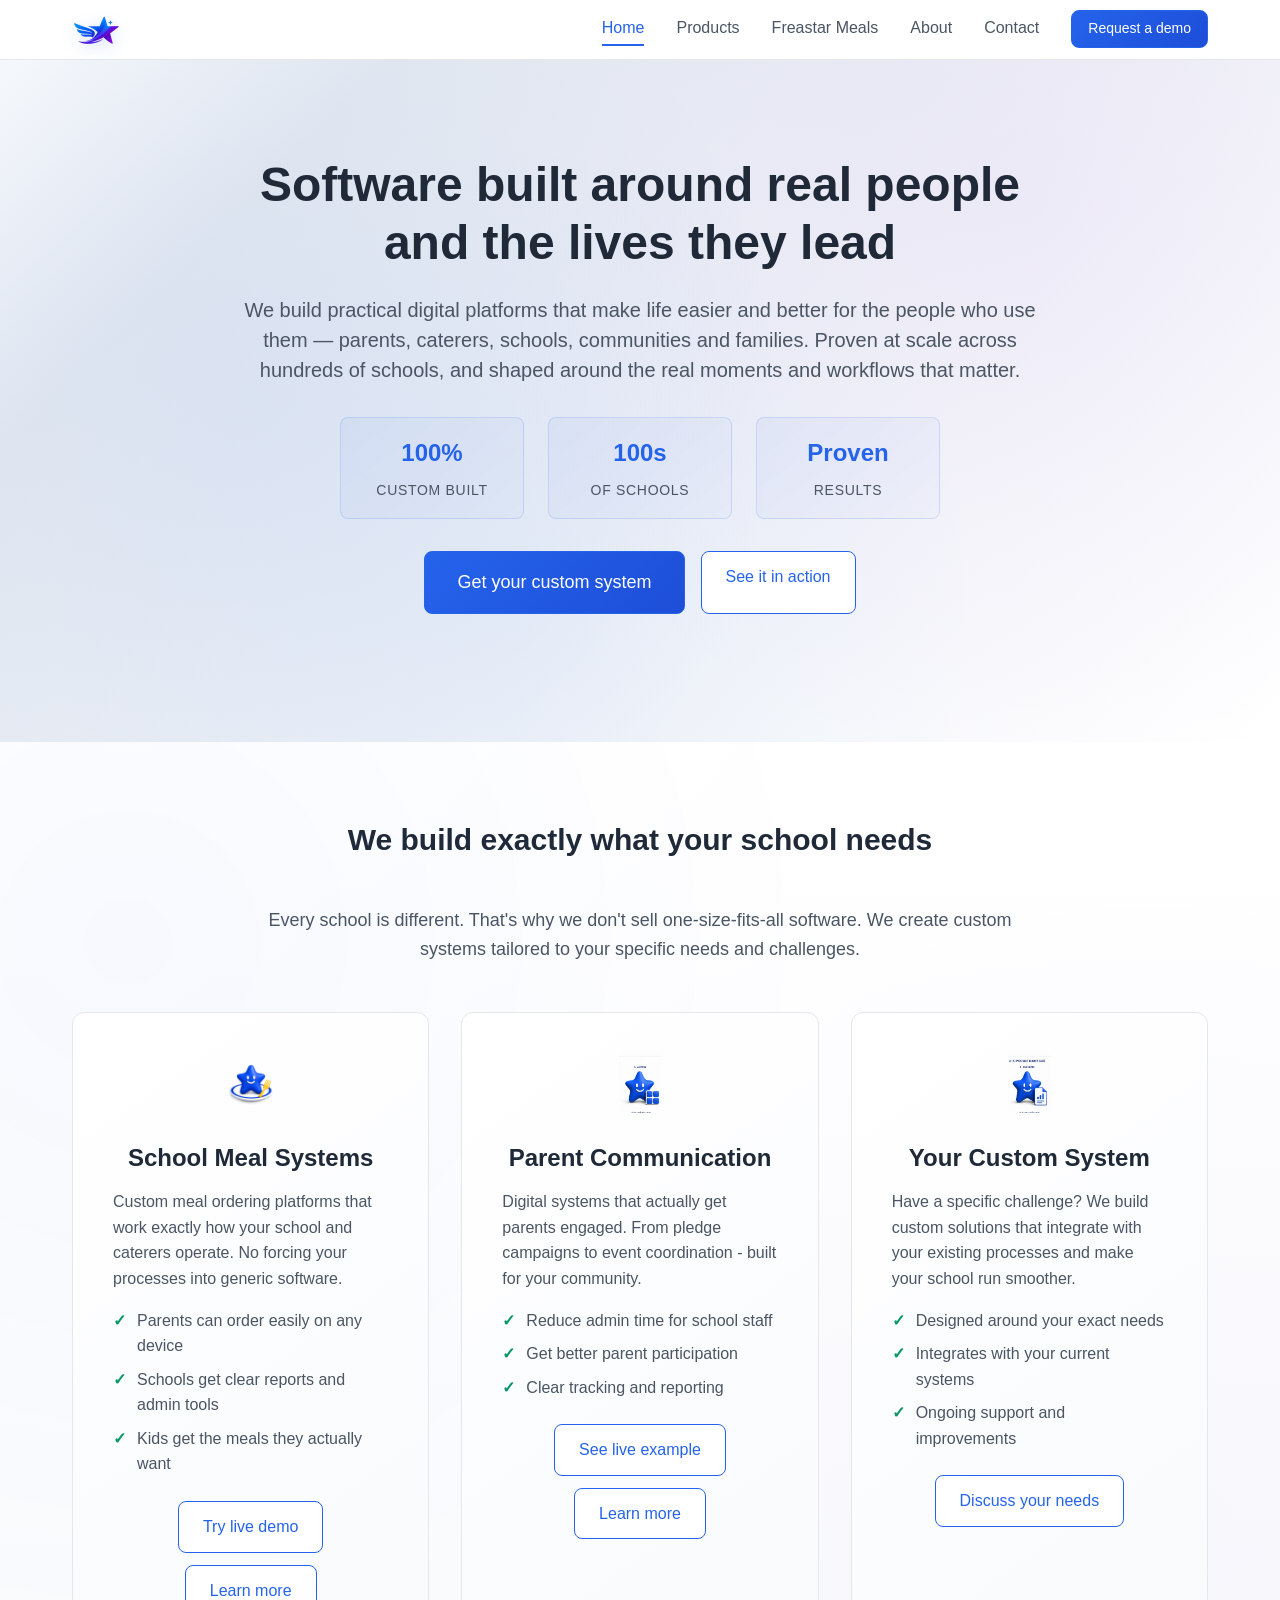
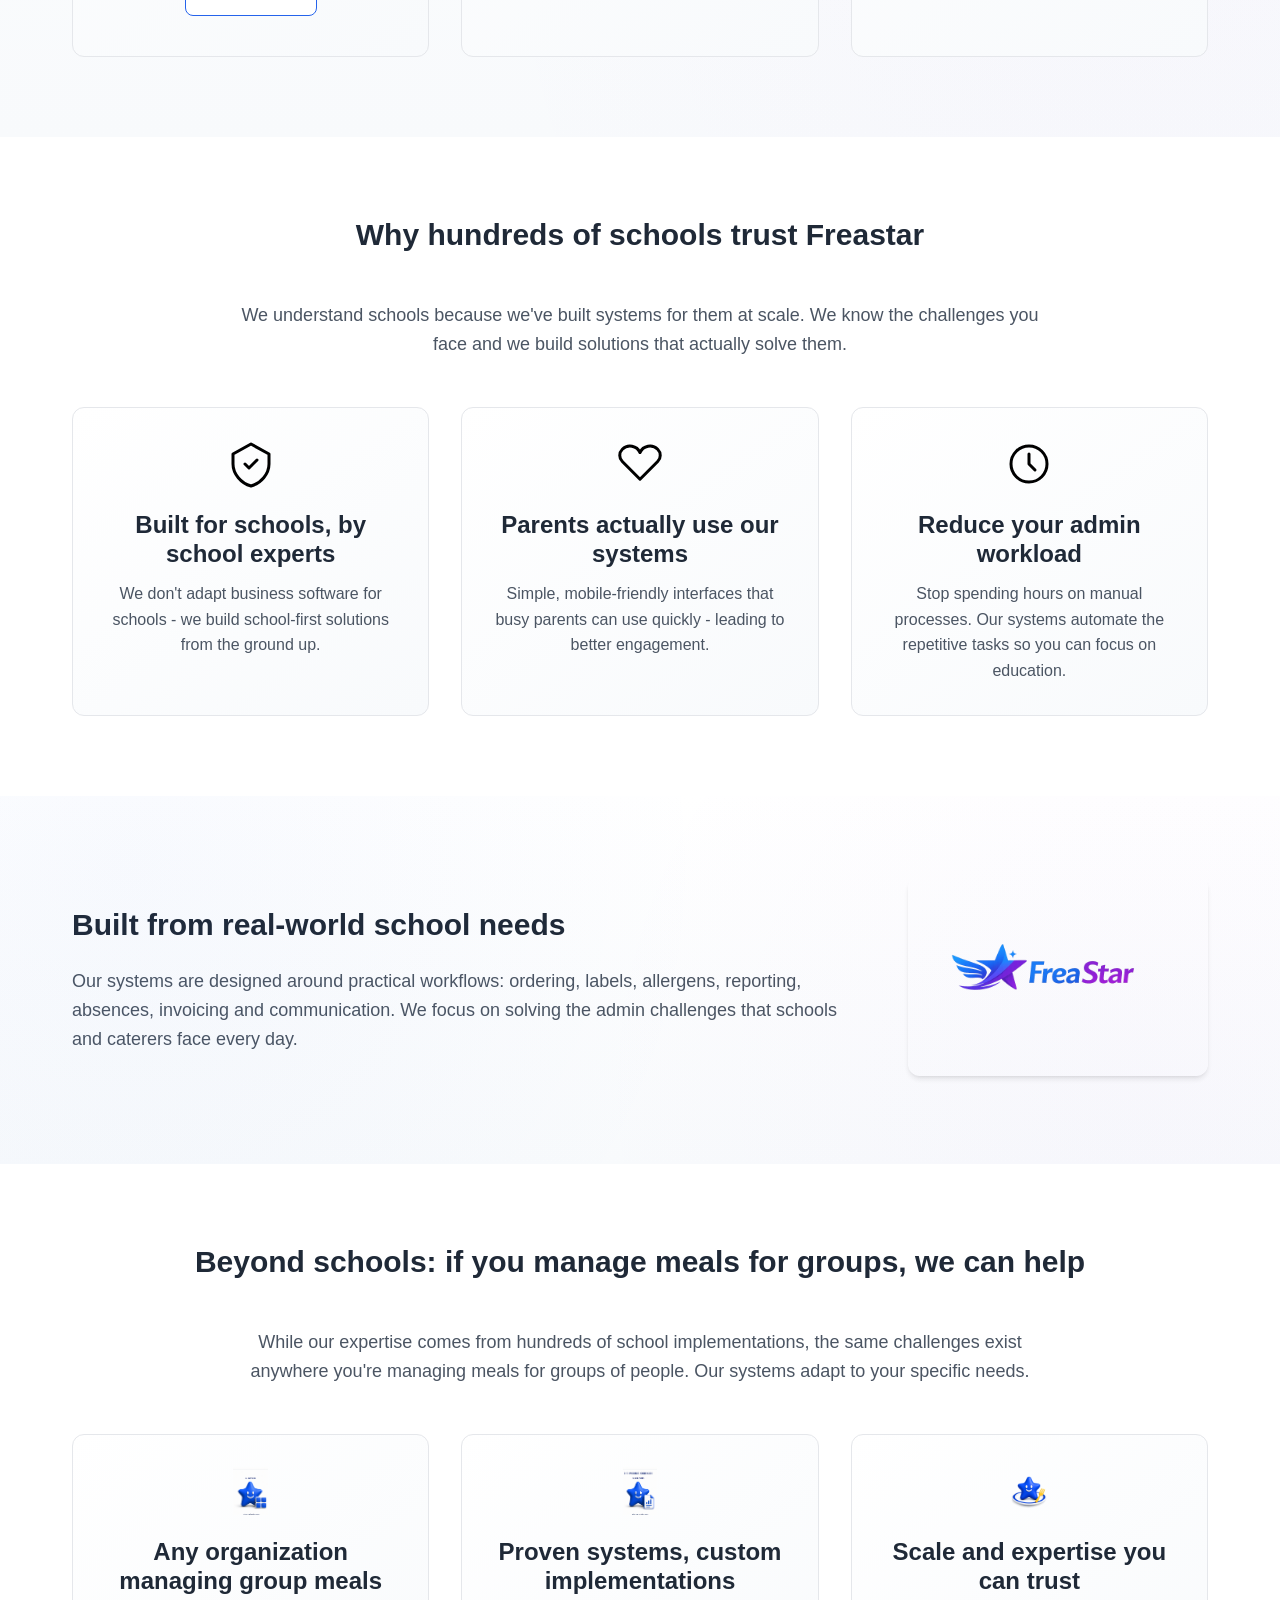
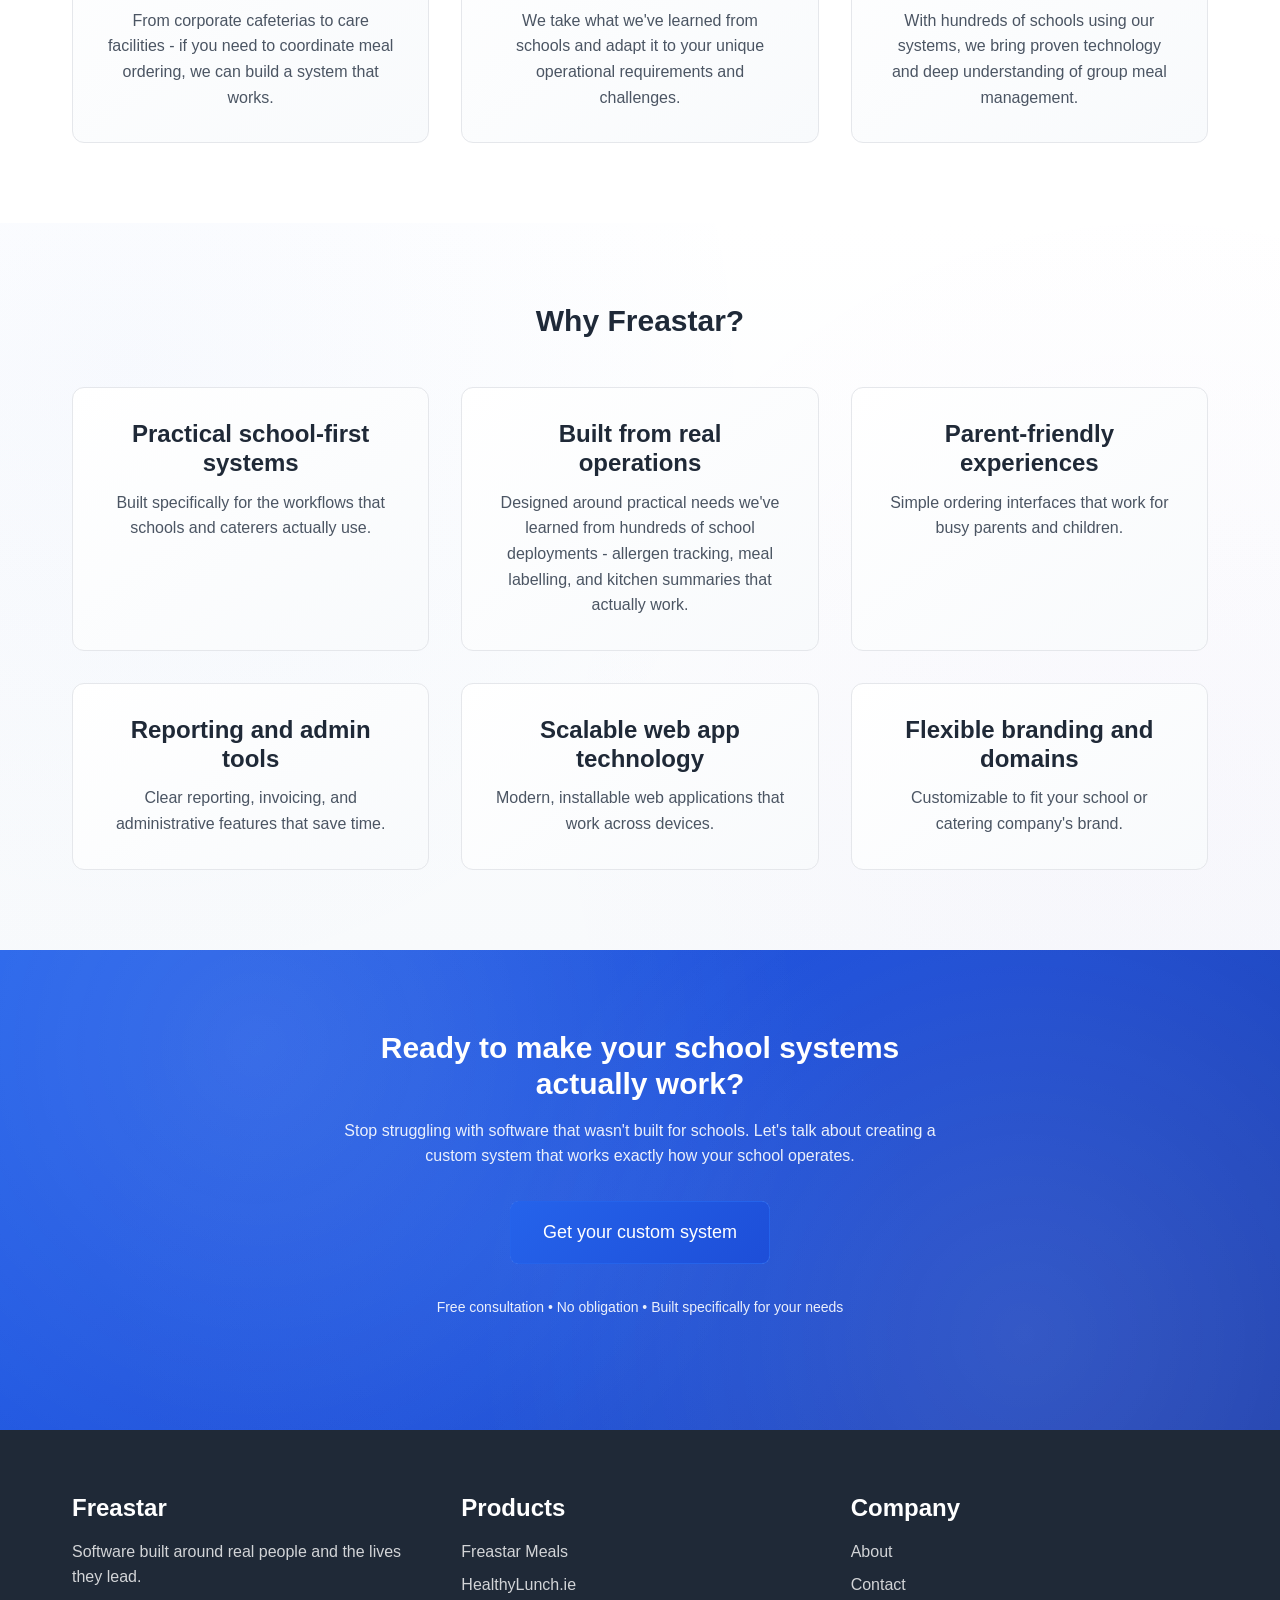
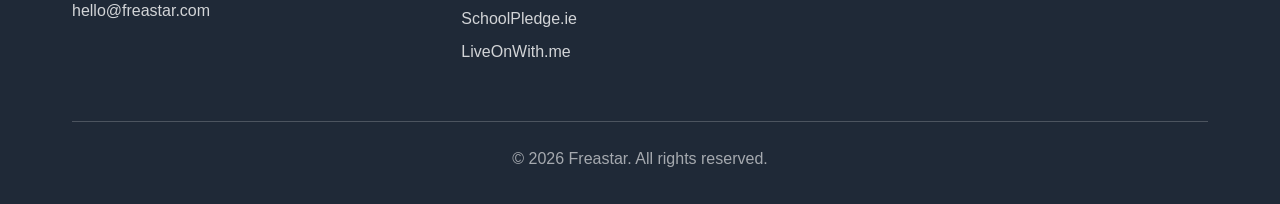
<file: index.html>
<!DOCTYPE html>
<html lang="en">
<head>
    <meta charset="UTF-8">
    <meta name="viewport" content="width=device-width, initial-scale=1.0">
    <title>Freastar - Software built around real people</title>
    <meta name="description" content="Freastar builds practical digital platforms that make life easier and better for the people who use them &mdash; schools, caterers, parents, communities and families.">
    <link rel="canonical" href="https://freastar.com/">

    <!-- Open Graph -->
    <meta property="og:title" content="Freastar - Software built around real people">
    <meta property="og:description" content="Practical digital platforms that make life easier and better for the people who use them &mdash; schools, caterers, parents, communities and families.">
    <meta property="og:type" content="website">
    <meta property="og:url" content="https://freastar.com/">
    <meta property="og:image" content="https://freastar.com/assets/social-preview.png">
    <meta property="og:site_name" content="Freastar">

    <!-- Twitter Card -->
    <meta name="twitter:card" content="summary_large_image">
    <meta name="twitter:title" content="Freastar - Software built around real people">
    <meta name="twitter:description" content="Practical digital platforms that make life easier and better for the people who use them.">
    <meta name="twitter:image" content="https://freastar.com/assets/social-preview.png">
    
    <!-- Favicons -->
    <link rel="icon" type="image/x-icon" href="favicon.ico">
    <link rel="icon" type="image/png" sizes="16x16" href="favicon-16x16.png">
    <link rel="icon" type="image/png" sizes="32x32" href="favicon-32x32.png">
    <link rel="apple-touch-icon" sizes="180x180" href="apple-touch-icon.png">
    <link rel="manifest" href="manifest.json">
    
    <link rel="stylesheet" href="styles.css">
    
    <!-- JSON-LD Structured Data -->
    <script type="application/ld+json">
    {
        "@context": "https://schema.org",
        "@type": "Organization",
        "name": "Freastar",
        "url": "https://freastar.com",
        "description": "Freastar builds practical digital platforms that make life easier and better for the people who use them &mdash; schools, caterers, parents, communities and families.",
        "email": "hello@freastar.com",
        "foundingLocation": {
            "@type": "Place",
            "name": "Ireland"
        },
        "sameAs": [],
        "makesOffer": [
            {
                "@type": "SoftwareApplication",
                "name": "Freastar Meals",
                "description": "The software that lets any local catering company participate in Ireland's Hot School Meals Programme",
                "applicationCategory": "BusinessApplication"
            },
            {
                "@type": "SoftwareApplication",
                "name": "HealthyLunch.ie",
                "description": "Healthy school lunch ordering platform",
                "applicationCategory": "BusinessApplication"
            },
            {
                "@type": "SoftwareApplication",
                "name": "SchoolPledge.ie",
                "description": "Digital pledge pages for schools and communities",
                "applicationCategory": "BusinessApplication"
            },
            {
                "@type": "SoftwareApplication",
                "name": "LiveOnWith.me",
                "description": "A private digital memorial platform for families and funeral directors",
                "applicationCategory": "LifestyleApplication"
            }
        ]
    }
    </script>
    
    <script type="application/ld+json">
    {
        "@context": "https://schema.org",
        "@type": "WebSite",
        "name": "Freastar",
        "url": "https://freastar.com",
        "description": "Software built around real people",
        "publisher": {
            "@type": "Organization",
            "name": "Freastar"
        }
    }
    </script>
</head>
<body>
    <header class="header">
        <nav class="nav container">
            <div class="nav__brand">
                <a href="/" class="nav__logo">
                    <img src="assets/appicon-96.png" alt="Freastar" class="nav__logo-image">
                </a>
            </div>
            <button class="nav__toggle" aria-label="Toggle navigation" aria-expanded="false">
                <span></span>
                <span></span>
                <span></span>
            </button>
            <ul class="nav__menu">
                <li><a href="/" class="nav__link nav__link--active">Home</a></li>
                <li><a href="products.html" class="nav__link">Products</a></li>
                <li><a href="freastar-meals.html" class="nav__link">Freastar Meals</a></li>
                <li><a href="about.html" class="nav__link">About</a></li>
                <li><a href="contact.html" class="nav__link">Contact</a></li>
                <li><a href="contact.html" class="button button--small">Request a demo</a></li>
            </ul>
        </nav>
    </header>

    <main>
        <section class="hero">
            <div class="container">
                <div class="hero__content">
                    <h1 class="hero__title">Software built around real people and the lives they lead</h1>
                    <p class="hero__subtitle">We build practical digital platforms that make life easier and better for the people who use them &mdash; parents, caterers, schools, communities and families. Proven at scale across hundreds of schools, and shaped around the real moments and workflows that matter.</p>
                    <div class="hero__stats">
                        <div class="stat">
                            <span class="stat__number">100%</span>
                            <span class="stat__label">Custom built</span>
                        </div>
                        <div class="stat">
                            <span class="stat__number">100s</span>
                            <span class="stat__label">of schools</span>
                        </div>
                        <div class="stat">
                            <span class="stat__number">Proven</span>
                            <span class="stat__label">results</span>
                        </div>
                    </div>
                    <div class="hero__actions">
                        <a href="contact.html" class="button button--primary button--large">Get your custom system</a>
                        <a href="freastar-meals.html" class="button button--secondary">See it in action</a>
                    </div>
                </div>
            </div>
        </section>

        <section class="section solutions">
            <div class="container">
                <h2 class="section__title">We build exactly what your school needs</h2>
                <p class="section__intro">Every school is different. That's why we don't sell one-size-fits-all software. We create custom systems tailored to your specific needs and challenges.</p>
                
                <div class="card-grid">
                    <div class="solution-card">
                        <div class="solution-card__icon">
                            <img src="icons/3d/star-meals.png" alt="School meals solution" width="60" height="60">
                        </div>
                        <div class="solution-card__content">
                            <h3>School Meal Systems</h3>
                            <p>Custom meal ordering platforms that work exactly how your school and caterers operate. No forcing your processes into generic software.</p>
                            <ul class="solution-card__benefits">
                                <li>Parents can order easily on any device</li>
                                <li>Schools get clear reports and admin tools</li>
                                <li>Kids get the meals they actually want</li>
                            </ul>
                        </div>
                        <div class="solution-card__footer">
                            <a href="https://meals.freastar.com" class="button button--outline" target="_blank" rel="noopener">Try live demo</a>
                            <a href="freastar-meals.html" class="button button--outline">Learn more</a>
                        </div>
                    </div>
                    
                    <div class="solution-card">
                        <div class="solution-card__icon">
                            <img src="icons/3d/star-admin.png" alt="Parent communication solution" width="60" height="60">
                        </div>
                        <div class="solution-card__content">
                            <h3>Parent Communication</h3>
                            <p>Digital systems that actually get parents engaged. From pledge campaigns to event coordination - built for your community.</p>
                            <ul class="solution-card__benefits">
                                <li>Reduce admin time for school staff</li>
                                <li>Get better parent participation</li>
                                <li>Clear tracking and reporting</li>
                            </ul>
                        </div>
                        <div class="solution-card__footer">
                            <a href="https://schoolpledge.ie" class="button button--outline" target="_blank" rel="noopener">See live example</a>
                            <a href="schoolpledge.html" class="button button--outline">Learn more</a>
                        </div>
                    </div>
                    
                    <div class="solution-card">
                        <div class="solution-card__icon">
                            <img src="icons/3d/star-reports.png" alt="Custom school solution" width="60" height="60">
                        </div>
                        <div class="solution-card__content">
                            <h3>Your Custom System</h3>
                            <p>Have a specific challenge? We build custom solutions that integrate with your existing processes and make your school run smoother.</p>
                            <ul class="solution-card__benefits">
                                <li>Designed around your exact needs</li>
                                <li>Integrates with your current systems</li>
                                <li>Ongoing support and improvements</li>
                            </ul>
                        </div>
                        <div class="solution-card__footer">
                            <a href="contact.html" class="button button--outline">Discuss your needs</a>
                        </div>
                    </div>
                </div>
            </div>
        </section>

        <section class="section why-choose">
            <div class="container">
                <h2 class="section__title">Why hundreds of schools trust Freastar</h2>
                <p class="section__intro">We understand schools because we've built systems for them at scale. We know the challenges you face and we build solutions that actually solve them.</p>
                
                <div class="card-grid card-grid--three">
                    <div class="feature-card">
                        <div class="feature-card__icon">
                            <img src="icons/badge/trusted-by-schools.svg" alt="Trusted by schools" width="48" height="48">
                        </div>
                        <h3>Built for schools, by school experts</h3>
                        <p>We don't adapt business software for schools - we build school-first solutions from the ground up.</p>
                    </div>
                    
                    <div class="feature-card">
                        <div class="feature-card__icon">
                            <img src="icons/badge/loved-by-parents.svg" alt="Loved by parents" width="48" height="48">
                        </div>
                        <h3>Parents actually use our systems</h3>
                        <p>Simple, mobile-friendly interfaces that busy parents can use quickly - leading to better engagement.</p>
                    </div>
                    
                    <div class="feature-card">
                        <div class="feature-card__icon">
                            <img src="icons/badge/save-time.svg" alt="Save time" width="48" height="48">
                        </div>
                        <h3>Reduce your admin workload</h3>
                        <p>Stop spending hours on manual processes. Our systems automate the repetitive tasks so you can focus on education.</p>
                    </div>
                </div>
            </div>
        </section>

        <section class="section real-world">
            <div class="container">
                <div class="section__content">
                    <div class="section__text">
                        <h2 class="section__title">Built from real-world school needs</h2>
                        <p class="section__intro">Our systems are designed around practical workflows: ordering, labels, allergens, reporting, absences, invoicing and communication. We focus on solving the admin challenges that schools and caterers face every day.</p>
                    </div>
                    <div class="section__visual">
                        <img src="assets/freastar-logo-live.png" alt="Freastar in action" class="section__image">
                    </div>
                </div>
            </div>
        </section>

        <section class="section beyond-schools">
            <div class="container">
                <h2 class="section__title">Beyond schools: if you manage meals for groups, we can help</h2>
                <p class="section__intro">While our expertise comes from hundreds of school implementations, the same challenges exist anywhere you're managing meals for groups of people. Our systems adapt to your specific needs.</p>
                
                <div class="card-grid card-grid--three">
                    <div class="feature-card">
                        <div class="feature-card__icon">
                            <img src="icons/3d/star-admin.png" alt="Any organization icon" width="48" height="48">
                        </div>
                        <h3>Any organization managing group meals</h3>
                        <p>From corporate cafeterias to care facilities - if you need to coordinate meal ordering, we can build a system that works.</p>
                    </div>
                    
                    <div class="feature-card">
                        <div class="feature-card__icon">
                            <img src="icons/3d/star-reports.png" alt="Custom solutions icon" width="48" height="48">
                        </div>
                        <h3>Proven systems, custom implementations</h3>
                        <p>We take what we've learned from schools and adapt it to your unique operational requirements and challenges.</p>
                    </div>
                    
                    <div class="feature-card">
                        <div class="feature-card__icon">
                            <img src="icons/3d/star-meals.png" alt="Scale and expertise icon" width="48" height="48">
                        </div>
                        <h3>Scale and expertise you can trust</h3>
                        <p>With hundreds of schools using our systems, we bring proven technology and deep understanding of group meal management.</p>
                    </div>
                </div>
            </div>
        </section>

        <section class="section why-freastar">
            <div class="container">
                <h2 class="section__title">Why Freastar?</h2>
                <div class="card-grid card-grid--two">
                    <div class="feature-card">
                        <h3>Practical school-first systems</h3>
                        <p>Built specifically for the workflows that schools and caterers actually use.</p>
                    </div>
                    
                    <div class="feature-card">
                        <h3>Built from real operations</h3>
                        <p>Designed around practical needs we've learned from hundreds of school deployments - allergen tracking, meal labelling, and kitchen summaries that actually work.</p>
                    </div>
                    
                    <div class="feature-card">
                        <h3>Parent-friendly experiences</h3>
                        <p>Simple ordering interfaces that work for busy parents and children.</p>
                    </div>
                    
                    <div class="feature-card">
                        <h3>Reporting and admin tools</h3>
                        <p>Clear reporting, invoicing, and administrative features that save time.</p>
                    </div>
                    
                    <div class="feature-card">
                        <h3>Scalable web app technology</h3>
                        <p>Modern, installable web applications that work across devices.</p>
                    </div>
                    
                    <div class="feature-card">
                        <h3>Flexible branding and domains</h3>
                        <p>Customizable to fit your school or catering company's brand.</p>
                    </div>
                </div>
            </div>
        </section>

        <section class="section cta">
            <div class="container">
                <div class="cta__content">
                    <h2>Ready to make your school systems actually work?</h2>
                    <p>Stop struggling with software that wasn't built for schools. Let's talk about creating a custom system that works exactly how your school operates.</p>
                    <div class="cta__actions">
                        <a href="contact.html" class="button button--primary button--large">Get your custom system</a>
                        <p class="cta__note">Free consultation • No obligation • Built specifically for your needs</p>
                    </div>
                </div>
            </div>
        </section>
    </main>

    <footer class="footer">
        <div class="container">
            <div class="footer__content">
                <div class="footer__section">
                    <h3>Freastar</h3>
                    <p>Software built around real people and the lives they lead.</p>
                    <p><a href="mailto:hello@freastar.com">hello@freastar.com</a></p>
                </div>
                
                <div class="footer__section">
                    <h3>Products</h3>
                    <ul>
                        <li><a href="freastar-meals.html">Freastar Meals</a></li>
                        <li><a href="healthylunch.html">HealthyLunch.ie</a></li>
                        <li><a href="schoolpledge.html">SchoolPledge.ie</a></li>
                        <li><a href="liveonwithme.html">LiveOnWith.me</a></li>
                    </ul>
                </div>
                
                <div class="footer__section">
                    <h3>Company</h3>
                    <ul>
                        <li><a href="about.html">About</a></li>
                        <li><a href="contact.html">Contact</a></li>
                    </ul>
                </div>
            </div>
            
            <div class="footer__bottom">
                <p>&copy; 2026 Freastar. All rights reserved.</p>
            </div>
        </div>
    </footer>

    <script src="script.js"></script>
</body>
</html>
</file>
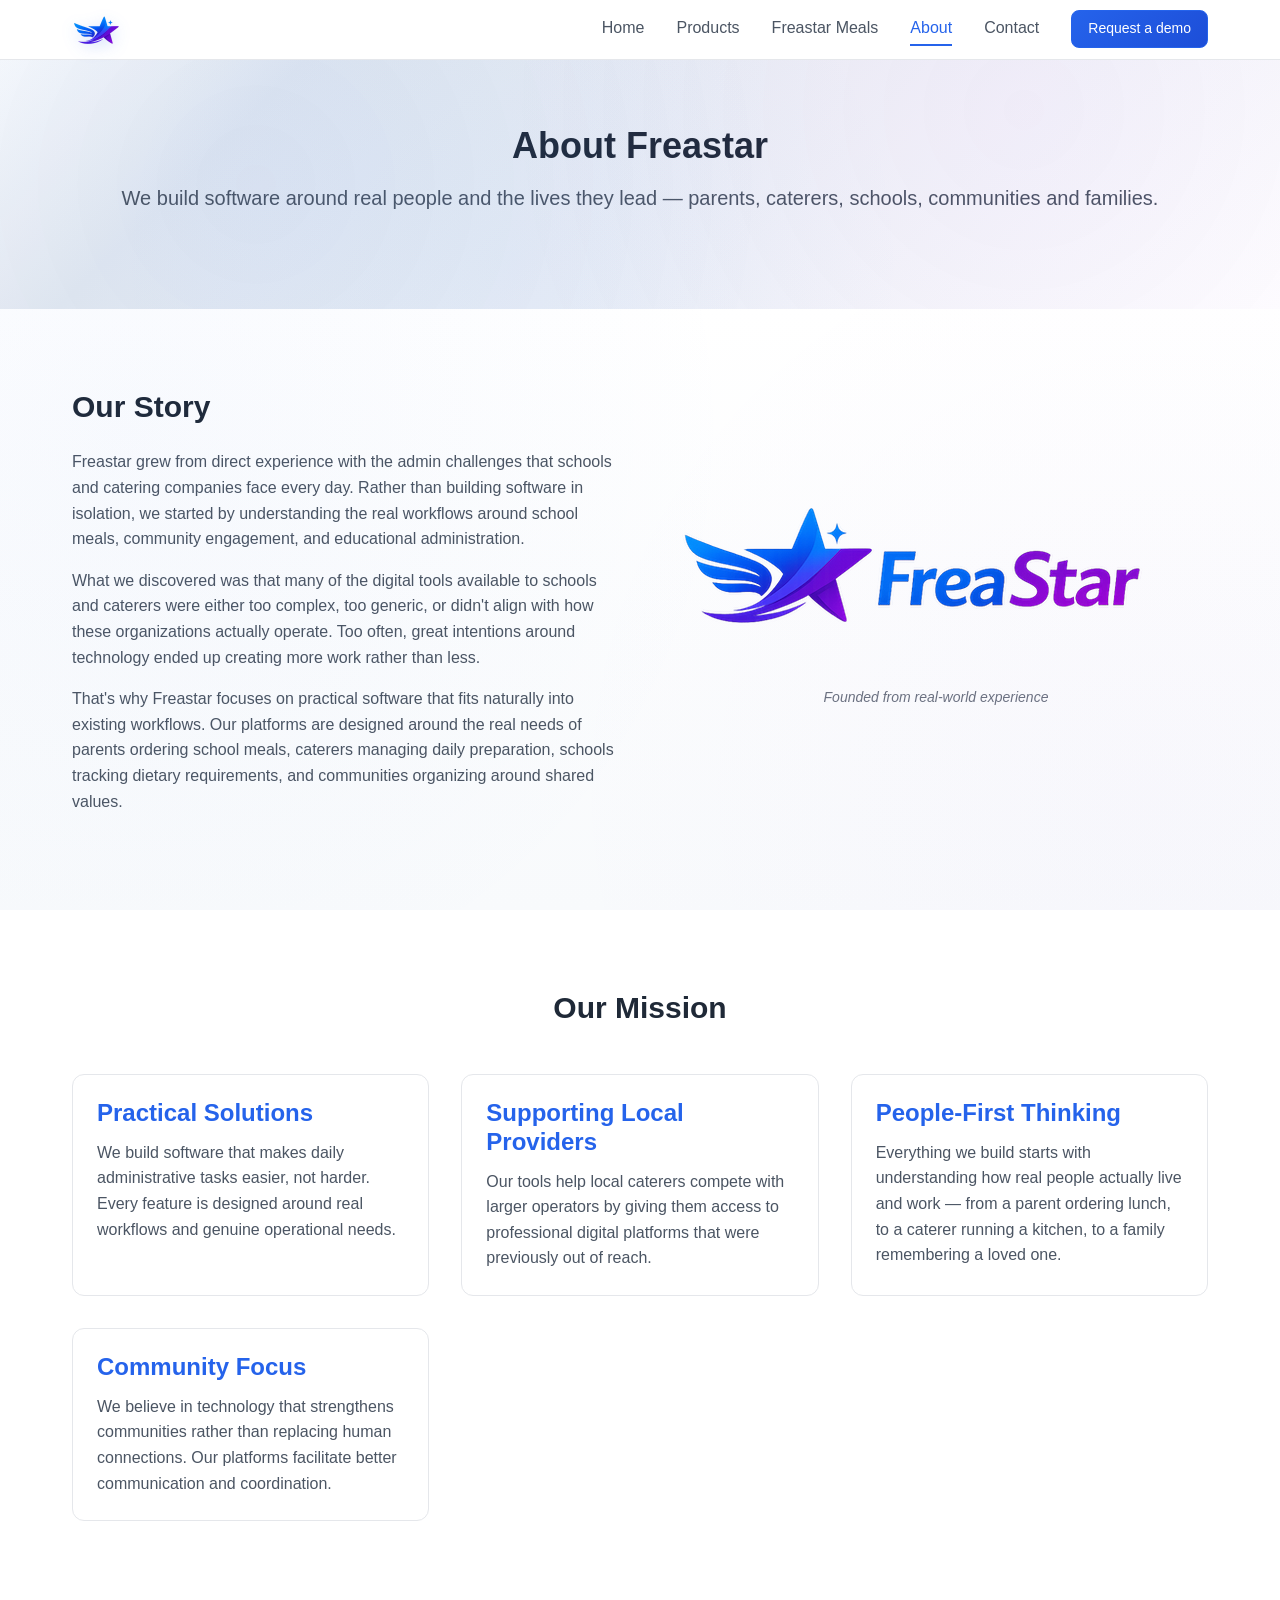
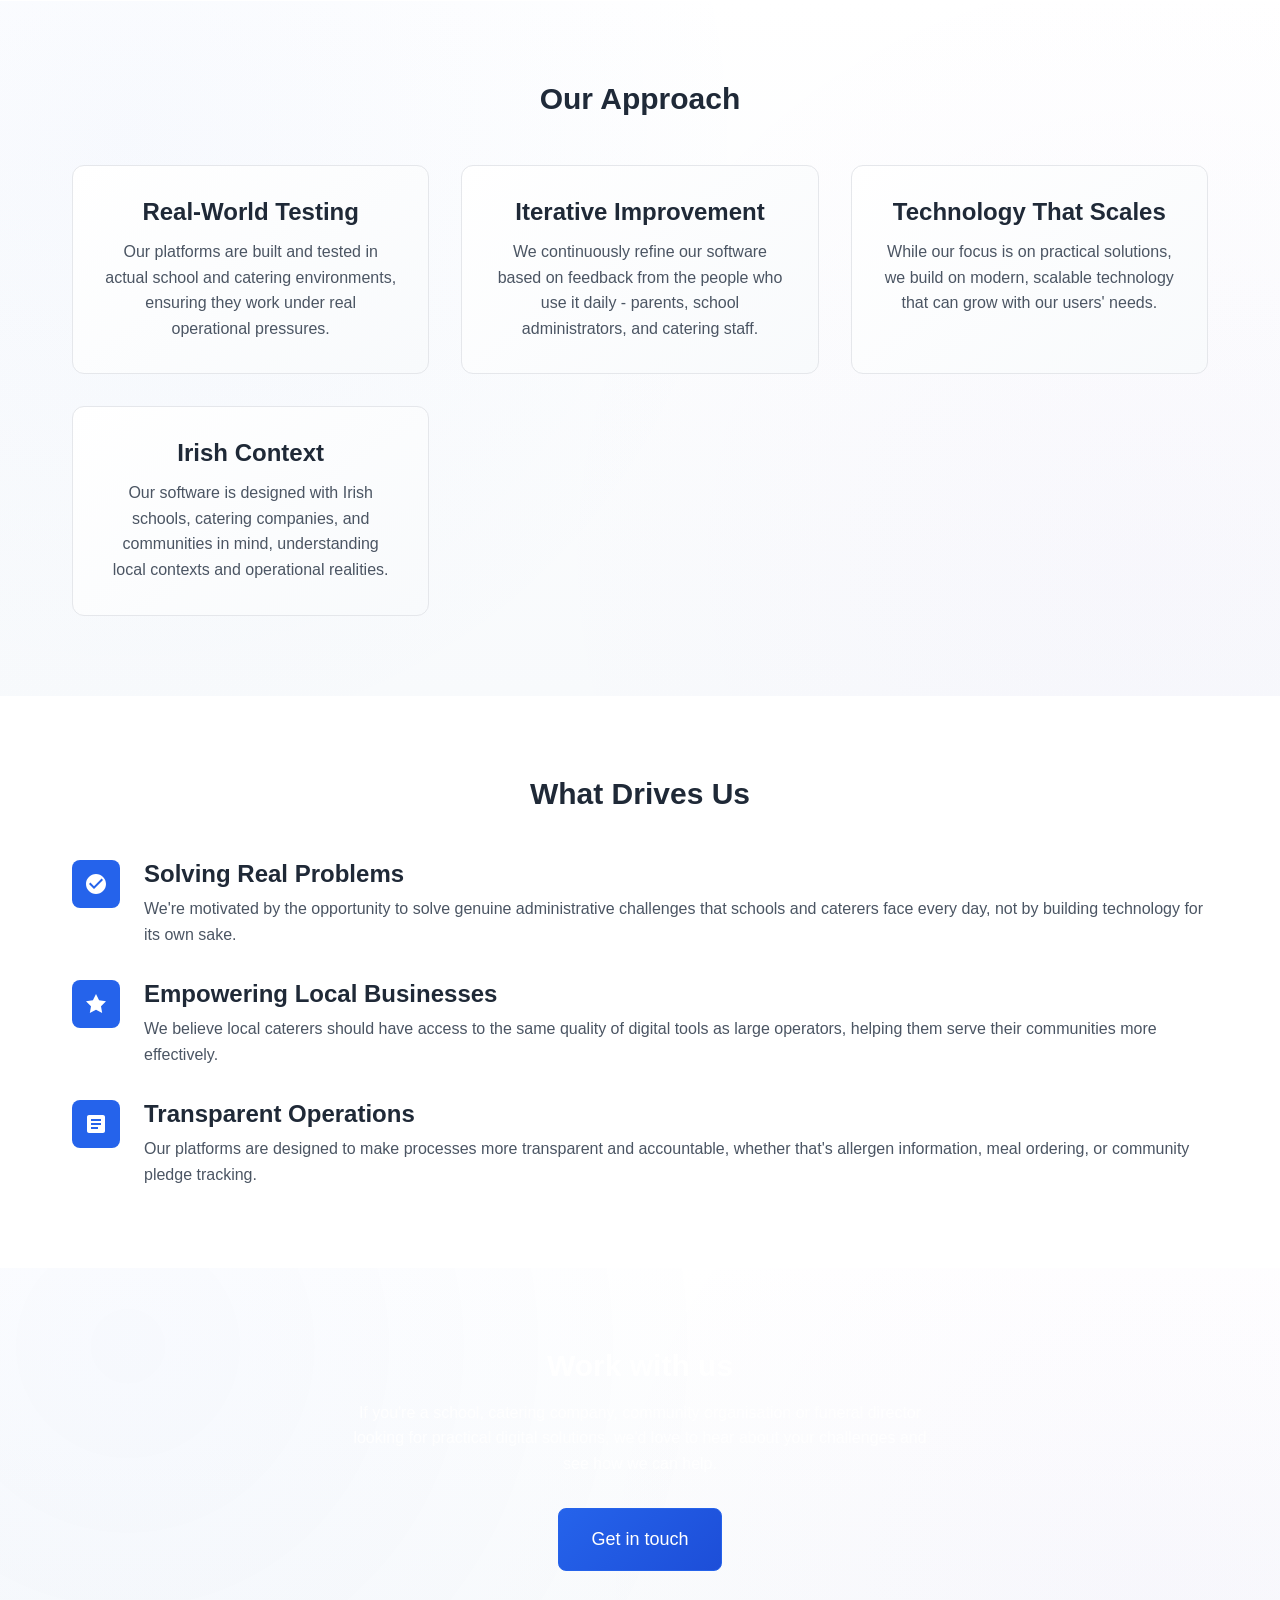
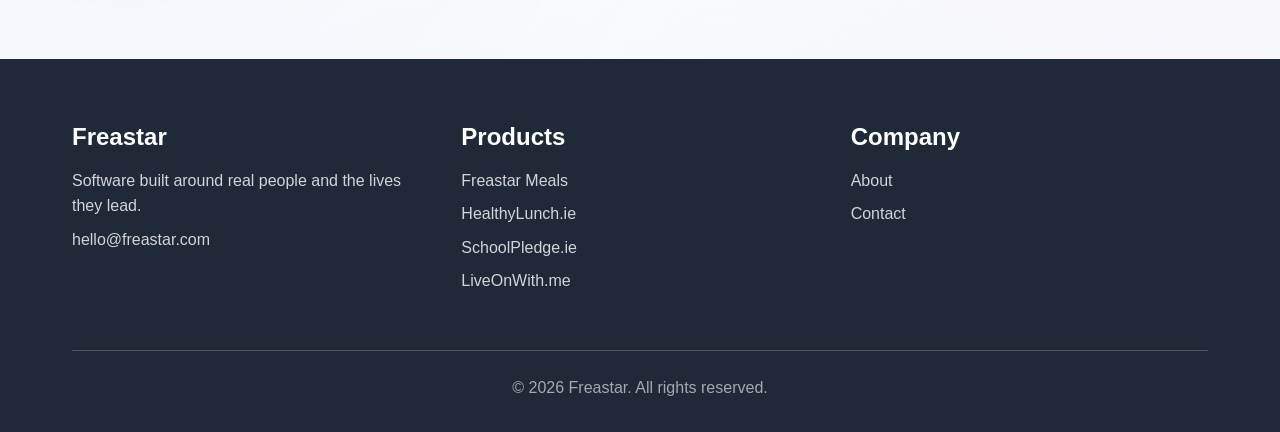
<file: about.html>
<!DOCTYPE html>
<html lang="en">
<head>
    <meta charset="UTF-8">
    <meta name="viewport" content="width=device-width, initial-scale=1.0">
    <title>About - Freastar</title>
    <meta name="description" content="Freastar builds software around real people and the lives they lead &mdash; parents, caterers, schools, communities and families. Founded from real-world workflows, proven at scale across hundreds of schools.">
    <link rel="canonical" href="https://freastar.com/about.html">

    <!-- Open Graph -->
    <meta property="og:title" content="About - Freastar">
    <meta property="og:description" content="Freastar builds software around real people and the lives they lead &mdash; parents, caterers, schools, communities and families.">
    <meta property="og:type" content="website">
    <meta property="og:url" content="https://freastar.com/about.html">

    <!-- Twitter Card -->
    <meta name="twitter:card" content="summary">
    <meta name="twitter:title" content="About - Freastar">
    <meta name="twitter:description" content="Software built around real people and the lives they lead.">
    
    <!-- Favicons -->
    <link rel="icon" type="image/x-icon" href="favicon.ico">
    <link rel="icon" type="image/png" sizes="16x16" href="favicon-16x16.png">
    <link rel="icon" type="image/png" sizes="32x32" href="favicon-32x32.png">
    <link rel="apple-touch-icon" sizes="180x180" href="apple-touch-icon.png">
    <link rel="manifest" href="manifest.json">
    
    <link rel="stylesheet" href="styles.css">
</head>
<body>
    <header class="header">
        <nav class="nav container">
            <div class="nav__brand">
                <a href="/" class="nav__logo">
                    <img src="assets/appicon-96.png" alt="Freastar" class="nav__logo-image">
                </a>
            </div>
            <button class="nav__toggle" aria-label="Toggle navigation" aria-expanded="false">
                <span></span>
                <span></span>
                <span></span>
            </button>
            <ul class="nav__menu">
                <li><a href="/" class="nav__link">Home</a></li>
                <li><a href="products.html" class="nav__link">Products</a></li>
                <li><a href="freastar-meals.html" class="nav__link">Freastar Meals</a></li>
                <li><a href="about.html" class="nav__link nav__link--active">About</a></li>
                <li><a href="contact.html" class="nav__link">Contact</a></li>
                <li><a href="contact.html" class="button button--small">Request a demo</a></li>
            </ul>
        </nav>
    </header>

    <main>
        <section class="hero hero--page">
            <div class="container">
                <h1>About Freastar</h1>
                <p class="hero__subtitle">We build software around real people and the lives they lead &mdash; parents, caterers, schools, communities and families.</p>
            </div>
        </section>

        <section class="section story">
            <div class="container">
                <div class="content-split">
                    <div class="content-split__text">
                        <h2>Our Story</h2>
                        <p>Freastar grew from direct experience with the admin challenges that schools and catering companies face every day. Rather than building software in isolation, we started by understanding the real workflows around school meals, community engagement, and educational administration.</p>
                        
                        <p>What we discovered was that many of the digital tools available to schools and caterers were either too complex, too generic, or didn't align with how these organizations actually operate. Too often, great intentions around technology ended up creating more work rather than less.</p>
                        
                        <p>That's why Freastar focuses on practical software that fits naturally into existing workflows. Our platforms are designed around the real needs of parents ordering school meals, caterers managing daily preparation, schools tracking dietary requirements, and communities organizing around shared values.</p>
                    </div>
                    <div class="content-split__visual">
                        <img src="assets/freastar-logo-no-padding.png" alt="Freastar - Founded from real-world experience" class="content-split__image">
                        <p class="visual-caption">Founded from real-world experience</p>
                    </div>
                </div>
            </div>
        </section>

        <section class="section mission">
            <div class="container">
                <h2 class="section__title">Our Mission</h2>
                <div class="mission-grid">
                    <div class="mission-card">
                        <h3>Practical Solutions</h3>
                        <p>We build software that makes daily administrative tasks easier, not harder. Every feature is designed around real workflows and genuine operational needs.</p>
                    </div>
                    
                    <div class="mission-card">
                        <h3>Supporting Local Providers</h3>
                        <p>Our tools help local caterers compete with larger operators by giving them access to professional digital platforms that were previously out of reach.</p>
                    </div>
                    
                    <div class="mission-card">
                        <h3>People-First Thinking</h3>
                        <p>Everything we build starts with understanding how real people actually live and work &mdash; from a parent ordering lunch, to a caterer running a kitchen, to a family remembering a loved one.</p>
                    </div>
                    
                    <div class="mission-card">
                        <h3>Community Focus</h3>
                        <p>We believe in technology that strengthens communities rather than replacing human connections. Our platforms facilitate better communication and coordination.</p>
                    </div>
                </div>
            </div>
        </section>

        <section class="section approach">
            <div class="container">
                <h2 class="section__title">Our Approach</h2>
                <div class="card-grid card-grid--two">
                    <div class="feature-card">
                        <h3>Real-World Testing</h3>
                        <p>Our platforms are built and tested in actual school and catering environments, ensuring they work under real operational pressures.</p>
                    </div>
                    
                    <div class="feature-card">
                        <h3>Iterative Improvement</h3>
                        <p>We continuously refine our software based on feedback from the people who use it daily - parents, school administrators, and catering staff.</p>
                    </div>
                    
                    <div class="feature-card">
                        <h3>Technology That Scales</h3>
                        <p>While our focus is on practical solutions, we build on modern, scalable technology that can grow with our users' needs.</p>
                    </div>
                    
                    <div class="feature-card">
                        <h3>Irish Context</h3>
                        <p>Our software is designed with Irish schools, catering companies, and communities in mind, understanding local contexts and operational realities.</p>
                    </div>
                </div>
            </div>
        </section>

        <section class="section values">
            <div class="container">
                <h2 class="section__title">What Drives Us</h2>
                <div class="values-list">
                    <div class="value-item">
                        <div class="value-item__icon">
                            <svg viewBox="0 0 24 24" aria-hidden="true">
                                <path d="M12 2C6.48 2 2 6.48 2 12s4.48 10 10 10 10-4.48 10-10S17.52 2 12 2zm-2 15l-5-5 1.41-1.41L10 14.17l7.59-7.59L19 8l-9 9z"/>
                            </svg>
                        </div>
                        <div class="value-item__content">
                            <h3>Solving Real Problems</h3>
                            <p>We're motivated by the opportunity to solve genuine administrative challenges that schools and caterers face every day, not by building technology for its own sake.</p>
                        </div>
                    </div>
                    
                    <div class="value-item">
                        <div class="value-item__icon">
                            <svg viewBox="0 0 24 24" aria-hidden="true">
                                <path d="M12 2l3.09 6.26L22 9.27l-5 4.87 1.18 6.88L12 17.77l-6.18 3.25L7 14.14 2 9.27l6.91-1.01L12 2z"/>
                            </svg>
                        </div>
                        <div class="value-item__content">
                            <h3>Empowering Local Businesses</h3>
                            <p>We believe local caterers should have access to the same quality of digital tools as large operators, helping them serve their communities more effectively.</p>
                        </div>
                    </div>
                    
                    <div class="value-item">
                        <div class="value-item__icon">
                            <svg viewBox="0 0 24 24" aria-hidden="true">
                                <path d="M19 3H5c-1.1 0-2 .9-2 2v14c0 1.1.9 2 2 2h14c1.1 0 2-.9 2-2V5c0-1.1-.9-2-2-2zm-5 14H7v-2h7v2zm3-4H7v-2h10v2zm0-4H7V7h10v2z"/>
                            </svg>
                        </div>
                        <div class="value-item__content">
                            <h3>Transparent Operations</h3>
                            <p>Our platforms are designed to make processes more transparent and accountable, whether that's allergen information, meal ordering, or community pledge tracking.</p>
                        </div>
                    </div>
                </div>
            </div>
        </section>

        <section class="section cta">
            <div class="container">
                <div class="cta__content">
                    <h2>Work with us</h2>
                    <p>If you're a school, catering company, community organisation or funeral director looking for practical digital solutions, we'd love to hear about your challenges and see how we can help.</p>
                    <a href="contact.html" class="button button--primary button--large">Get in touch</a>
                </div>
            </div>
        </section>
    </main>

    <footer class="footer">
        <div class="container">
            <div class="footer__content">
                <div class="footer__section">
                    <h3>Freastar</h3>
                    <p>Software built around real people and the lives they lead.</p>
                    <p><a href="mailto:hello@freastar.com">hello@freastar.com</a></p>
                </div>
                
                <div class="footer__section">
                    <h3>Products</h3>
                    <ul>
                        <li><a href="freastar-meals.html">Freastar Meals</a></li>
                        <li><a href="healthylunch.html">HealthyLunch.ie</a></li>
                        <li><a href="schoolpledge.html">SchoolPledge.ie</a></li>
                        <li><a href="liveonwithme.html">LiveOnWith.me</a></li>
                    </ul>
                </div>
                
                <div class="footer__section">
                    <h3>Company</h3>
                    <ul>
                        <li><a href="about.html">About</a></li>
                        <li><a href="contact.html">Contact</a></li>
                    </ul>
                </div>
            </div>
            
            <div class="footer__bottom">
                <p>&copy; 2026 Freastar. All rights reserved.</p>
            </div>
        </div>
    </footer>

    <script src="script.js"></script>
</body>
</html>
</file>
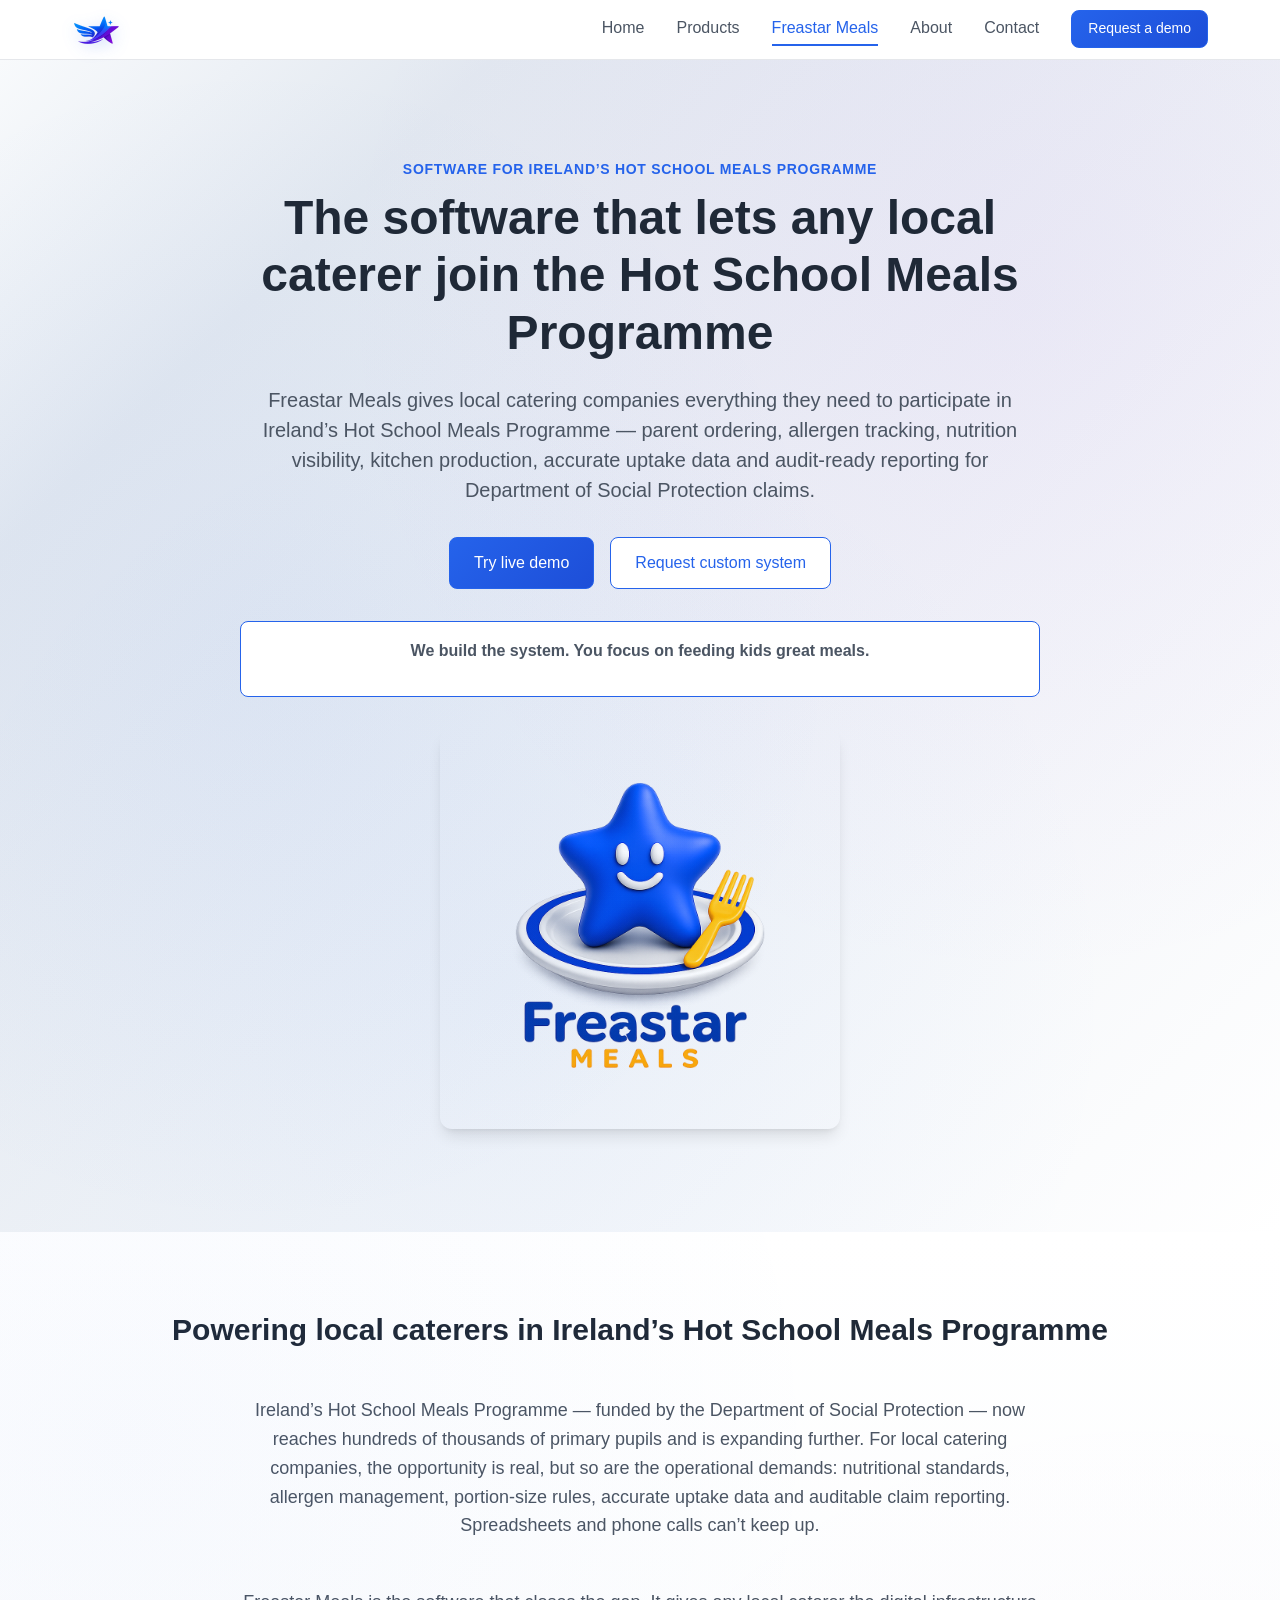
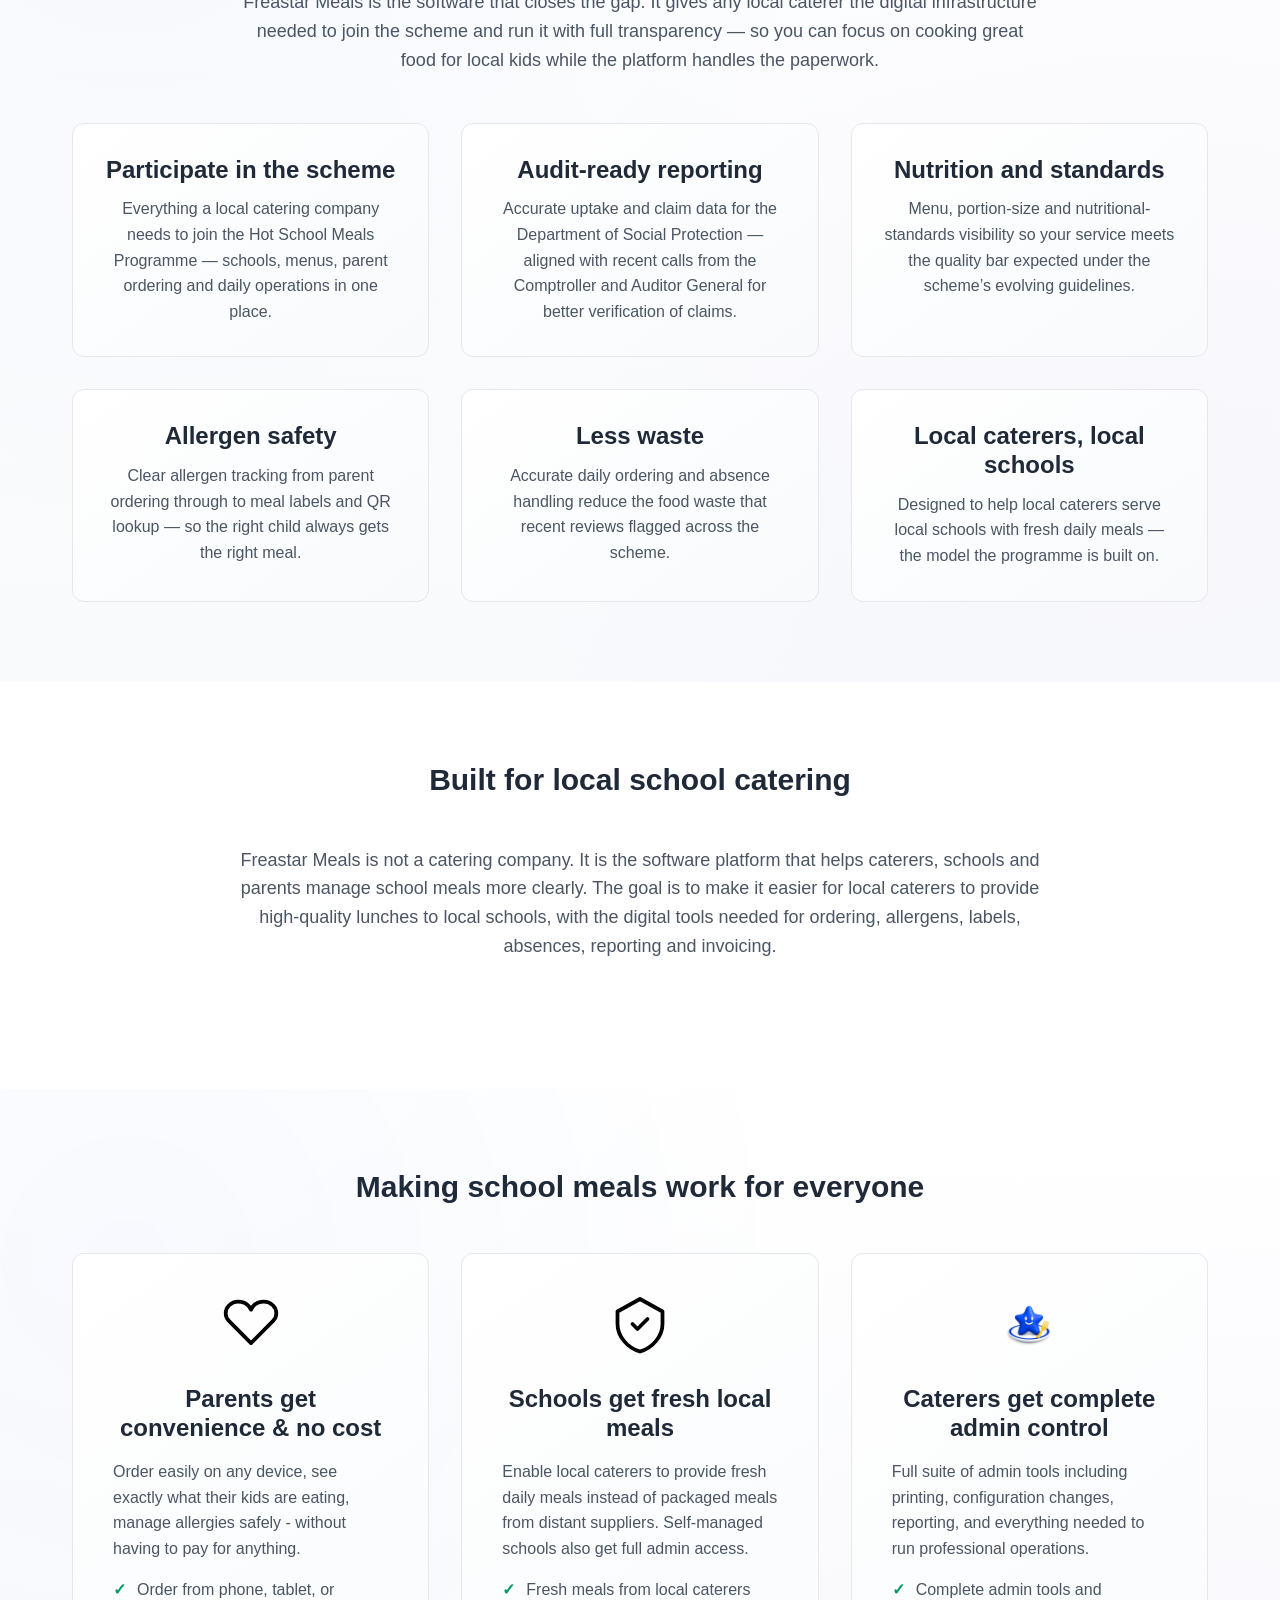
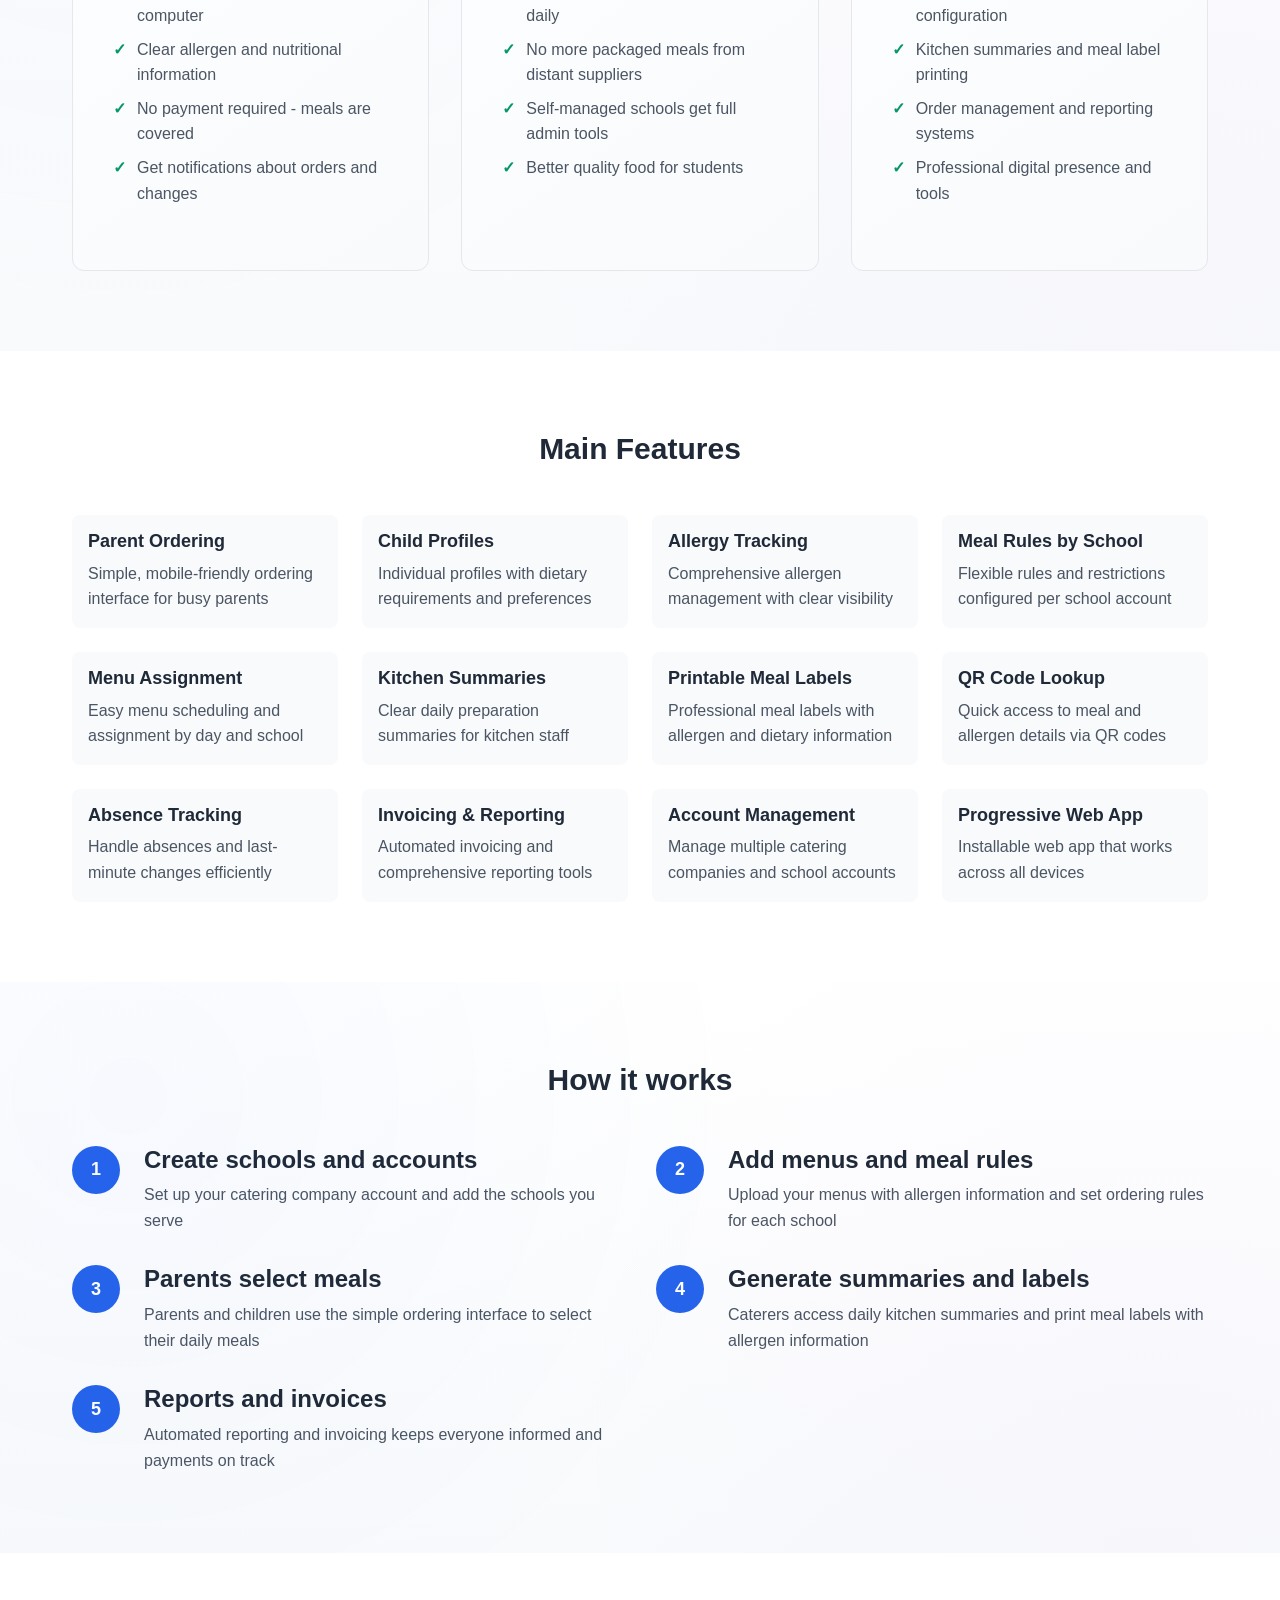
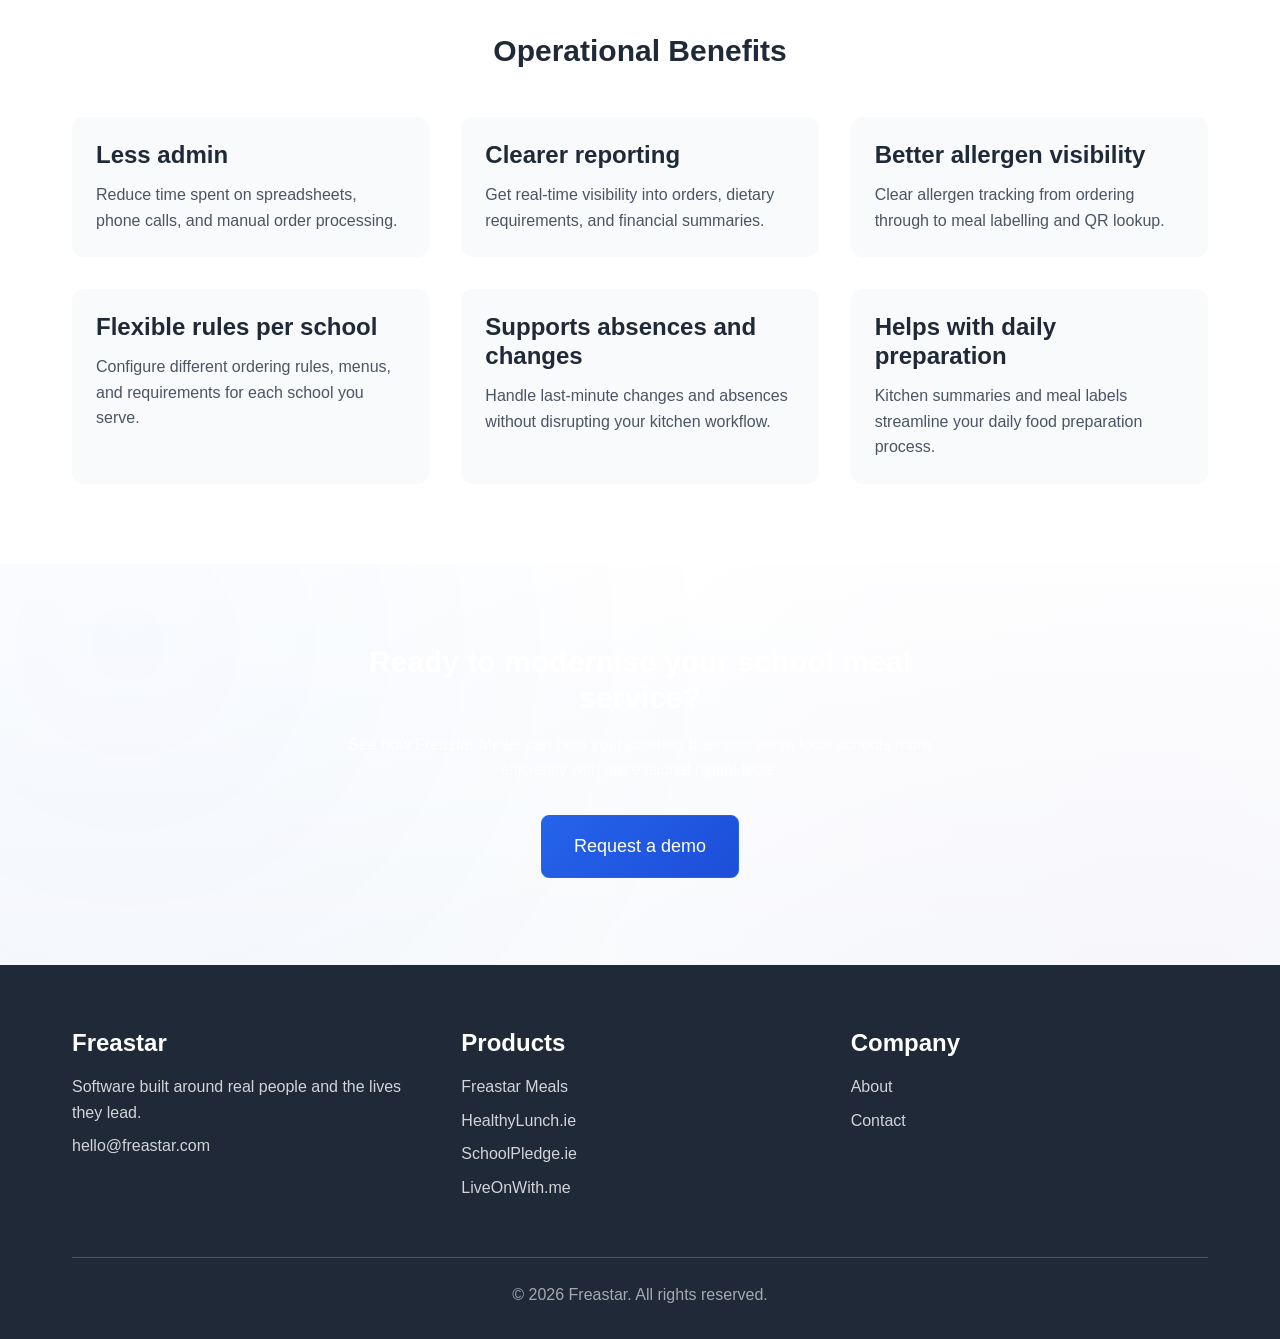
<file: freastar-meals.html>
<!DOCTYPE html>
<html lang="en">
<head>
    <meta charset="UTF-8">
    <meta name="viewport" content="width=device-width, initial-scale=1.0">
    <title>Freastar Meals - Software for Ireland's Hot School Meals Programme</title>
    <meta name="description" content="Freastar Meals is the end-to-end software platform that lets any local catering company participate in Ireland's Hot School Meals Programme &mdash; with ordering, allergens, nutrition, kitchen production and DSP-ready reporting.">
    <link rel="canonical" href="https://freastar.com/freastar-meals.html">

    <!-- Open Graph -->
    <meta property="og:title" content="Freastar Meals - Software for Ireland's Hot School Meals Programme">
    <meta property="og:description" content="The platform that lets any local caterer join Ireland's Hot School Meals Programme. Parent ordering, allergens, nutrition, kitchen production and DSP-ready reporting.">
    <meta property="og:type" content="website">
    <meta property="og:url" content="https://freastar.com/freastar-meals.html">

    <!-- Twitter Card -->
    <meta name="twitter:card" content="summary_large_image">
    <meta name="twitter:title" content="Freastar Meals - Software for Ireland's Hot School Meals Programme">
    <meta name="twitter:description" content="The platform that lets any local caterer participate in Ireland's Hot School Meals Programme.">
    
    <!-- Favicons -->
    <link rel="icon" type="image/x-icon" href="favicon.ico">
    <link rel="icon" type="image/png" sizes="16x16" href="favicon-16x16.png">
    <link rel="icon" type="image/png" sizes="32x32" href="favicon-32x32.png">
    <link rel="apple-touch-icon" sizes="180x180" href="apple-touch-icon.png">
    <link rel="manifest" href="manifest.json">
    
    <link rel="stylesheet" href="styles.css">
    
    <!-- JSON-LD Structured Data -->
    <script type="application/ld+json">
    {
        "@context": "https://schema.org",
        "@type": "SoftwareApplication",
        "name": "Freastar Meals",
        "description": "School meal ordering software for caterers, schools and parents",
        "url": "https://freastar.com/freastar-meals.html",
        "applicationCategory": "BusinessApplication",
        "operatingSystem": "Web Browser",
        "offers": {
            "@type": "Offer",
            "description": "School meal ordering platform"
        },
        "provider": {
            "@type": "Organization",
            "name": "Freastar",
            "url": "https://freastar.com"
        },
        "featureList": [
            "Parent ordering",
            "Child profiles",
            "Allergy tracking",
            "Menu management",
            "Kitchen summaries",
            "Meal labels",
            "QR code lookup",
            "Absence tracking",
            "Invoicing",
            "Reporting"
        ]
    }
    </script>
</head>
<body>
    <header class="header">
        <nav class="nav container">
            <div class="nav__brand">
                <a href="/" class="nav__logo">
                    <img src="assets/appicon-96.png" alt="Freastar" class="nav__logo-image">
                </a>
            </div>
            <button class="nav__toggle" aria-label="Toggle navigation" aria-expanded="false">
                <span></span>
                <span></span>
                <span></span>
            </button>
            <ul class="nav__menu">
                <li><a href="/" class="nav__link">Home</a></li>
                <li><a href="products.html" class="nav__link">Products</a></li>
                <li><a href="freastar-meals.html" class="nav__link nav__link--active">Freastar Meals</a></li>
                <li><a href="about.html" class="nav__link">About</a></li>
                <li><a href="contact.html" class="nav__link">Contact</a></li>
                <li><a href="contact.html" class="button button--small">Request a demo</a></li>
            </ul>
        </nav>
    </header>

    <main>
        <section class="hero">
            <div class="container">
                <div class="hero__content">
                    <span class="eyebrow">Software for Ireland&rsquo;s Hot School Meals Programme</span>
                    <h1 class="hero__title">The software that lets any local caterer join the Hot School Meals Programme</h1>
                    <p class="hero__subtitle">Freastar Meals gives local catering companies everything they need to participate in Ireland&rsquo;s Hot School Meals Programme &mdash; parent ordering, allergen tracking, nutrition visibility, kitchen production, accurate uptake data and audit-ready reporting for Department of Social Protection claims.</p>
                    <div class="hero__actions">
                        <a href="https://meals.freastar.com" class="button button--primary" target="_blank" rel="noopener">Try live demo</a>
                        <a href="contact.html" class="button button--secondary">Request custom system</a>
                    </div>
                    <div class="hero__highlight">
                        <p><strong>We build the system. You focus on feeding kids great meals.</strong></p>
                    </div>
                </div>
                <div class="hero__visual">
                    <img src="assets/freastar-logo.png" alt="Freastar Meals - School meal ordering software" class="hero__image">
                </div>
            </div>
        </section>

        <section class="section hot-school-meals">
            <div class="container">
                <h2 class="section__title">Powering local caterers in Ireland&rsquo;s Hot School Meals Programme</h2>
                <p class="section__intro">Ireland&rsquo;s Hot School Meals Programme &mdash; funded by the Department of Social Protection &mdash; now reaches hundreds of thousands of primary pupils and is expanding further. For local catering companies, the opportunity is real, but so are the operational demands: nutritional standards, allergen management, portion-size rules, accurate uptake data and auditable claim reporting. Spreadsheets and phone calls can&rsquo;t keep up.</p>
                <p class="section__intro">Freastar Meals is the software that closes the gap. It gives any local caterer the digital infrastructure needed to join the scheme and run it with full transparency &mdash; so you can focus on cooking great food for local kids while the platform handles the paperwork.</p>

                <div class="card-grid card-grid--three">
                    <div class="feature-card">
                        <h3>Participate in the scheme</h3>
                        <p>Everything a local catering company needs to join the Hot School Meals Programme &mdash; schools, menus, parent ordering and daily operations in one place.</p>
                    </div>

                    <div class="feature-card">
                        <h3>Audit-ready reporting</h3>
                        <p>Accurate uptake and claim data for the Department of Social Protection &mdash; aligned with recent calls from the Comptroller and Auditor General for better verification of claims.</p>
                    </div>

                    <div class="feature-card">
                        <h3>Nutrition and standards</h3>
                        <p>Menu, portion-size and nutritional-standards visibility so your service meets the quality bar expected under the scheme&rsquo;s evolving guidelines.</p>
                    </div>

                    <div class="feature-card">
                        <h3>Allergen safety</h3>
                        <p>Clear allergen tracking from parent ordering through to meal labels and QR lookup &mdash; so the right child always gets the right meal.</p>
                    </div>

                    <div class="feature-card">
                        <h3>Less waste</h3>
                        <p>Accurate daily ordering and absence handling reduce the food waste that recent reviews flagged across the scheme.</p>
                    </div>

                    <div class="feature-card">
                        <h3>Local caterers, local schools</h3>
                        <p>Designed to help local caterers serve local schools with fresh daily meals &mdash; the model the programme is built on.</p>
                    </div>
                </div>
            </div>
        </section>

        <section class="section local-catering">
            <div class="container">
                <h2 class="section__title">Built for local school catering</h2>
                <p class="section__intro">Freastar Meals is not a catering company. It is the software platform that helps caterers, schools and parents manage school meals more clearly. The goal is to make it easier for local caterers to provide high-quality lunches to local schools, with the digital tools needed for ordering, allergens, labels, absences, reporting and invoicing.</p>
            </div>
        </section>

        <section class="section who-its-for">
            <div class="container">
                <h2 class="section__title">Making school meals work for everyone</h2>
                <div class="card-grid card-grid--three">
                    <div class="solution-card">
                        <div class="solution-card__icon">
                            <img src="icons/badge/loved-by-parents.svg" alt="Parents love it" width="60" height="60">
                        </div>
                        <div class="solution-card__content">
                            <h3>Parents get convenience & no cost</h3>
                            <p>Order easily on any device, see exactly what their kids are eating, manage allergies safely - without having to pay for anything.</p>
                            <ul class="solution-card__benefits">
                                <li>Order from phone, tablet, or computer</li>
                                <li>Clear allergen and nutritional information</li>
                                <li>No payment required - meals are covered</li>
                                <li>Get notifications about orders and changes</li>
                            </ul>
                        </div>
                    </div>
                    
                    <div class="solution-card">
                        <div class="solution-card__icon">
                            <img src="icons/badge/trusted-by-schools.svg" alt="Schools trust us" width="60" height="60">
                        </div>
                        <div class="solution-card__content">
                            <h3>Schools get fresh local meals</h3>
                            <p>Enable local caterers to provide fresh daily meals instead of packaged meals from distant suppliers. Self-managed schools also get full admin access.</p>
                            <ul class="solution-card__benefits">
                                <li>Fresh meals from local caterers daily</li>
                                <li>No more packaged meals from distant suppliers</li>
                                <li>Self-managed schools get full admin tools</li>
                                <li>Better quality food for students</li>
                            </ul>
                        </div>
                    </div>
                    
                    <div class="solution-card">
                        <div class="solution-card__icon">
                            <img src="icons/3d/star-meals.png" alt="Caterers succeed" width="60" height="60">
                        </div>
                        <div class="solution-card__content">
                            <h3>Caterers get complete admin control</h3>
                            <p>Full suite of admin tools including printing, configuration changes, reporting, and everything needed to run professional operations.</p>
                            <ul class="solution-card__benefits">
                                <li>Complete admin tools and configuration</li>
                                <li>Kitchen summaries and meal label printing</li>
                                <li>Order management and reporting systems</li>
                                <li>Professional digital presence and tools</li>
                            </ul>
                        </div>
                    </div>
                </div>
            </div>
        </section>

        <section class="section features" id="features">
            <div class="container">
                <h2 class="section__title">Main Features</h2>
                <div class="features-grid">
                    <div class="feature-item">
                        <h3>Parent Ordering</h3>
                        <p>Simple, mobile-friendly ordering interface for busy parents</p>
                    </div>
                    
                    <div class="feature-item">
                        <h3>Child Profiles</h3>
                        <p>Individual profiles with dietary requirements and preferences</p>
                    </div>
                    
                    <div class="feature-item">
                        <h3>Allergy Tracking</h3>
                        <p>Comprehensive allergen management with clear visibility</p>
                    </div>
                    
                    <div class="feature-item">
                        <h3>Meal Rules by School</h3>
                        <p>Flexible rules and restrictions configured per school account</p>
                    </div>
                    
                    <div class="feature-item">
                        <h3>Menu Assignment</h3>
                        <p>Easy menu scheduling and assignment by day and school</p>
                    </div>
                    
                    <div class="feature-item">
                        <h3>Kitchen Summaries</h3>
                        <p>Clear daily preparation summaries for kitchen staff</p>
                    </div>
                    
                    <div class="feature-item">
                        <h3>Printable Meal Labels</h3>
                        <p>Professional meal labels with allergen and dietary information</p>
                    </div>
                    
                    <div class="feature-item">
                        <h3>QR Code Lookup</h3>
                        <p>Quick access to meal and allergen details via QR codes</p>
                    </div>
                    
                    <div class="feature-item">
                        <h3>Absence Tracking</h3>
                        <p>Handle absences and last-minute changes efficiently</p>
                    </div>
                    
                    <div class="feature-item">
                        <h3>Invoicing & Reporting</h3>
                        <p>Automated invoicing and comprehensive reporting tools</p>
                    </div>
                    
                    <div class="feature-item">
                        <h3>Account Management</h3>
                        <p>Manage multiple catering companies and school accounts</p>
                    </div>
                    
                    <div class="feature-item">
                        <h3>Progressive Web App</h3>
                        <p>Installable web app that works across all devices</p>
                    </div>
                </div>
            </div>
        </section>

        <section class="section how-it-works">
            <div class="container">
                <h2 class="section__title">How it works</h2>
                <div class="steps">
                    <div class="step">
                        <div class="step__number">1</div>
                        <div class="step__content">
                            <h3>Create schools and accounts</h3>
                            <p>Set up your catering company account and add the schools you serve</p>
                        </div>
                    </div>
                    
                    <div class="step">
                        <div class="step__number">2</div>
                        <div class="step__content">
                            <h3>Add menus and meal rules</h3>
                            <p>Upload your menus with allergen information and set ordering rules for each school</p>
                        </div>
                    </div>
                    
                    <div class="step">
                        <div class="step__number">3</div>
                        <div class="step__content">
                            <h3>Parents select meals</h3>
                            <p>Parents and children use the simple ordering interface to select their daily meals</p>
                        </div>
                    </div>
                    
                    <div class="step">
                        <div class="step__number">4</div>
                        <div class="step__content">
                            <h3>Generate summaries and labels</h3>
                            <p>Caterers access daily kitchen summaries and print meal labels with allergen information</p>
                        </div>
                    </div>
                    
                    <div class="step">
                        <div class="step__number">5</div>
                        <div class="step__content">
                            <h3>Reports and invoices</h3>
                            <p>Automated reporting and invoicing keeps everyone informed and payments on track</p>
                        </div>
                    </div>
                </div>
            </div>
        </section>

        <section class="section benefits">
            <div class="container">
                <h2 class="section__title">Operational Benefits</h2>
                <div class="card-grid card-grid--two">
                    <div class="benefit-card">
                        <h3>Less admin</h3>
                        <p>Reduce time spent on spreadsheets, phone calls, and manual order processing.</p>
                    </div>
                    
                    <div class="benefit-card">
                        <h3>Clearer reporting</h3>
                        <p>Get real-time visibility into orders, dietary requirements, and financial summaries.</p>
                    </div>
                    
                    <div class="benefit-card">
                        <h3>Better allergen visibility</h3>
                        <p>Clear allergen tracking from ordering through to meal labelling and QR lookup.</p>
                    </div>
                    
                    <div class="benefit-card">
                        <h3>Flexible rules per school</h3>
                        <p>Configure different ordering rules, menus, and requirements for each school you serve.</p>
                    </div>
                    
                    <div class="benefit-card">
                        <h3>Supports absences and changes</h3>
                        <p>Handle last-minute changes and absences without disrupting your kitchen workflow.</p>
                    </div>
                    
                    <div class="benefit-card">
                        <h3>Helps with daily preparation</h3>
                        <p>Kitchen summaries and meal labels streamline your daily food preparation process.</p>
                    </div>
                </div>
            </div>
        </section>

        <section class="section cta">
            <div class="container">
                <div class="cta__content">
                    <h2>Ready to modernise your school meal service?</h2>
                    <p>See how Freastar Meals can help your catering business serve local schools more efficiently with professional digital tools.</p>
                    <a href="contact.html" class="button button--primary button--large">Request a demo</a>
                </div>
            </div>
        </section>
    </main>

    <footer class="footer">
        <div class="container">
            <div class="footer__content">
                <div class="footer__section">
                    <h3>Freastar</h3>
                    <p>Software built around real people and the lives they lead.</p>
                    <p><a href="mailto:hello@freastar.com">hello@freastar.com</a></p>
                </div>
                
                <div class="footer__section">
                    <h3>Products</h3>
                    <ul>
                        <li><a href="freastar-meals.html">Freastar Meals</a></li>
                        <li><a href="healthylunch.html">HealthyLunch.ie</a></li>
                        <li><a href="schoolpledge.html">SchoolPledge.ie</a></li>
                        <li><a href="liveonwithme.html">LiveOnWith.me</a></li>
                    </ul>
                </div>
                
                <div class="footer__section">
                    <h3>Company</h3>
                    <ul>
                        <li><a href="about.html">About</a></li>
                        <li><a href="contact.html">Contact</a></li>
                    </ul>
                </div>
            </div>
            
            <div class="footer__bottom">
                <p>&copy; 2026 Freastar. All rights reserved.</p>
            </div>
        </div>
    </footer>

    <script src="script.js"></script>
</body>
</html>
</file>
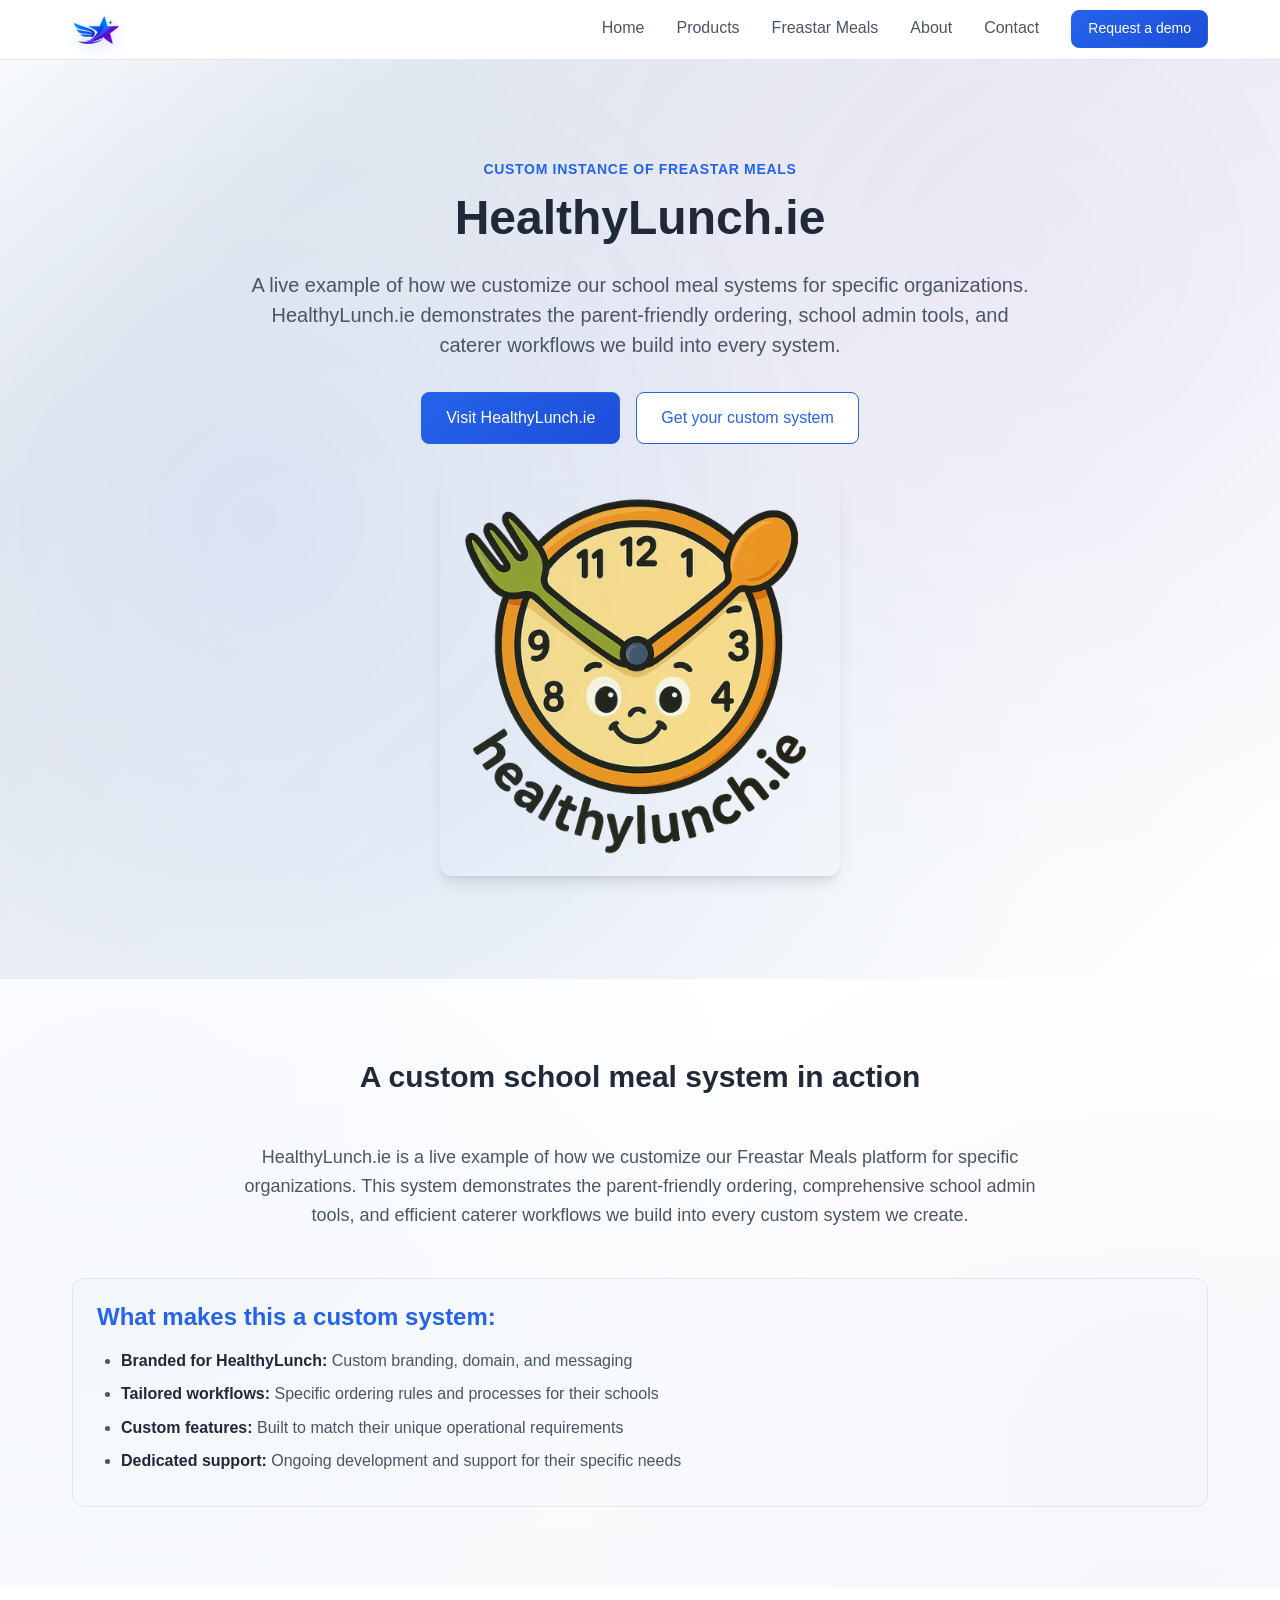
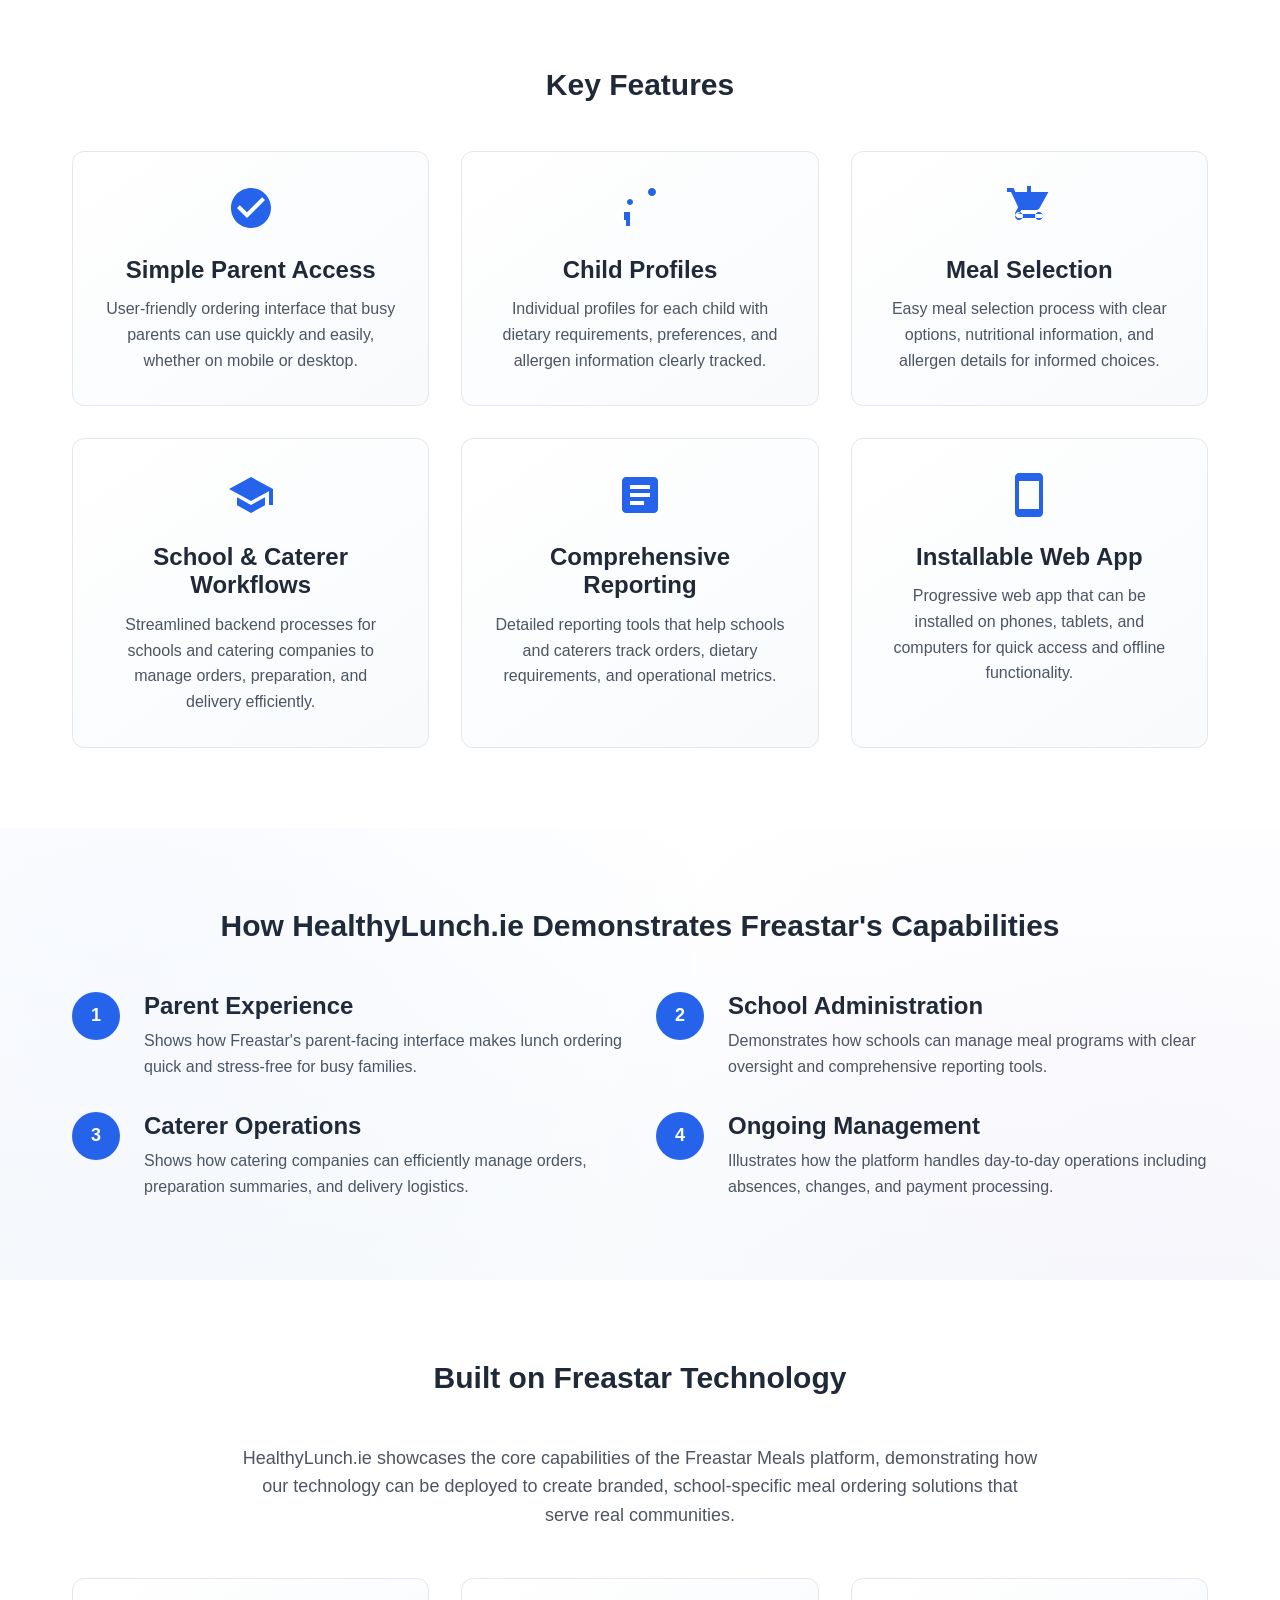
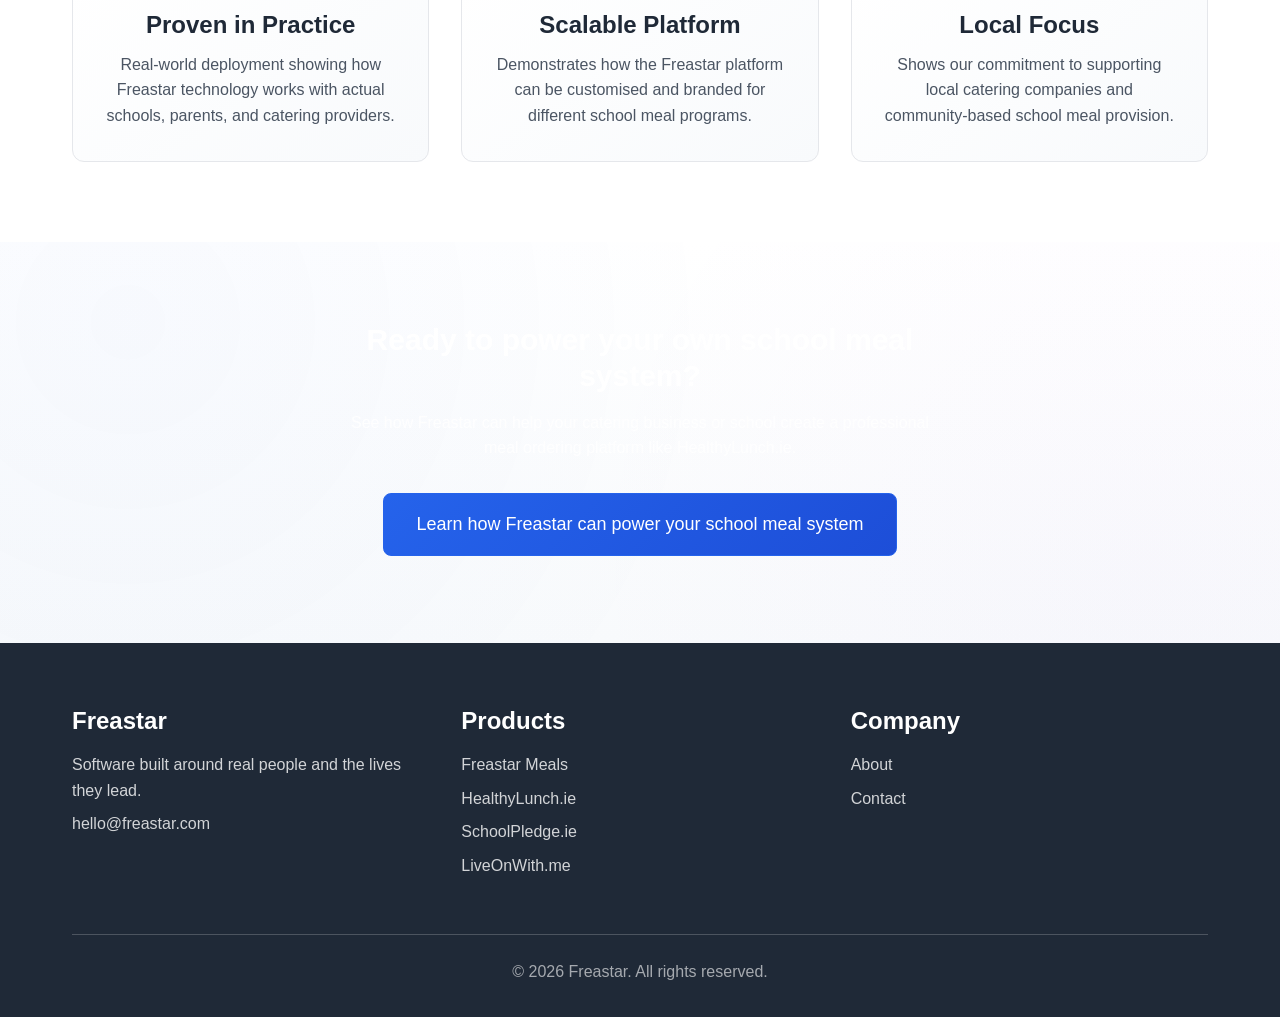
<file: healthylunch.html>
<!DOCTYPE html>
<html lang="en">
<head>
    <meta charset="UTF-8">
    <meta name="viewport" content="width=device-width, initial-scale=1.0">
    <title>HealthyLunch.ie - Healthy School Lunch Ordering Made Simple</title>
    <meta name="description" content="HealthyLunch.ie is a Freastar-powered healthy school lunch ordering system. Simple parent access, child profiles, meal selection and school workflows.">
    <link rel="canonical" href="https://freastar.com/healthylunch.html">
    
    <!-- Open Graph -->
    <meta property="og:title" content="HealthyLunch.ie - Healthy School Lunch Ordering Made Simple">
    <meta property="og:description" content="HealthyLunch.ie is a Freastar-powered healthy school lunch ordering system with simple parent access and comprehensive school workflows.">
    <meta property="og:type" content="website">
    <meta property="og:url" content="https://freastar.com/healthylunch.html">
    
    <!-- Twitter Card -->
    <meta name="twitter:card" content="summary">
    <meta name="twitter:title" content="HealthyLunch.ie - Healthy School Lunch Ordering">
    <meta name="twitter:description" content="Healthy school lunch ordering made simple with Freastar technology.">
    
    <!-- Favicons -->
    <link rel="icon" type="image/x-icon" href="favicon.ico">
    <link rel="icon" type="image/png" sizes="16x16" href="favicon-16x16.png">
    <link rel="icon" type="image/png" sizes="32x32" href="favicon-32x32.png">
    <link rel="apple-touch-icon" sizes="180x180" href="apple-touch-icon.png">
    <link rel="manifest" href="manifest.json">
    
    <link rel="stylesheet" href="styles.css">
</head>
<body>
    <header class="header">
        <nav class="nav container">
            <div class="nav__brand">
                <a href="/" class="nav__logo">
                    <img src="assets/appicon-96.png" alt="Freastar" class="nav__logo-image">
                </a>
            </div>
            <button class="nav__toggle" aria-label="Toggle navigation" aria-expanded="false">
                <span></span>
                <span></span>
                <span></span>
            </button>
            <ul class="nav__menu">
                <li><a href="/" class="nav__link">Home</a></li>
                <li><a href="products.html" class="nav__link">Products</a></li>
                <li><a href="freastar-meals.html" class="nav__link">Freastar Meals</a></li>
                <li><a href="about.html" class="nav__link">About</a></li>
                <li><a href="contact.html" class="nav__link">Contact</a></li>
                <li><a href="contact.html" class="button button--small">Request a demo</a></li>
            </ul>
        </nav>
    </header>

    <main>
        <section class="hero">
            <div class="container">
                <div class="hero__content">
                    <span class="eyebrow">Custom Instance of Freastar Meals</span>
                    <h1 class="hero__title">HealthyLunch.ie</h1>
                    <p class="hero__subtitle">A live example of how we customize our school meal systems for specific organizations. HealthyLunch.ie demonstrates the parent-friendly ordering, school admin tools, and caterer workflows we build into every system.</p>
                    <div class="hero__actions">
                        <a href="https://healthylunch.ie" class="button button--primary" target="_blank" rel="noopener">Visit HealthyLunch.ie</a>
                        <a href="contact.html" class="button button--secondary">Get your custom system</a>
                    </div>
                </div>
                <div class="hero__visual">
                    <img src="assets/healthylunch-512.png" alt="HealthyLunch.ie - Custom school meal system" class="hero__image">
                </div>
            </div>
        </section>

        <section class="section overview">
            <div class="container">
                <h2 class="section__title">A custom school meal system in action</h2>
                <p class="section__intro">HealthyLunch.ie is a live example of how we customize our Freastar Meals platform for specific organizations. This system demonstrates the parent-friendly ordering, comprehensive school admin tools, and efficient caterer workflows we build into every custom system we create.</p>
                
                <div class="highlight-box">
                    <h3>What makes this a custom system:</h3>
                    <ul>
                        <li><strong>Branded for HealthyLunch:</strong> Custom branding, domain, and messaging</li>
                        <li><strong>Tailored workflows:</strong> Specific ordering rules and processes for their schools</li>
                        <li><strong>Custom features:</strong> Built to match their unique operational requirements</li>
                        <li><strong>Dedicated support:</strong> Ongoing development and support for their specific needs</li>
                    </ul>
                </div>
            </div>
        </section>

        <section class="section features">
            <div class="container">
                <h2 class="section__title">Key Features</h2>
                <div class="card-grid card-grid--two">
                    <div class="feature-card">
                        <div class="feature-card__icon">
                            <svg viewBox="0 0 24 24" aria-hidden="true">
                                <path d="M12 2C6.48 2 2 6.48 2 12s4.48 10 10 10 10-4.48 10-10S17.52 2 12 2zm-2 15l-5-5 1.41-1.41L10 14.17l7.59-7.59L19 8l-9 9z"/>
                            </svg>
                        </div>
                        <h3>Simple Parent Access</h3>
                        <p>User-friendly ordering interface that busy parents can use quickly and easily, whether on mobile or desktop.</p>
                    </div>
                    
                    <div class="feature-card">
                        <div class="feature-card__icon">
                            <svg viewBox="0 0 24 24" aria-hidden="true">
                                <path d="M16 4c0-1.11.89-2 2-2s2 .89 2 2-.89 2-2 2-2-.89-2-2zM4 18v-4h3v7H5v-3H4zm3-7.5c-.83 0-1.5-.67-1.5-1.5s.67-1.5 1.5-1.5S8.5 8.17 8.5 9s-.67 1.5-1.5 1.5z"/>
                            </svg>
                        </div>
                        <h3>Child Profiles</h3>
                        <p>Individual profiles for each child with dietary requirements, preferences, and allergen information clearly tracked.</p>
                    </div>
                    
                    <div class="feature-card">
                        <div class="feature-card__icon">
                            <svg viewBox="0 0 24 24" aria-hidden="true">
                                <path d="M11 9h2V6h3V4h-3V1h-2v3H8v2h3v3zm-4 9c-1.1 0-2-.9-2-2s.9-2 2-2 2 .9 2 2-.9 2-2 2zm10 0c-1.1 0-2-.9-2-2s.9-2 2-2 2 .9 2 2-.9 2-2 2zm-9.83-3.25l.03-.12.9-1.63h7.45c.75 0 1.41-.41 1.75-1.03L21.7 4H5.21l-.94-2H1v2h2l3.6 7.59-1.35 2.45c-.16.28-.25.61-.25.96 0 1.1.9 2 2 2h12v-2H6.42c-.13 0-.25-.11-.25-.25z"/>
                            </svg>
                        </div>
                        <h3>Meal Selection</h3>
                        <p>Easy meal selection process with clear options, nutritional information, and allergen details for informed choices.</p>
                    </div>
                    
                    <div class="feature-card">
                        <div class="feature-card__icon">
                            <svg viewBox="0 0 24 24" aria-hidden="true">
                                <path d="M5 13.18v4L12 21l7-3.82v-4L12 17l-7-3.82zM12 3L1 9l11 6 9-4.91V17h2V9L12 3z"/>
                            </svg>
                        </div>
                        <h3>School & Caterer Workflows</h3>
                        <p>Streamlined backend processes for schools and catering companies to manage orders, preparation, and delivery efficiently.</p>
                    </div>
                    
                    <div class="feature-card">
                        <div class="feature-card__icon">
                            <svg viewBox="0 0 24 24" aria-hidden="true">
                                <path d="M19 3H5c-1.1 0-2 .9-2 2v14c0 1.1.9 2 2 2h14c1.1 0 2-.9 2-2V5c0-1.1-.9-2-2-2zm-5 14H7v-2h7v2zm3-4H7v-2h10v2zm0-4H7V7h10v2z"/>
                            </svg>
                        </div>
                        <h3>Comprehensive Reporting</h3>
                        <p>Detailed reporting tools that help schools and caterers track orders, dietary requirements, and operational metrics.</p>
                    </div>
                    
                    <div class="feature-card">
                        <div class="feature-card__icon">
                            <svg viewBox="0 0 24 24" aria-hidden="true">
                                <path d="M17 1.01L7 1c-1.1 0-2 .9-2 2v18c0 1.1.9 2 2 2h10c1.1 0 2-.9 2-2V3c0-1.1-.9-1.99-2-1.99zM17 19H7V5h10v14z"/>
                            </svg>
                        </div>
                        <h3>Installable Web App</h3>
                        <p>Progressive web app that can be installed on phones, tablets, and computers for quick access and offline functionality.</p>
                    </div>
                </div>
            </div>
        </section>

        <section class="section how-it-helps">
            <div class="container">
                <h2 class="section__title">How HealthyLunch.ie Demonstrates Freastar's Capabilities</h2>
                <div class="steps">
                    <div class="step">
                        <div class="step__number">1</div>
                        <div class="step__content">
                            <h3>Parent Experience</h3>
                            <p>Shows how Freastar's parent-facing interface makes lunch ordering quick and stress-free for busy families.</p>
                        </div>
                    </div>
                    
                    <div class="step">
                        <div class="step__number">2</div>
                        <div class="step__content">
                            <h3>School Administration</h3>
                            <p>Demonstrates how schools can manage meal programs with clear oversight and comprehensive reporting tools.</p>
                        </div>
                    </div>
                    
                    <div class="step">
                        <div class="step__number">3</div>
                        <div class="step__content">
                            <h3>Caterer Operations</h3>
                            <p>Shows how catering companies can efficiently manage orders, preparation summaries, and delivery logistics.</p>
                        </div>
                    </div>
                    
                    <div class="step">
                        <div class="step__number">4</div>
                        <div class="step__content">
                            <h3>Ongoing Management</h3>
                            <p>Illustrates how the platform handles day-to-day operations including absences, changes, and payment processing.</p>
                        </div>
                    </div>
                </div>
            </div>
        </section>

        <section class="section technology">
            <div class="container">
                <h2 class="section__title">Built on Freastar Technology</h2>
                <p class="section__intro">HealthyLunch.ie showcases the core capabilities of the Freastar Meals platform, demonstrating how our technology can be deployed to create branded, school-specific meal ordering solutions that serve real communities.</p>
                
                <div class="card-grid card-grid--three">
                    <div class="feature-card">
                        <h3>Proven in Practice</h3>
                        <p>Real-world deployment showing how Freastar technology works with actual schools, parents, and catering providers.</p>
                    </div>
                    
                    <div class="feature-card">
                        <h3>Scalable Platform</h3>
                        <p>Demonstrates how the Freastar platform can be customised and branded for different school meal programs.</p>
                    </div>
                    
                    <div class="feature-card">
                        <h3>Local Focus</h3>
                        <p>Shows our commitment to supporting local catering companies and community-based school meal provision.</p>
                    </div>
                </div>
            </div>
        </section>

        <section class="section cta">
            <div class="container">
                <div class="cta__content">
                    <h2>Ready to power your own school meal system?</h2>
                    <p>See how Freastar can help your catering business or school create a professional meal ordering platform like HealthyLunch.ie.</p>
                    <a href="contact.html" class="button button--primary button--large">Learn how Freastar can power your school meal system</a>
                </div>
            </div>
        </section>
    </main>

    <footer class="footer">
        <div class="container">
            <div class="footer__content">
                <div class="footer__section">
                    <h3>Freastar</h3>
                    <p>Software built around real people and the lives they lead.</p>
                    <p><a href="mailto:hello@freastar.com">hello@freastar.com</a></p>
                </div>
                
                <div class="footer__section">
                    <h3>Products</h3>
                    <ul>
                        <li><a href="freastar-meals.html">Freastar Meals</a></li>
                        <li><a href="healthylunch.html">HealthyLunch.ie</a></li>
                        <li><a href="schoolpledge.html">SchoolPledge.ie</a></li>
                        <li><a href="liveonwithme.html">LiveOnWith.me</a></li>
                    </ul>
                </div>
                
                <div class="footer__section">
                    <h3>Company</h3>
                    <ul>
                        <li><a href="about.html">About</a></li>
                        <li><a href="contact.html">Contact</a></li>
                    </ul>
                </div>
            </div>
            
            <div class="footer__bottom">
                <p>&copy; 2026 Freastar. All rights reserved.</p>
            </div>
        </div>
    </footer>

    <script src="script.js"></script>
</body>
</html>
</file>
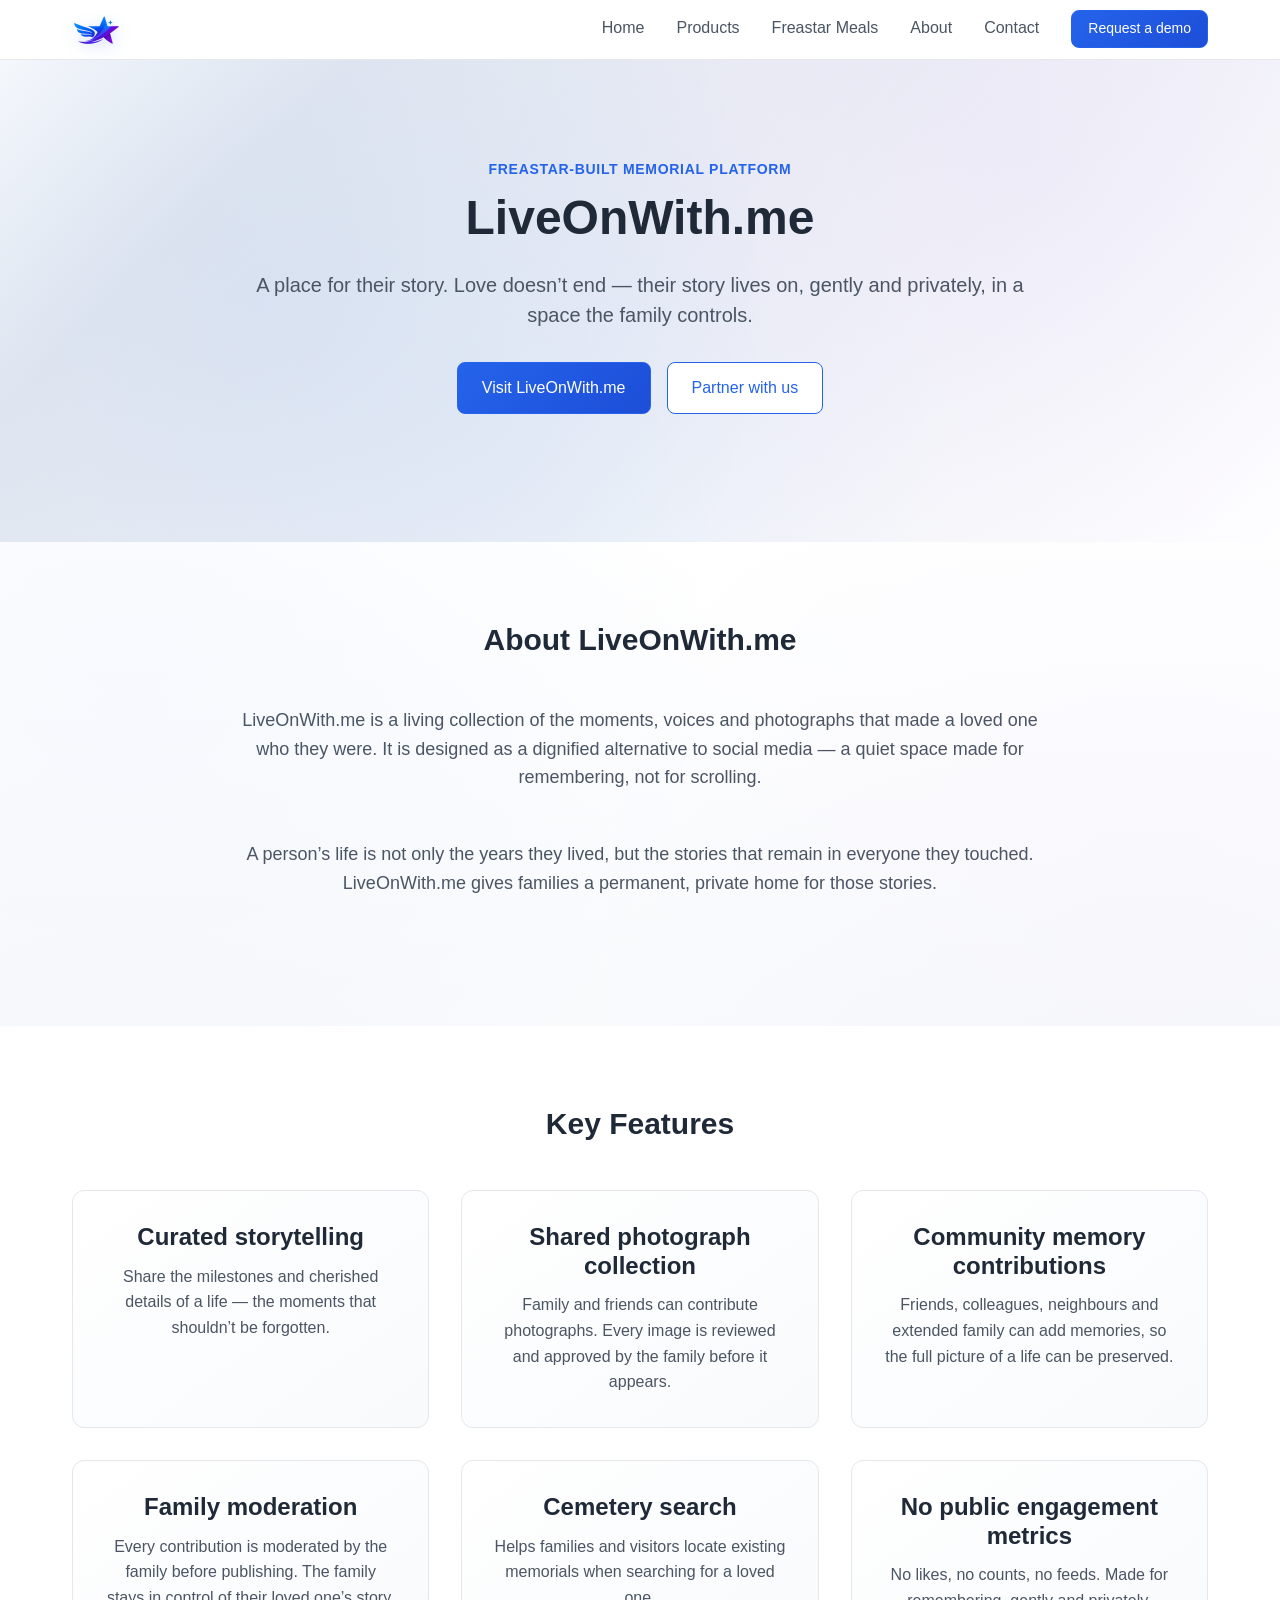
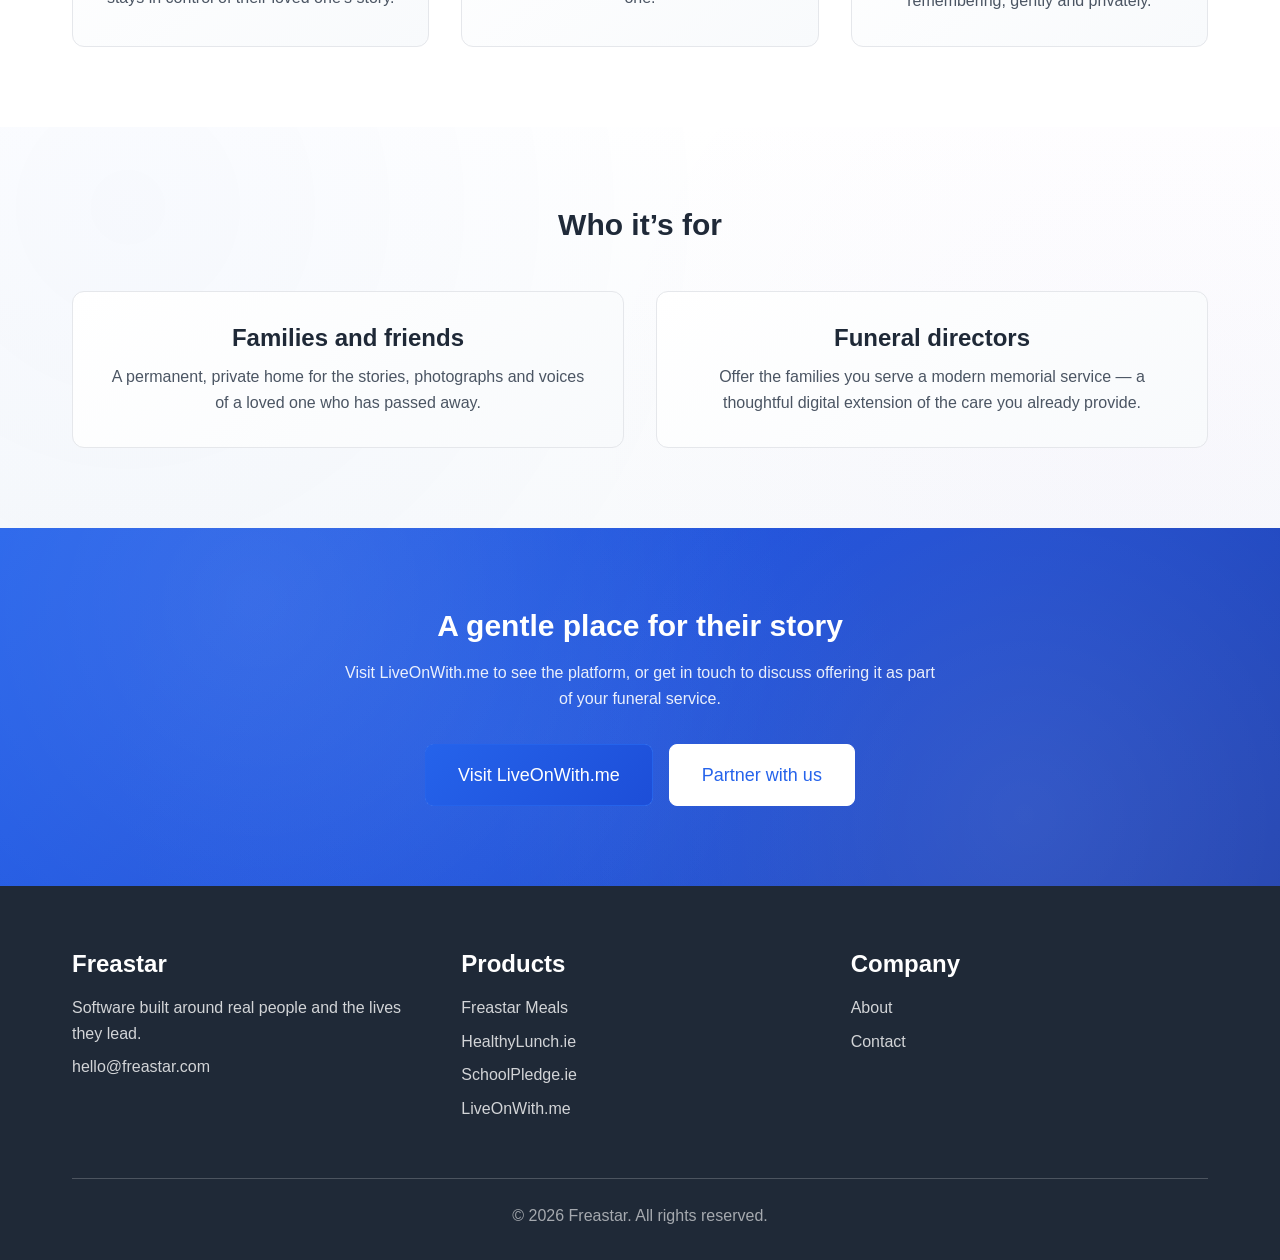
<file: liveonwithme.html>
<!DOCTYPE html>
<html lang="en">
<head>
    <meta charset="UTF-8">
    <meta name="viewport" content="width=device-width, initial-scale=1.0">
    <title>LiveOnWith.me - A Private Digital Memorial Platform</title>
    <meta name="description" content="LiveOnWith.me is a Freastar-built digital memorial platform. A gentle, family-controlled space to preserve the stories, voices and photographs of someone who has passed away.">
    <link rel="canonical" href="https://freastar.com/liveonwithme.html">

    <!-- Open Graph -->
    <meta property="og:title" content="LiveOnWith.me - A place for their story">
    <meta property="og:description" content="A gentle, family-controlled digital memorial platform. Preserve stories, voices and photographs of a loved one &mdash; privately and without public metrics.">
    <meta property="og:type" content="website">
    <meta property="og:url" content="https://freastar.com/liveonwithme.html">

    <!-- Twitter Card -->
    <meta name="twitter:card" content="summary">
    <meta name="twitter:title" content="LiveOnWith.me - A place for their story">
    <meta name="twitter:description" content="A private digital memorial platform built by Freastar.">

    <!-- Favicons -->
    <link rel="icon" type="image/x-icon" href="favicon.ico">
    <link rel="icon" type="image/png" sizes="16x16" href="favicon-16x16.png">
    <link rel="icon" type="image/png" sizes="32x32" href="favicon-32x32.png">
    <link rel="apple-touch-icon" sizes="180x180" href="apple-touch-icon.png">
    <link rel="manifest" href="manifest.json">

    <link rel="stylesheet" href="styles.css">
</head>
<body>
    <header class="header">
        <nav class="nav container">
            <div class="nav__brand">
                <a href="/" class="nav__logo">
                    <img src="assets/appicon-96.png" alt="Freastar" class="nav__logo-image">
                </a>
            </div>
            <button class="nav__toggle" aria-label="Toggle navigation" aria-expanded="false">
                <span></span>
                <span></span>
                <span></span>
            </button>
            <ul class="nav__menu">
                <li><a href="/" class="nav__link">Home</a></li>
                <li><a href="products.html" class="nav__link">Products</a></li>
                <li><a href="freastar-meals.html" class="nav__link">Freastar Meals</a></li>
                <li><a href="about.html" class="nav__link">About</a></li>
                <li><a href="contact.html" class="nav__link">Contact</a></li>
                <li><a href="contact.html" class="button button--small">Request a demo</a></li>
            </ul>
        </nav>
    </header>

    <main>
        <section class="hero">
            <div class="container">
                <div class="hero__content">
                    <span class="eyebrow">Freastar-Built Memorial Platform</span>
                    <h1 class="hero__title">LiveOnWith.me</h1>
                    <p class="hero__subtitle">A place for their story. Love doesn&rsquo;t end &mdash; their story lives on, gently and privately, in a space the family controls.</p>
                    <div class="hero__actions">
                        <a href="https://liveonwith.me" class="button button--primary" target="_blank" rel="noopener">Visit LiveOnWith.me</a>
                        <a href="contact.html" class="button button--secondary">Partner with us</a>
                    </div>
                </div>
            </div>
        </section>

        <section class="section overview">
            <div class="container">
                <h2 class="section__title">About LiveOnWith.me</h2>
                <p class="section__intro">LiveOnWith.me is a living collection of the moments, voices and photographs that made a loved one who they were. It is designed as a dignified alternative to social media &mdash; a quiet space made for remembering, not for scrolling.</p>
                <p class="section__intro">A person&rsquo;s life is not only the years they lived, but the stories that remain in everyone they touched. LiveOnWith.me gives families a permanent, private home for those stories.</p>
            </div>
        </section>

        <section class="section features">
            <div class="container">
                <h2 class="section__title">Key Features</h2>
                <div class="card-grid card-grid--two">
                    <div class="feature-card">
                        <h3>Curated storytelling</h3>
                        <p>Share the milestones and cherished details of a life &mdash; the moments that shouldn&rsquo;t be forgotten.</p>
                    </div>

                    <div class="feature-card">
                        <h3>Shared photograph collection</h3>
                        <p>Family and friends can contribute photographs. Every image is reviewed and approved by the family before it appears.</p>
                    </div>

                    <div class="feature-card">
                        <h3>Community memory contributions</h3>
                        <p>Friends, colleagues, neighbours and extended family can add memories, so the full picture of a life can be preserved.</p>
                    </div>

                    <div class="feature-card">
                        <h3>Family moderation</h3>
                        <p>Every contribution is moderated by the family before publishing. The family stays in control of their loved one&rsquo;s story.</p>
                    </div>

                    <div class="feature-card">
                        <h3>Cemetery search</h3>
                        <p>Helps families and visitors locate existing memorials when searching for a loved one.</p>
                    </div>

                    <div class="feature-card">
                        <h3>No public engagement metrics</h3>
                        <p>No likes, no counts, no feeds. Made for remembering, gently and privately.</p>
                    </div>
                </div>
            </div>
        </section>

        <section class="section who-its-for">
            <div class="container">
                <h2 class="section__title">Who it&rsquo;s for</h2>
                <div class="card-grid card-grid--two">
                    <div class="feature-card">
                        <h3>Families and friends</h3>
                        <p>A permanent, private home for the stories, photographs and voices of a loved one who has passed away.</p>
                    </div>

                    <div class="feature-card">
                        <h3>Funeral directors</h3>
                        <p>Offer the families you serve a modern memorial service &mdash; a thoughtful digital extension of the care you already provide.</p>
                    </div>
                </div>
            </div>
        </section>

        <section class="section cta">
            <div class="container">
                <div class="cta__content">
                    <h2>A gentle place for their story</h2>
                    <p>Visit LiveOnWith.me to see the platform, or get in touch to discuss offering it as part of your funeral service.</p>
                    <div class="cta__actions">
                        <a href="https://liveonwith.me" class="button button--primary button--large" target="_blank" rel="noopener">Visit LiveOnWith.me</a>
                        <a href="contact.html" class="button button--outline button--large">Partner with us</a>
                    </div>
                </div>
            </div>
        </section>
    </main>

    <footer class="footer">
        <div class="container">
            <div class="footer__content">
                <div class="footer__section">
                    <h3>Freastar</h3>
                    <p>Software built around real people and the lives they lead.</p>
                    <p><a href="mailto:hello@freastar.com">hello@freastar.com</a></p>
                </div>

                <div class="footer__section">
                    <h3>Products</h3>
                    <ul>
                        <li><a href="freastar-meals.html">Freastar Meals</a></li>
                        <li><a href="healthylunch.html">HealthyLunch.ie</a></li>
                        <li><a href="schoolpledge.html">SchoolPledge.ie</a></li>
                        <li><a href="liveonwithme.html">LiveOnWith.me</a></li>
                    </ul>
                </div>

                <div class="footer__section">
                    <h3>Company</h3>
                    <ul>
                        <li><a href="about.html">About</a></li>
                        <li><a href="contact.html">Contact</a></li>
                    </ul>
                </div>
            </div>

            <div class="footer__bottom">
                <p>&copy; 2026 Freastar. All rights reserved.</p>
            </div>
        </div>
    </footer>

    <script src="script.js"></script>
</body>
</html>
</file>
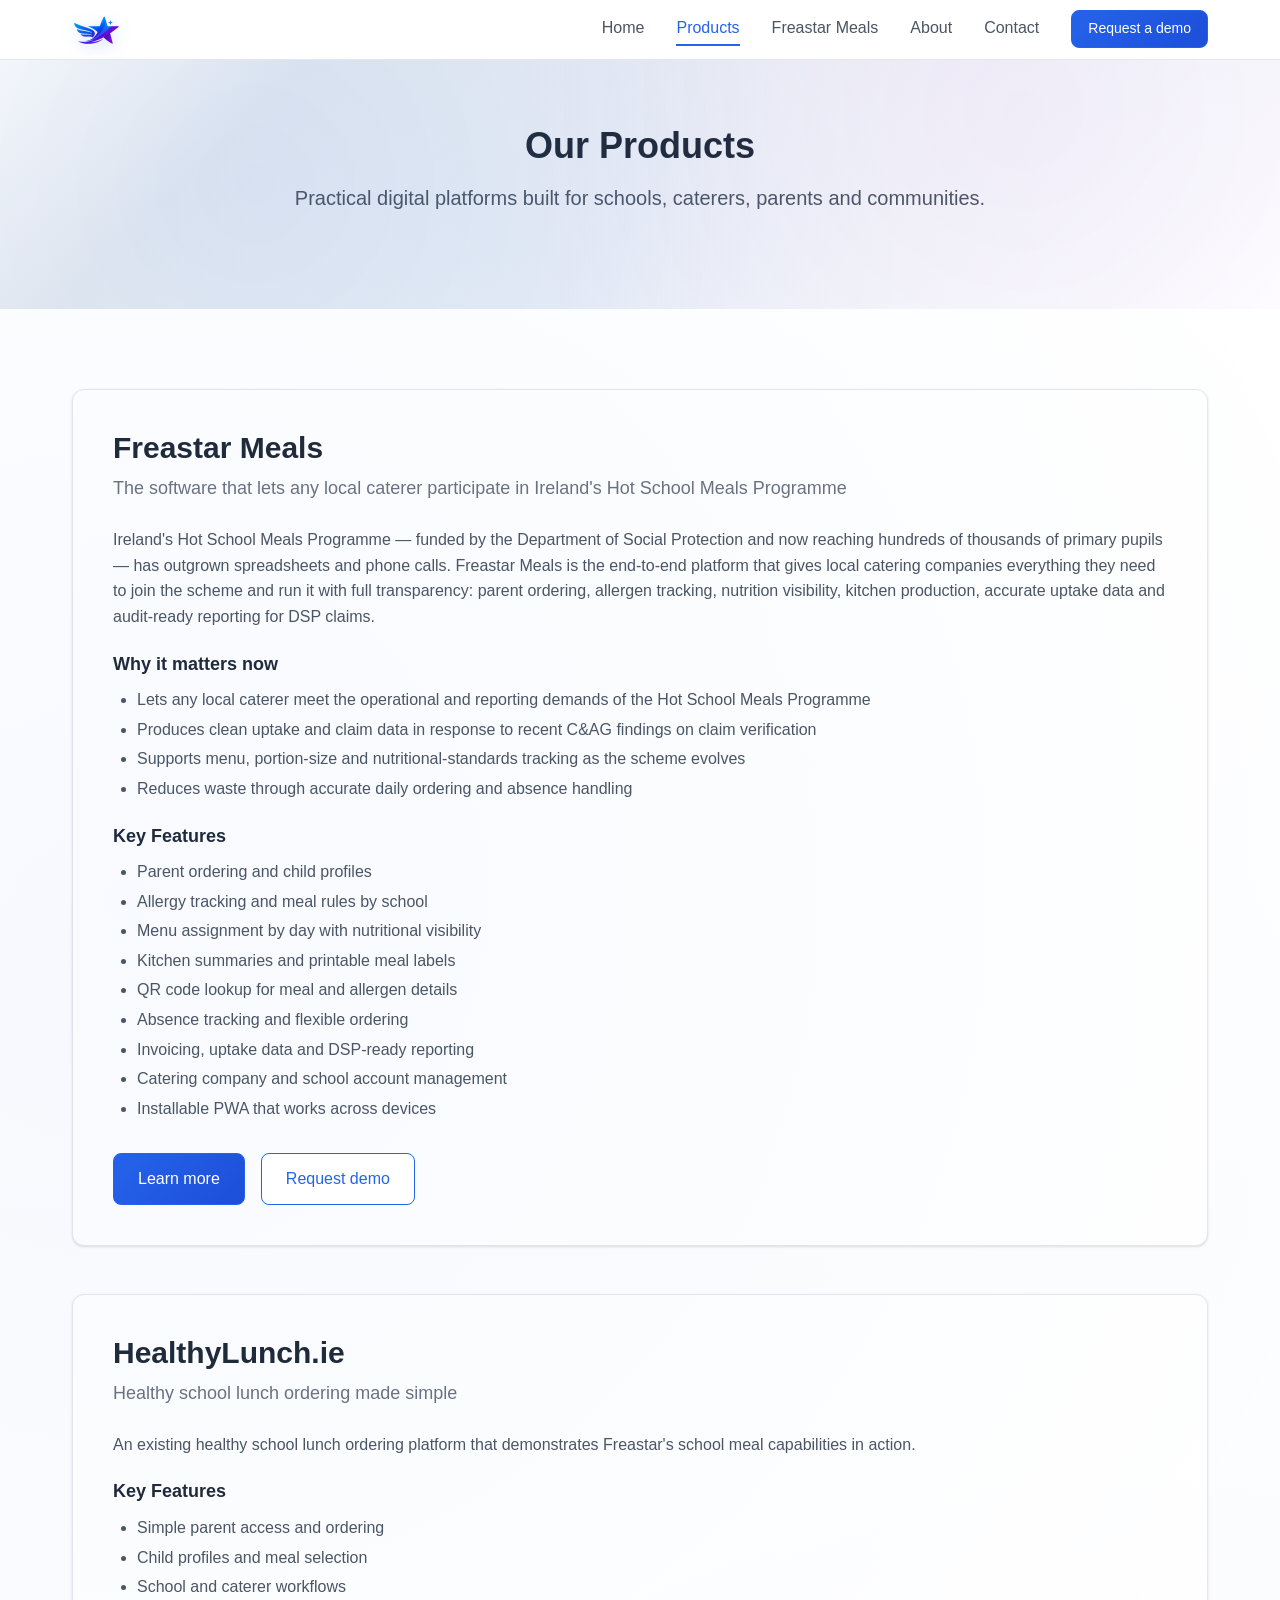
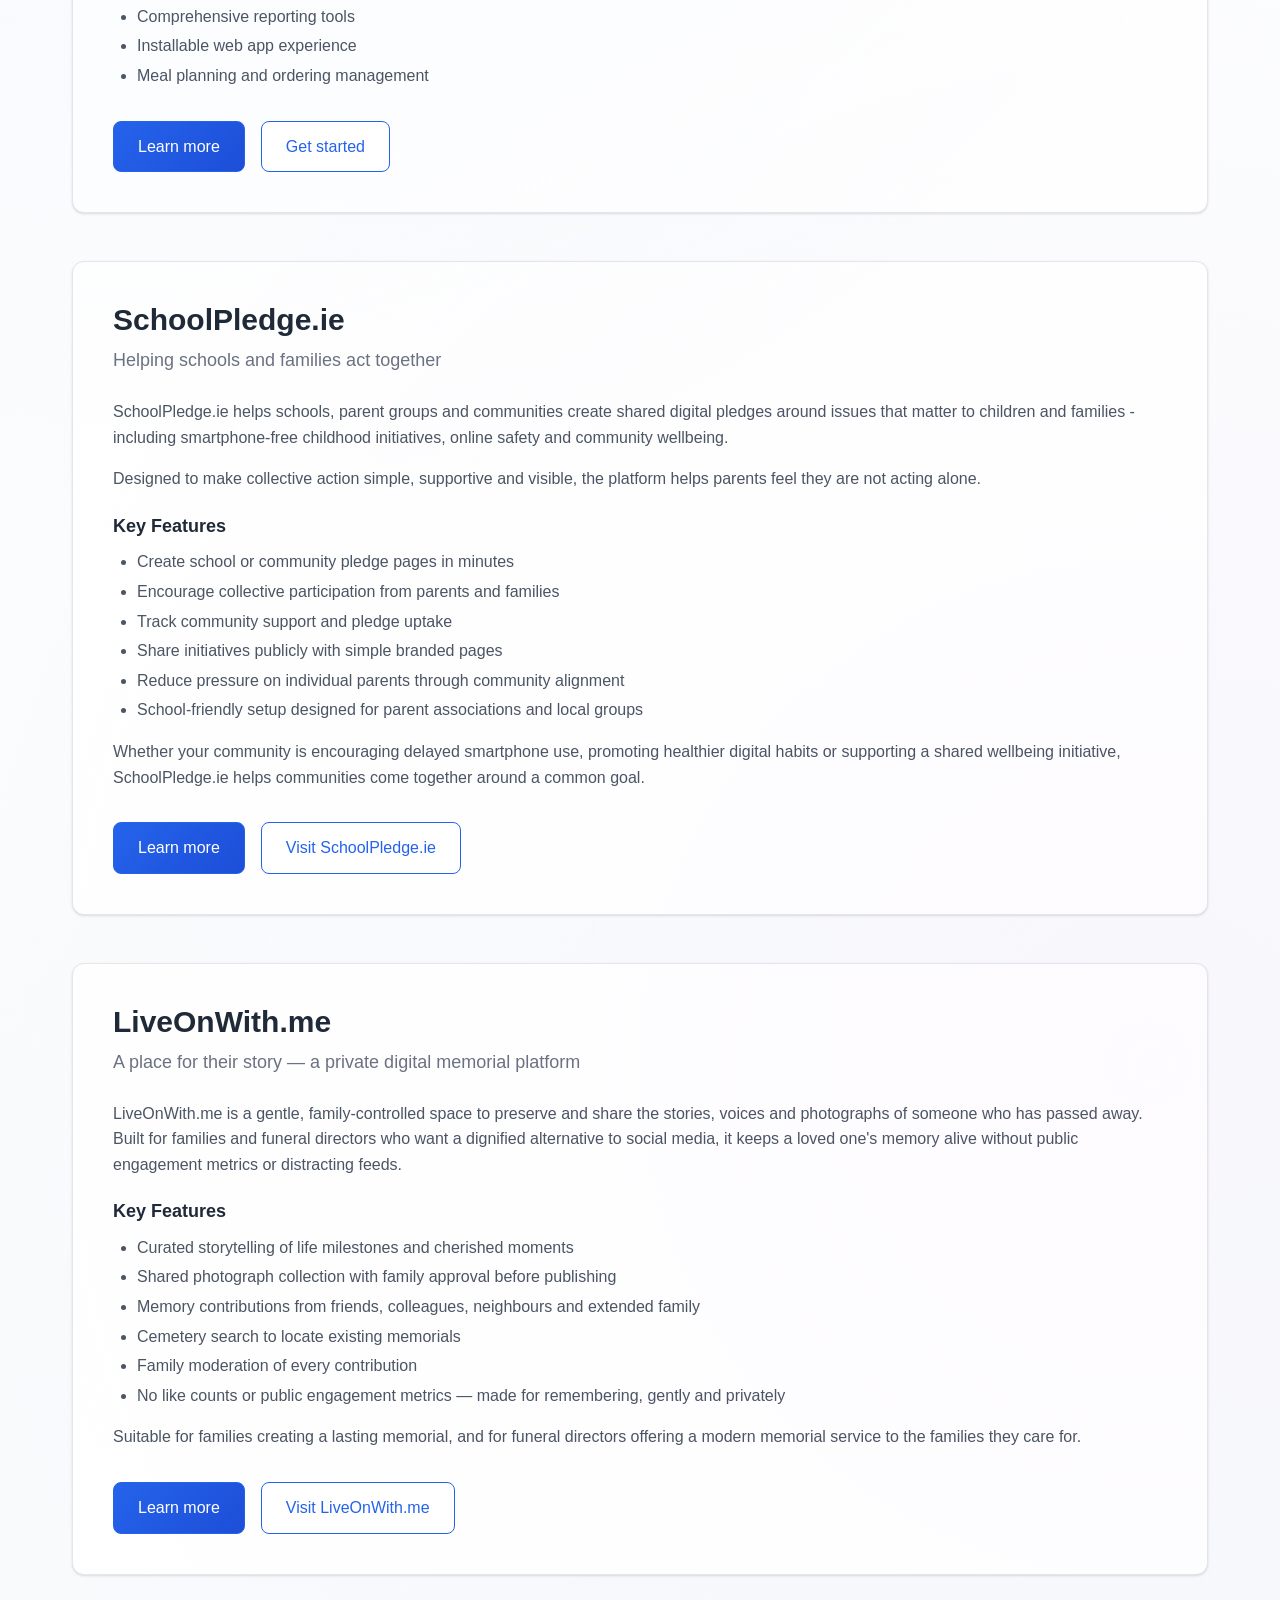
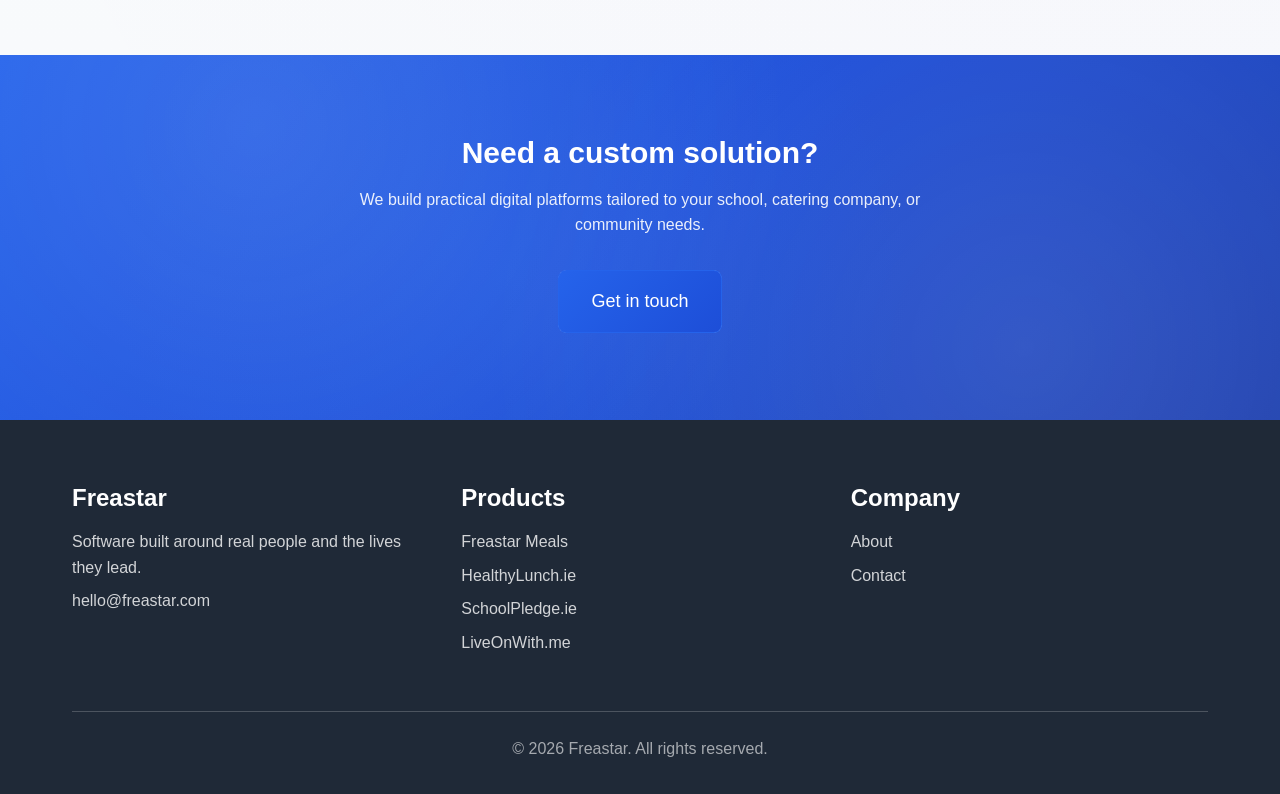
<file: products.html>
<!DOCTYPE html>
<html lang="en">
<head>
    <meta charset="UTF-8">
    <meta name="viewport" content="width=device-width, initial-scale=1.0">
    <title>Products - Freastar</title>
    <meta name="description" content="Freastar products: Freastar Meals (Hot School Meals Programme software for Irish caterers), HealthyLunch.ie, SchoolPledge.ie and LiveOnWith.me.">
    <link rel="canonical" href="https://freastar.com/products.html">

    <!-- Open Graph -->
    <meta property="og:title" content="Products - Freastar">
    <meta property="og:description" content="Freastar products: Freastar Meals for Ireland's Hot School Meals Programme, HealthyLunch.ie, SchoolPledge.ie and LiveOnWith.me.">
    <meta property="og:type" content="website">
    <meta property="og:url" content="https://freastar.com/products.html">

    <!-- Twitter Card -->
    <meta name="twitter:card" content="summary">
    <meta name="twitter:title" content="Products - Freastar">
    <meta name="twitter:description" content="School meal software for Ireland's Hot School Meals Programme, healthy lunch systems, community pledges and digital memorials.">
    
    <!-- Favicons -->
    <link rel="icon" type="image/x-icon" href="favicon.ico">
    <link rel="icon" type="image/png" sizes="16x16" href="favicon-16x16.png">
    <link rel="icon" type="image/png" sizes="32x32" href="favicon-32x32.png">
    <link rel="apple-touch-icon" sizes="180x180" href="apple-touch-icon.png">
    <link rel="manifest" href="manifest.json">
    
    <link rel="stylesheet" href="styles.css">
</head>
<body>
    <header class="header">
        <nav class="nav container">
            <div class="nav__brand">
                <a href="/" class="nav__logo">
                    <img src="assets/appicon-96.png" alt="Freastar" class="nav__logo-image">
                </a>
            </div>
            <button class="nav__toggle" aria-label="Toggle navigation" aria-expanded="false">
                <span></span>
                <span></span>
                <span></span>
            </button>
            <ul class="nav__menu">
                <li><a href="/" class="nav__link">Home</a></li>
                <li><a href="products.html" class="nav__link nav__link--active">Products</a></li>
                <li><a href="freastar-meals.html" class="nav__link">Freastar Meals</a></li>
                <li><a href="about.html" class="nav__link">About</a></li>
                <li><a href="contact.html" class="nav__link">Contact</a></li>
                <li><a href="contact.html" class="button button--small">Request a demo</a></li>
            </ul>
        </nav>
    </header>

    <main>
        <section class="hero hero--page">
            <div class="container">
                <h1>Our Products</h1>
                <p class="hero__subtitle">Practical digital platforms built for schools, caterers, parents and communities.</p>
            </div>
        </section>

        <section class="section">
            <div class="container">
                <div class="products-grid">
                    <article class="product-detail-card">
                        <div class="product-detail-card__header">
                            <h2>Freastar Meals</h2>
                            <p class="product-detail-card__subtitle">The software that lets any local caterer participate in Ireland's Hot School Meals Programme</p>
                        </div>

                        <div class="product-detail-card__content">
                            <p>Ireland's Hot School Meals Programme &mdash; funded by the Department of Social Protection and now reaching hundreds of thousands of primary pupils &mdash; has outgrown spreadsheets and phone calls. Freastar Meals is the end-to-end platform that gives local catering companies everything they need to join the scheme and run it with full transparency: parent ordering, allergen tracking, nutrition visibility, kitchen production, accurate uptake data and audit-ready reporting for DSP claims.</p>

                            <h3>Why it matters now</h3>
                            <ul>
                                <li>Lets any local caterer meet the operational and reporting demands of the Hot School Meals Programme</li>
                                <li>Produces clean uptake and claim data in response to recent C&amp;AG findings on claim verification</li>
                                <li>Supports menu, portion-size and nutritional-standards tracking as the scheme evolves</li>
                                <li>Reduces waste through accurate daily ordering and absence handling</li>
                            </ul>

                            <h3>Key Features</h3>
                            <ul>
                                <li>Parent ordering and child profiles</li>
                                <li>Allergy tracking and meal rules by school</li>
                                <li>Menu assignment by day with nutritional visibility</li>
                                <li>Kitchen summaries and printable meal labels</li>
                                <li>QR code lookup for meal and allergen details</li>
                                <li>Absence tracking and flexible ordering</li>
                                <li>Invoicing, uptake data and DSP-ready reporting</li>
                                <li>Catering company and school account management</li>
                                <li>Installable PWA that works across devices</li>
                            </ul>
                        </div>

                        <div class="product-detail-card__footer">
                            <a href="freastar-meals.html" class="button button--primary">Learn more</a>
                            <a href="contact.html" class="button button--outline">Request demo</a>
                        </div>
                    </article>

                    <article class="product-detail-card">
                        <div class="product-detail-card__header">
                            <h2>HealthyLunch.ie</h2>
                            <p class="product-detail-card__subtitle">Healthy school lunch ordering made simple</p>
                        </div>
                        
                        <div class="product-detail-card__content">
                            <p>An existing healthy school lunch ordering platform that demonstrates Freastar's school meal capabilities in action.</p>
                            
                            <h3>Key Features</h3>
                            <ul>
                                <li>Simple parent access and ordering</li>
                                <li>Child profiles and meal selection</li>
                                <li>School and caterer workflows</li>
                                <li>Comprehensive reporting tools</li>
                                <li>Installable web app experience</li>
                                <li>Meal planning and ordering management</li>
                            </ul>
                        </div>
                        
                        <div class="product-detail-card__footer">
                            <a href="healthylunch.html" class="button button--primary">Learn more</a>
                            <a href="contact.html" class="button button--outline">Get started</a>
                        </div>
                    </article>

                    <article class="product-detail-card">
                        <div class="product-detail-card__header">
                            <h2>SchoolPledge.ie</h2>
                            <p class="product-detail-card__subtitle">Helping schools and families act together</p>
                        </div>
                        
                        <div class="product-detail-card__content">
                            <p>SchoolPledge.ie helps schools, parent groups and communities create shared digital pledges around issues that matter to children and families - including smartphone-free childhood initiatives, online safety and community wellbeing.</p>
                            
                            <p>Designed to make collective action simple, supportive and visible, the platform helps parents feel they are not acting alone.</p>
                            
                            <h3>Key Features</h3>
                            <ul>
                                <li>Create school or community pledge pages in minutes</li>
                                <li>Encourage collective participation from parents and families</li>
                                <li>Track community support and pledge uptake</li>
                                <li>Share initiatives publicly with simple branded pages</li>
                                <li>Reduce pressure on individual parents through community alignment</li>
                                <li>School-friendly setup designed for parent associations and local groups</li>
                            </ul>
                            
                            <p>Whether your community is encouraging delayed smartphone use, promoting healthier digital habits or supporting a shared wellbeing initiative, SchoolPledge.ie helps communities come together around a common goal.</p>
                        </div>
                        
                        <div class="product-detail-card__footer">
                            <a href="schoolpledge.html" class="button button--primary">Learn more</a>
                            <a href="https://schoolpledge.ie" class="button button--outline" target="_blank" rel="noopener">Visit SchoolPledge.ie</a>
                        </div>
                    </article>

                    <article class="product-detail-card">
                        <div class="product-detail-card__header">
                            <h2>LiveOnWith.me</h2>
                            <p class="product-detail-card__subtitle">A place for their story &mdash; a private digital memorial platform</p>
                        </div>

                        <div class="product-detail-card__content">
                            <p>LiveOnWith.me is a gentle, family-controlled space to preserve and share the stories, voices and photographs of someone who has passed away. Built for families and funeral directors who want a dignified alternative to social media, it keeps a loved one's memory alive without public engagement metrics or distracting feeds.</p>

                            <h3>Key Features</h3>
                            <ul>
                                <li>Curated storytelling of life milestones and cherished moments</li>
                                <li>Shared photograph collection with family approval before publishing</li>
                                <li>Memory contributions from friends, colleagues, neighbours and extended family</li>
                                <li>Cemetery search to locate existing memorials</li>
                                <li>Family moderation of every contribution</li>
                                <li>No like counts or public engagement metrics &mdash; made for remembering, gently and privately</li>
                            </ul>

                            <p>Suitable for families creating a lasting memorial, and for funeral directors offering a modern memorial service to the families they care for.</p>
                        </div>

                        <div class="product-detail-card__footer">
                            <a href="liveonwithme.html" class="button button--primary">Learn more</a>
                            <a href="https://liveonwith.me" class="button button--outline" target="_blank" rel="noopener">Visit LiveOnWith.me</a>
                        </div>
                    </article>
                </div>
            </div>
        </section>

        <section class="section cta">
            <div class="container">
                <div class="cta__content">
                    <h2>Need a custom solution?</h2>
                    <p>We build practical digital platforms tailored to your school, catering company, or community needs.</p>
                    <a href="contact.html" class="button button--primary button--large">Get in touch</a>
                </div>
            </div>
        </section>
    </main>

    <footer class="footer">
        <div class="container">
            <div class="footer__content">
                <div class="footer__section">
                    <h3>Freastar</h3>
                    <p>Software built around real people and the lives they lead.</p>
                    <p><a href="mailto:hello@freastar.com">hello@freastar.com</a></p>
                </div>
                
                <div class="footer__section">
                    <h3>Products</h3>
                    <ul>
                        <li><a href="freastar-meals.html">Freastar Meals</a></li>
                        <li><a href="healthylunch.html">HealthyLunch.ie</a></li>
                        <li><a href="schoolpledge.html">SchoolPledge.ie</a></li>
                        <li><a href="liveonwithme.html">LiveOnWith.me</a></li>
                    </ul>
                </div>
                
                <div class="footer__section">
                    <h3>Company</h3>
                    <ul>
                        <li><a href="about.html">About</a></li>
                        <li><a href="contact.html">Contact</a></li>
                    </ul>
                </div>
            </div>
            
            <div class="footer__bottom">
                <p>&copy; 2026 Freastar. All rights reserved.</p>
            </div>
        </div>
    </footer>

    <script src="script.js"></script>
</body>
</html>
</file>
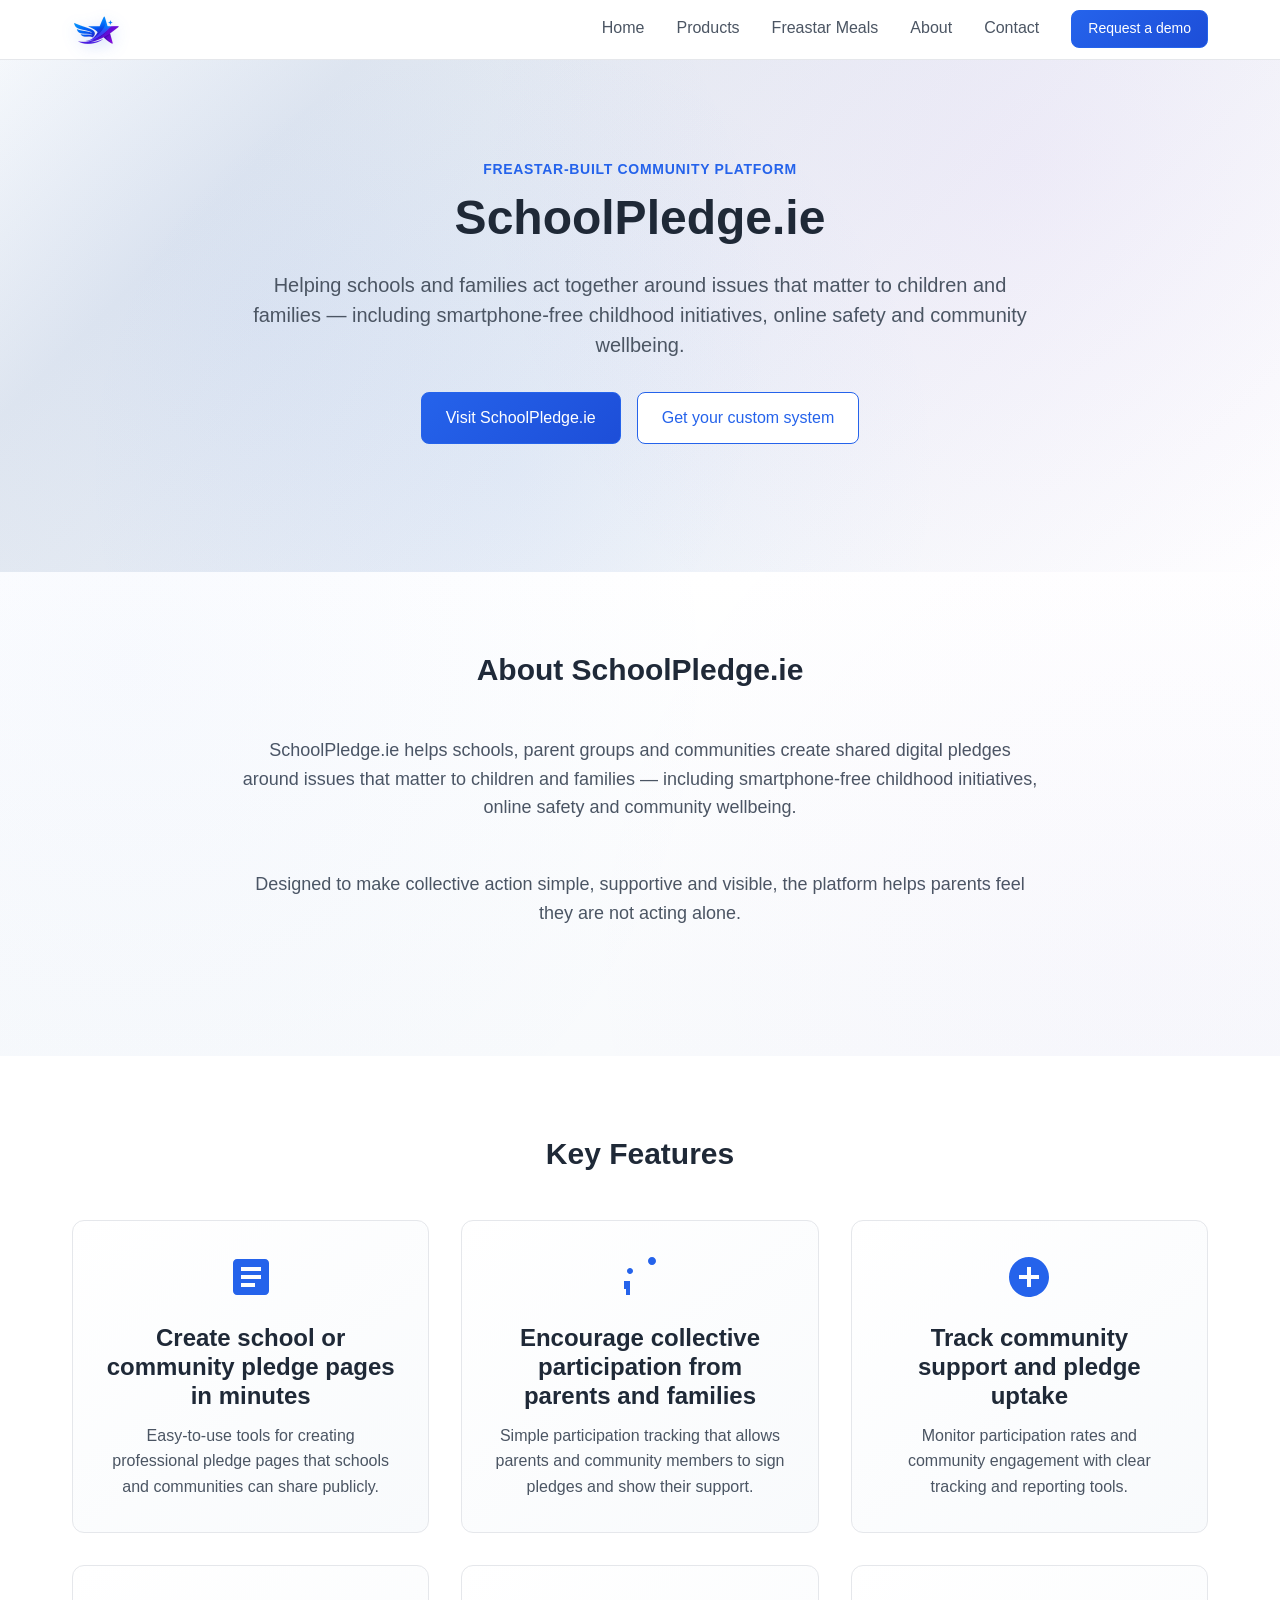
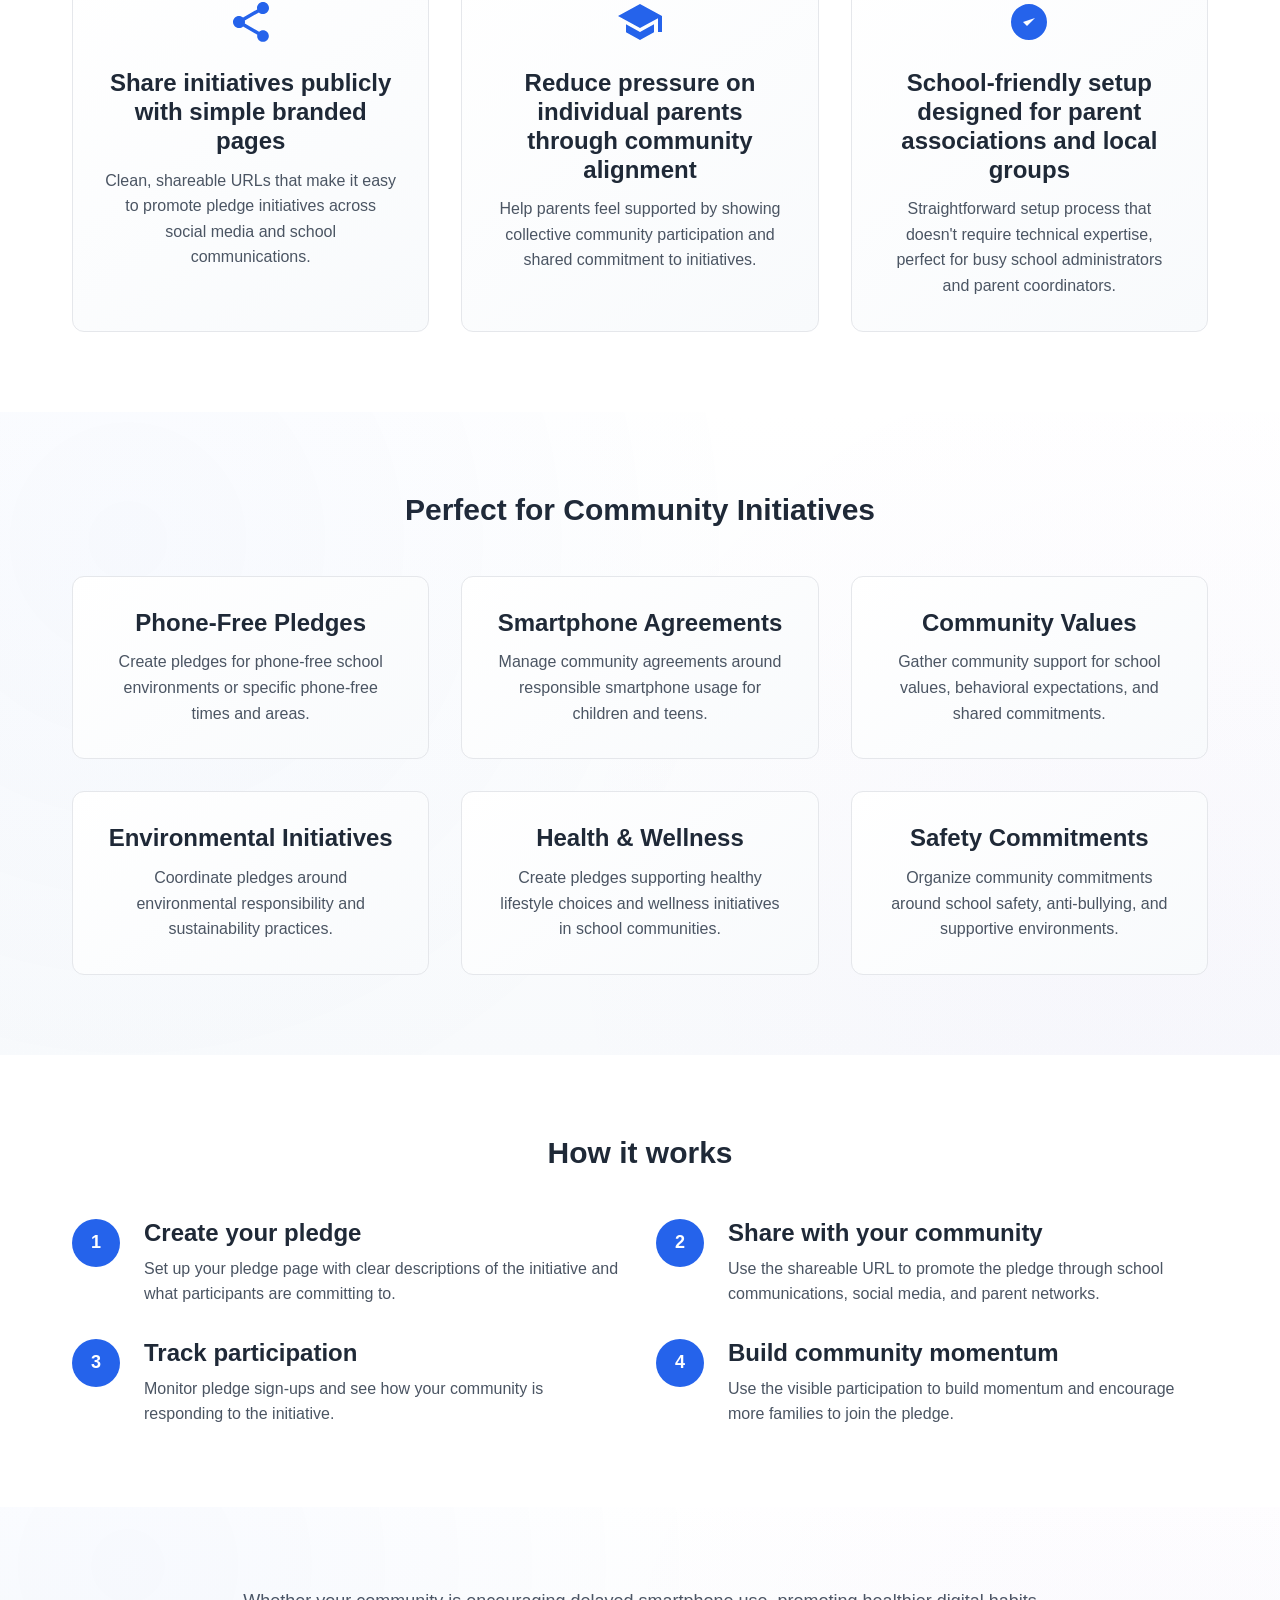
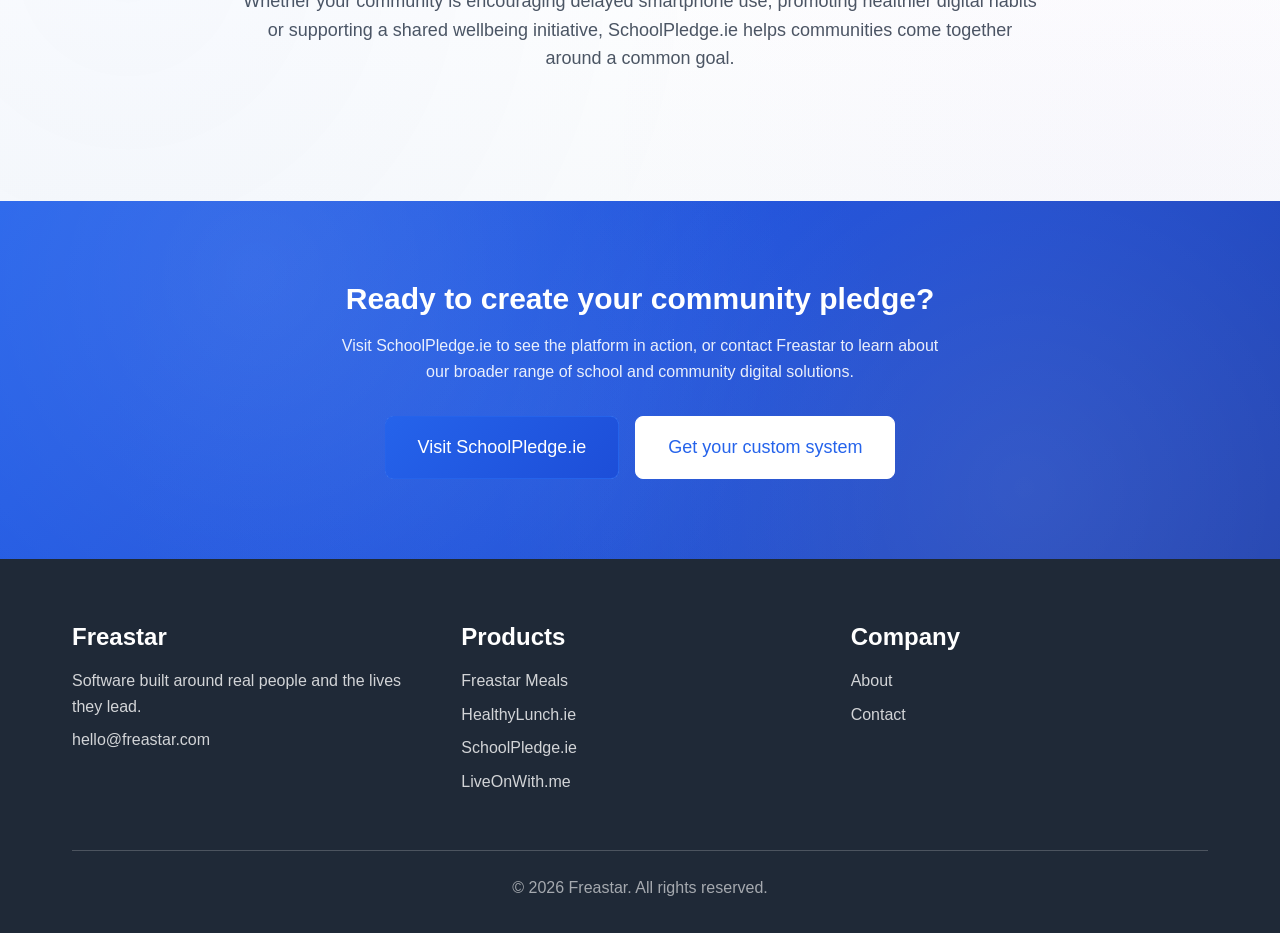
<file: schoolpledge.html>
<!DOCTYPE html>
<html lang="en">
<head>
    <meta charset="UTF-8">
    <meta name="viewport" content="width=device-width, initial-scale=1.0">
    <title>SchoolPledge.ie - Simple Digital Pledge Pages for Schools and Communities</title>
    <meta name="description" content="SchoolPledge.ie is a Freastar-built community pledge system. Create digital pledge pages for schools and communities including phone-free and smartphone agreements.">
    <link rel="canonical" href="https://freastar.com/schoolpledge.html">
    
    <!-- Open Graph -->
    <meta property="og:title" content="SchoolPledge.ie - Digital Pledge Pages for Schools">
    <meta property="og:description" content="Simple digital pledge pages for schools and communities. Perfect for phone-free initiatives and community agreements.">
    <meta property="og:type" content="website">
    <meta property="og:url" content="https://freastar.com/schoolpledge.html">
    
    <!-- Twitter Card -->
    <meta name="twitter:card" content="summary">
    <meta name="twitter:title" content="SchoolPledge.ie - Digital Pledge Pages">
    <meta name="twitter:description" content="Simple digital pledge pages for schools and communities, built by Freastar.">
    
    <!-- Favicons -->
    <link rel="icon" type="image/x-icon" href="favicon.ico">
    <link rel="icon" type="image/png" sizes="16x16" href="favicon-16x16.png">
    <link rel="icon" type="image/png" sizes="32x32" href="favicon-32x32.png">
    <link rel="apple-touch-icon" sizes="180x180" href="apple-touch-icon.png">
    <link rel="manifest" href="manifest.json">
    
    <link rel="stylesheet" href="styles.css">
</head>
<body>
    <header class="header">
        <nav class="nav container">
            <div class="nav__brand">
                <a href="/" class="nav__logo">
                    <img src="assets/appicon-96.png" alt="Freastar" class="nav__logo-image">
                </a>
            </div>
            <button class="nav__toggle" aria-label="Toggle navigation" aria-expanded="false">
                <span></span>
                <span></span>
                <span></span>
            </button>
            <ul class="nav__menu">
                <li><a href="/" class="nav__link">Home</a></li>
                <li><a href="products.html" class="nav__link">Products</a></li>
                <li><a href="freastar-meals.html" class="nav__link">Freastar Meals</a></li>
                <li><a href="about.html" class="nav__link">About</a></li>
                <li><a href="contact.html" class="nav__link">Contact</a></li>
                <li><a href="contact.html" class="button button--small">Request a demo</a></li>
            </ul>
        </nav>
    </header>

    <main>
        <section class="hero">
            <div class="container">
                <div class="hero__content">
                    <span class="eyebrow">Freastar-Built Community Platform</span>
                    <h1 class="hero__title">SchoolPledge.ie</h1>
                    <p class="hero__subtitle">Helping schools and families act together around issues that matter to children and families — including smartphone-free childhood initiatives, online safety and community wellbeing.</p>
                    <div class="hero__actions">
                        <a href="https://schoolpledge.ie" class="button button--primary" target="_blank" rel="noopener">Visit SchoolPledge.ie</a>
                        <a href="contact.html" class="button button--secondary">Get your custom system</a>
                    </div>
                </div>
            </div>
        </section>

        <section class="section overview">
            <div class="container">
                <h2 class="section__title">About SchoolPledge.ie</h2>
                <p class="section__intro">SchoolPledge.ie helps schools, parent groups and communities create shared digital pledges around issues that matter to children and families — including smartphone-free childhood initiatives, online safety and community wellbeing.</p>
                <p class="section__intro">Designed to make collective action simple, supportive and visible, the platform helps parents feel they are not acting alone.</p>
            </div>
        </section>

        <section class="section features">
            <div class="container">
                <h2 class="section__title">Key Features</h2>
                <div class="card-grid card-grid--two">
                    <div class="feature-card">
                        <div class="feature-card__icon">
                            <svg viewBox="0 0 24 24" aria-hidden="true">
                                <path d="M19 3H5c-1.1 0-2 .9-2 2v14c0 1.1.9 2 2 2h14c1.1 0 2-.9 2-2V5c0-1.1-.9-2-2-2zm-5 14H7v-2h7v2zm3-4H7v-2h10v2zm0-4H7V7h10v2z"/>
                            </svg>
                        </div>
                        <h3>Create school or community pledge pages in minutes</h3>
                        <p>Easy-to-use tools for creating professional pledge pages that schools and communities can share publicly.</p>
                    </div>
                    
                    <div class="feature-card">
                        <div class="feature-card__icon">
                            <svg viewBox="0 0 24 24" aria-hidden="true">
                                <path d="M16 4c0-1.11.89-2 2-2s2 .89 2 2-.89 2-2 2-2-.89-2-2zM4 18v-4h3v7H5v-3H4zm3-7.5c-.83 0-1.5-.67-1.5-1.5s.67-1.5 1.5-1.5S8.5 8.17 8.5 9s-.67 1.5-1.5 1.5z"/>
                            </svg>
                        </div>
                        <h3>Encourage collective participation from parents and families</h3>
                        <p>Simple participation tracking that allows parents and community members to sign pledges and show their support.</p>
                    </div>
                    
                    <div class="feature-card">
                        <div class="feature-card__icon">
                            <svg viewBox="0 0 24 24" aria-hidden="true">
                                <path d="M12 2C6.48 2 2 6.48 2 12s4.48 10 10 10 10-4.48 10-10S17.52 2 12 2zm5 11h-4v4h-2v-4H7v-2h4V7h2v4h4v2z"/>
                            </svg>
                        </div>
                        <h3>Track community support and pledge uptake</h3>
                        <p>Monitor participation rates and community engagement with clear tracking and reporting tools.</p>
                    </div>
                    
                    <div class="feature-card">
                        <div class="feature-card__icon">
                            <svg viewBox="0 0 24 24" aria-hidden="true">
                                <path d="M18 16.08c-.76 0-1.44.3-1.96.77L8.91 12.7c.05-.23.09-.46.09-.7s-.04-.47-.09-.7l7.05-4.11c.54.5 1.25.81 2.04.81 1.66 0 3-1.34 3-3s-1.34-3-3-3-3 1.34-3 3c0 .24.04.47.09.7L8.04 9.81C7.5 9.31 6.79 9 6 9c-1.66 0-3 1.34-3 3s1.34 3 3 3c.79 0 1.50-.31 2.04-.81l7.12 4.16c-.05.21-.08.43-.08.65 0 1.61 1.31 2.92 2.92 2.92 1.61 0 2.92-1.31 2.92-2.92s-1.31-2.92-2.92-2.92z"/>
                            </svg>
                        </div>
                        <h3>Share initiatives publicly with simple branded pages</h3>
                        <p>Clean, shareable URLs that make it easy to promote pledge initiatives across social media and school communications.</p>
                    </div>
                    
                    <div class="feature-card">
                        <div class="feature-card__icon">
                            <svg viewBox="0 0 24 24" aria-hidden="true">
                                <path d="M5 13.18v4L12 21l7-3.82v-4L12 17l-7-3.82zM12 3L1 9l11 6 9-4.91V17h2V9L12 3z"/>
                            </svg>
                        </div>
                        <h3>Reduce pressure on individual parents through community alignment</h3>
                        <p>Help parents feel supported by showing collective community participation and shared commitment to initiatives.</p>
                    </div>
                    
                    <div class="feature-card">
                        <div class="feature-card__icon">
                            <svg viewBox="0 0 24 24" aria-hidden="true">
                                <path d="M9 12l2 2 4-4m6 2a9 9 0 11-18 0 9 9 0 0118 0z"/>
                            </svg>
                        </div>
                        <h3>School-friendly setup designed for parent associations and local groups</h3>
                        <p>Straightforward setup process that doesn't require technical expertise, perfect for busy school administrators and parent coordinators.</p>
                    </div>
                </div>
            </div>
        </section>

        <section class="section use-cases">
            <div class="container">
                <h2 class="section__title">Perfect for Community Initiatives</h2>
                <div class="card-grid card-grid--three">
                    <div class="feature-card">
                        <h3>Phone-Free Pledges</h3>
                        <p>Create pledges for phone-free school environments or specific phone-free times and areas.</p>
                    </div>
                    
                    <div class="feature-card">
                        <h3>Smartphone Agreements</h3>
                        <p>Manage community agreements around responsible smartphone usage for children and teens.</p>
                    </div>
                    
                    <div class="feature-card">
                        <h3>Community Values</h3>
                        <p>Gather community support for school values, behavioral expectations, and shared commitments.</p>
                    </div>
                    
                    <div class="feature-card">
                        <h3>Environmental Initiatives</h3>
                        <p>Coordinate pledges around environmental responsibility and sustainability practices.</p>
                    </div>
                    
                    <div class="feature-card">
                        <h3>Health & Wellness</h3>
                        <p>Create pledges supporting healthy lifestyle choices and wellness initiatives in school communities.</p>
                    </div>
                    
                    <div class="feature-card">
                        <h3>Safety Commitments</h3>
                        <p>Organize community commitments around school safety, anti-bullying, and supportive environments.</p>
                    </div>
                </div>
            </div>
        </section>

        <section class="section how-it-works">
            <div class="container">
                <h2 class="section__title">How it works</h2>
                <div class="steps">
                    <div class="step">
                        <div class="step__number">1</div>
                        <div class="step__content">
                            <h3>Create your pledge</h3>
                            <p>Set up your pledge page with clear descriptions of the initiative and what participants are committing to.</p>
                        </div>
                    </div>
                    
                    <div class="step">
                        <div class="step__number">2</div>
                        <div class="step__content">
                            <h3>Share with your community</h3>
                            <p>Use the shareable URL to promote the pledge through school communications, social media, and parent networks.</p>
                        </div>
                    </div>
                    
                    <div class="step">
                        <div class="step__number">3</div>
                        <div class="step__content">
                            <h3>Track participation</h3>
                            <p>Monitor pledge sign-ups and see how your community is responding to the initiative.</p>
                        </div>
                    </div>
                    
                    <div class="step">
                        <div class="step__number">4</div>
                        <div class="step__content">
                            <h3>Build community momentum</h3>
                            <p>Use the visible participation to build momentum and encourage more families to join the pledge.</p>
                        </div>
                    </div>
                </div>
            </div>
        </section>

        <section class="section">
            <div class="container">
                <p class="section__intro">Whether your community is encouraging delayed smartphone use, promoting healthier digital habits or supporting a shared wellbeing initiative, SchoolPledge.ie helps communities come together around a common goal.</p>
            </div>
        </section>

        <section class="section cta">
            <div class="container">
                <div class="cta__content">
                    <h2>Ready to create your community pledge?</h2>
                    <p>Visit SchoolPledge.ie to see the platform in action, or contact Freastar to learn about our broader range of school and community digital solutions.</p>
                    <div class="cta__actions">
                        <a href="https://schoolpledge.ie" class="button button--primary button--large" target="_blank" rel="noopener">Visit SchoolPledge.ie</a>
                        <a href="contact.html" class="button button--outline button--large">Get your custom system</a>
                    </div>
                </div>
            </div>
        </section>
    </main>

    <footer class="footer">
        <div class="container">
            <div class="footer__content">
                <div class="footer__section">
                    <h3>Freastar</h3>
                    <p>Software built around real people and the lives they lead.</p>
                    <p><a href="mailto:hello@freastar.com">hello@freastar.com</a></p>
                </div>
                
                <div class="footer__section">
                    <h3>Products</h3>
                    <ul>
                        <li><a href="freastar-meals.html">Freastar Meals</a></li>
                        <li><a href="healthylunch.html">HealthyLunch.ie</a></li>
                        <li><a href="schoolpledge.html">SchoolPledge.ie</a></li>
                        <li><a href="liveonwithme.html">LiveOnWith.me</a></li>
                    </ul>
                </div>
                
                <div class="footer__section">
                    <h3>Company</h3>
                    <ul>
                        <li><a href="about.html">About</a></li>
                        <li><a href="contact.html">Contact</a></li>
                    </ul>
                </div>
            </div>
            
            <div class="footer__bottom">
                <p>&copy; 2026 Freastar. All rights reserved.</p>
            </div>
        </div>
    </footer>

    <script src="script.js"></script>
</body>
</html>
</file>
<file: styles.css>
/* ===================================================================
   CSS CUSTOM PROPERTIES
   =================================================================== */

:root {
    /* Colors */
    --primary: #2563eb;
    --primary-dark: #1d4ed8;
    --accent: #3b82f6;
    --text: #1f2937;
    --text-light: #4b5563;
    --muted: #6b7280;
    --bg: #ffffff;
    --surface: #f8fafc;
    --border: #e5e7eb;
    --border-light: #f3f4f6;
    --success: #059669;
    --warning: #d97706;
    --error: #dc2626;
    
    /* Typography */
    --font-family: -apple-system, BlinkMacSystemFont, 'Segoe UI', Roboto, Oxygen, Ubuntu, Cantarell, sans-serif;
    --font-size-xs: 0.75rem;
    --font-size-sm: 0.875rem;
    --font-size-base: 1rem;
    --font-size-lg: 1.125rem;
    --font-size-xl: 1.25rem;
    --font-size-2xl: 1.5rem;
    --font-size-3xl: 1.875rem;
    --font-size-4xl: 2.25rem;
    --font-size-5xl: 3rem;
    
    /* Spacing */
    --space-1: 0.25rem;
    --space-2: 0.5rem;
    --space-3: 0.75rem;
    --space-4: 1rem;
    --space-5: 1.25rem;
    --space-6: 1.5rem;
    --space-8: 2rem;
    --space-10: 2.5rem;
    --space-12: 3rem;
    --space-16: 4rem;
    --space-20: 5rem;
    --space-24: 6rem;
    
    /* Layout */
    --container-max-width: 1200px;
    --container-padding: 1rem;
    --border-radius: 0.5rem;
    --border-radius-lg: 0.75rem;
    --shadow: 0 1px 3px 0 rgb(0 0 0 / 0.1), 0 1px 2px -1px rgb(0 0 0 / 0.1);
    --shadow-md: 0 4px 6px -1px rgb(0 0 0 / 0.1), 0 2px 4px -2px rgb(0 0 0 / 0.1);
    --shadow-lg: 0 10px 15px -3px rgb(0 0 0 / 0.1), 0 4px 6px -4px rgb(0 0 0 / 0.1);
    
    /* Breakpoints - for reference */
    --breakpoint-sm: 640px;
    --breakpoint-md: 768px;
    --breakpoint-lg: 1024px;
    --breakpoint-xl: 1280px;
}

/* ===================================================================
   RESET & BASE STYLES
   =================================================================== */

* {
    box-sizing: border-box;
}

html {
    font-size: 16px;
    line-height: 1.5;
    -webkit-text-size-adjust: 100%;
    -webkit-font-smoothing: antialiased;
    -moz-osx-font-smoothing: grayscale;
}

body {
    margin: 0;
    font-family: var(--font-family);
    font-size: var(--font-size-base);
    line-height: 1.6;
    color: var(--text);
    background-color: var(--bg);
}

img {
    max-width: 100%;
    height: auto;
}

a {
    color: var(--primary);
    text-decoration: none;
    transition: color 0.2s ease;
}

a:hover {
    color: var(--primary-dark);
    text-decoration: underline;
}

a:focus {
    outline: 2px solid var(--primary);
    outline-offset: 2px;
}

/* ===================================================================
   TYPOGRAPHY
   =================================================================== */

h1, h2, h3, h4, h5, h6 {
    margin: 0 0 var(--space-4) 0;
    font-weight: 600;
    line-height: 1.2;
    color: var(--text);
}

h1 {
    font-size: var(--font-size-4xl);
    font-weight: 700;
}

h2 {
    font-size: var(--font-size-3xl);
}

h3 {
    font-size: var(--font-size-2xl);
}

h4 {
    font-size: var(--font-size-xl);
}

h5 {
    font-size: var(--font-size-lg);
}

h6 {
    font-size: var(--font-size-base);
}

p {
    margin: 0 0 var(--space-4) 0;
    color: var(--text-light);
}

ul, ol {
    margin: 0 0 var(--space-4) 0;
    padding-left: var(--space-6);
    color: var(--text-light);
}

li {
    margin-bottom: var(--space-1);
}

/* ===================================================================
   LAYOUT UTILITIES
   =================================================================== */

.container {
    max-width: var(--container-max-width);
    margin: 0 auto;
    padding: 0 var(--container-padding);
}

.section {
    padding: var(--space-16) 0;
    position: relative;
}

.section:nth-child(even) {
    background: linear-gradient(180deg, #ffffff 0%, #f8fafc 100%);
}

.section:nth-child(even)::before {
    content: '';
    position: absolute;
    top: 0;
    left: 0;
    right: 0;
    bottom: 0;
    background: 
        radial-gradient(circle at 10% 20%, rgba(37, 99, 235, 0.03) 0%, transparent 50%),
        radial-gradient(circle at 90% 80%, rgba(147, 51, 234, 0.02) 0%, transparent 50%);
    pointer-events: none;
}

.section__title {
    text-align: center;
    margin-bottom: var(--space-12);
}

.section__intro {
    text-align: center;
    font-size: var(--font-size-lg);
    max-width: 800px;
    margin: 0 auto var(--space-12) auto;
    color: var(--text-light);
}

.section__content {
    display: flex;
    align-items: center;
    gap: var(--space-12);
    flex-wrap: wrap;
}

.section__text {
    flex: 1;
    min-width: 300px;
}

.section__text .section__title {
    text-align: left;
    margin-bottom: var(--space-6);
}

.section__text .section__intro {
    text-align: left;
    margin-bottom: 0;
}

.section__visual {
    flex: 0 0 auto;
    max-width: 300px;
}

.section__image {
    max-width: 100%;
    height: auto;
    border-radius: var(--border-radius-lg);
    box-shadow: var(--shadow-md);
    opacity: 0.9;
    transition: all 0.3s ease;
}

.section__image:hover {
    opacity: 1;
    transform: scale(1.02);
    box-shadow: var(--shadow-lg);
}

@media (max-width: 768px) {
    .section__content {
        flex-direction: column;
        text-align: center;
    }
    
    .section__text .section__title,
    .section__text .section__intro {
        text-align: center;
    }
    
    .section__visual {
        max-width: 250px;
    }
}

.eyebrow {
    display: inline-block;
    font-size: var(--font-size-sm);
    font-weight: 600;
    text-transform: uppercase;
    letter-spacing: 0.05em;
    color: var(--primary);
    margin-bottom: var(--space-2);
}

.badge {
    display: inline-block;
    padding: var(--space-1) var(--space-3);
    background-color: var(--surface);
    color: var(--text);
    border-radius: var(--border-radius);
    font-size: var(--font-size-sm);
    font-weight: 500;
}

/* ===================================================================
   GRID SYSTEMS
   =================================================================== */

.card-grid {
    display: grid;
    gap: var(--space-8);
    grid-template-columns: 1fr;
}

@media (min-width: 768px) {
    .card-grid {
        grid-template-columns: repeat(auto-fit, minmax(320px, 1fr));
    }
}

@media (min-width: 1024px) {
    .card-grid {
        grid-template-columns: repeat(3, 1fr);
    }
}

.card-grid--two {
    grid-template-columns: repeat(auto-fit, minmax(300px, 1fr));
}

.card-grid--three {
    grid-template-columns: repeat(auto-fit, minmax(280px, 1fr));
}

.features-grid {
    display: grid;
    gap: var(--space-6);
    grid-template-columns: repeat(auto-fit, minmax(250px, 1fr));
}

.products-grid {
    display: grid;
    gap: var(--space-10);
    grid-template-columns: 1fr;
}

.contact-grid {
    display: grid;
    gap: var(--space-12);
    grid-template-columns: 1fr;
}

.mission-grid {
    display: grid;
    gap: var(--space-8);
    grid-template-columns: repeat(auto-fit, minmax(280px, 1fr));
}

.faq-grid {
    display: grid;
    gap: var(--space-8);
    grid-template-columns: repeat(auto-fit, minmax(300px, 1fr));
}

/* ===================================================================
   HEADER & NAVIGATION
   =================================================================== */

.header {
    background-color: var(--bg);
    border-bottom: 1px solid var(--border);
    position: sticky;
    top: 0;
    z-index: 100;
    backdrop-filter: blur(8px);
}

.nav {
    display: flex;
    align-items: center;
    justify-content: space-between;
    padding: calc(var(--space-3) + 15px) var(--container-padding) var(--space-3) var(--container-padding);
}

.nav__brand {
    flex-shrink: 0;
}

.nav__logo {
    display: flex;
    align-items: center;
    text-decoration: none;
}

.nav__logo:hover {
    text-decoration: none;
}

.nav__logo-image {
    height: 48px;
    width: auto;
    transition: all 0.3s cubic-bezier(0.4, 0, 0.2, 1);
    border-radius: 8px;
    filter: drop-shadow(0 4px 8px rgba(37, 99, 235, 0.2));
}

.nav__logo:hover .nav__logo-image {
    transform: scale(1.05) rotate(2deg);
    filter: drop-shadow(0 8px 16px rgba(37, 99, 235, 0.3));
}

.nav__logo-fallback {
    display: none;
    align-items: center;
    gap: var(--space-2);
    font-size: var(--font-size-xl);
    font-weight: 700;
    color: var(--text);
}

.star-icon {
    width: 24px;
    height: 24px;
    fill: var(--primary);
}

.nav__toggle {
    display: none;
    flex-direction: column;
    gap: 4px;
    background: none;
    border: none;
    padding: var(--space-2);
    cursor: pointer;
}

.nav__toggle span {
    width: 24px;
    height: 2px;
    background-color: var(--text);
    transition: all 0.2s ease;
}

.nav__menu {
    display: flex;
    align-items: center;
    gap: var(--space-8);
    list-style: none;
    margin: 0;
    padding: 0;
}

.nav__menu .button {
    align-self: center;
    margin: 0;
}

.nav__menu .button--small {
    padding: var(--space-2) var(--space-4);
    line-height: 1.4;
}

.nav__menu li:last-child {
    padding-top: 10px;
}

.nav__link {
    font-weight: 500;
    color: var(--text-light);
    text-decoration: none;
    padding: var(--space-2) 0;
    border-bottom: 2px solid transparent;
    transition: all 0.2s ease;
}

.nav__link:hover {
    color: var(--primary);
    text-decoration: none;
}

.nav__link--active {
    color: var(--primary);
    border-bottom-color: var(--primary);
}

/* ===================================================================
   BUTTONS
   =================================================================== */

.button {
    display: inline-block;
    padding: var(--space-3) var(--space-6);
    background: linear-gradient(135deg, var(--primary) 0%, var(--primary-dark) 100%);
    color: white !important;
    text-decoration: none;
    border-radius: var(--border-radius);
    font-weight: 500;
    transition: all 0.3s cubic-bezier(0.4, 0, 0.2, 1);
    border: 1px solid var(--primary);
    cursor: pointer;
    font-size: var(--font-size-base);
    text-align: center;
    position: relative;
    overflow: hidden;
}

.button::before {
    content: '';
    position: absolute;
    top: 0;
    left: -100%;
    width: 100%;
    height: 100%;
    background: linear-gradient(90deg, transparent, rgba(255, 255, 255, 0.2), transparent);
    transition: left 0.6s ease;
}

.button:hover::before {
    left: 100%;
}

.button:hover {
    background: linear-gradient(135deg, var(--primary-dark) 0%, #1e40af 100%);
    border-color: var(--primary-dark);
    color: white !important;
    text-decoration: none;
    transform: translateY(-2px);
    box-shadow: 0 10px 15px -3px rgb(37 99 235 / 0.3), 0 4px 6px -4px rgb(37 99 235 / 0.3);
}

.button:focus {
    outline: 2px solid var(--primary);
    outline-offset: 2px;
}

.button--small {
    padding: var(--space-2) var(--space-4);
    font-size: var(--font-size-sm);
}

.button--large {
    padding: var(--space-4) var(--space-8);
    font-size: var(--font-size-lg);
}

.button--secondary {
    background: white !important;
    color: var(--primary) !important;
    border-color: var(--primary);
    border-width: 1px;
}

.button--secondary:hover {
    background: var(--surface) !important;
    color: var(--primary-dark) !important;
    border-color: var(--primary);
}

.button--outline {
    background: white !important;
    color: var(--primary) !important;
    border-color: var(--primary);
    border-width: 1px;
}

.button--outline:hover {
    background: var(--primary) !important;
    color: white !important;
    border-color: var(--primary-dark);
}

.button:disabled {
    opacity: 0.5;
    cursor: not-allowed;
    transform: none;
}

.button:disabled:hover {
    background-color: var(--primary);
    transform: none;
    box-shadow: none;
}

/* ===================================================================
   CARDS
   =================================================================== */

.product-card {
    background-color: var(--bg);
    border: 1px solid var(--border);
    border-radius: var(--border-radius-lg);
    padding: var(--space-8);
    box-shadow: var(--shadow);
    transition: all 0.2s ease;
}

.product-card:hover {
    transform: translateY(-4px);
    box-shadow: var(--shadow-lg);
}

.product-card__header h3 {
    margin-bottom: var(--space-2);
}

.product-card__subtitle {
    color: var(--muted);
    font-size: var(--font-size-sm);
    margin-bottom: var(--space-4);
}

.product-card__content {
    margin-bottom: var(--space-6);
}

.product-card__footer {
    margin-top: auto;
}

.product-detail-card {
    background-color: var(--bg);
    border: 1px solid var(--border);
    border-radius: var(--border-radius-lg);
    padding: var(--space-10);
    box-shadow: var(--shadow);
}

.product-detail-card__header h2 {
    margin-bottom: var(--space-2);
}

.product-detail-card__subtitle {
    color: var(--muted);
    font-size: var(--font-size-lg);
    margin-bottom: var(--space-6);
}

.product-detail-card__content h3 {
    margin: var(--space-6) 0 var(--space-3) 0;
    font-size: var(--font-size-lg);
}

.product-detail-card__footer {
    margin-top: var(--space-8);
    display: flex;
    gap: var(--space-4);
    flex-wrap: wrap;
}

.feature-card {
    text-align: center;
    padding: var(--space-8);
    background: linear-gradient(145deg, #ffffff 0%, #f8fafc 100%);
    border: 1px solid var(--border);
    border-radius: var(--border-radius-lg);
    transition: all 0.3s cubic-bezier(0.4, 0, 0.2, 1);
    position: relative;
    overflow: hidden;
}

.feature-card::after {
    content: '';
    position: absolute;
    top: 0;
    left: 0;
    right: 0;
    height: 4px;
    background: linear-gradient(90deg, var(--primary), var(--accent), var(--primary-dark));
    transform: scaleX(0);
    transition: transform 0.3s ease;
}

.feature-card:hover::after {
    transform: scaleX(1);
}

.feature-card:hover {
    border-color: var(--primary);
    box-shadow: 0 10px 15px -3px rgb(0 0 0 / 0.1), 0 4px 6px -4px rgb(0 0 0 / 0.1);
    transform: translateY(-4px);
}

.feature-card__icon {
    margin-bottom: var(--space-4);
}

.feature-card__icon svg {
    width: 48px;
    height: 48px;
    fill: var(--primary);
}

.feature-card__icon img {
    width: 48px;
    height: 48px;
    object-fit: contain;
}

.feature-card h3 {
    margin-bottom: var(--space-3);
    color: var(--text);
}

.feature-card p {
    margin: 0;
    color: var(--text-light);
}

.feature-item {
    padding: var(--space-4);
    background-color: var(--surface);
    border-radius: var(--border-radius);
}

.feature-item h3 {
    margin-bottom: var(--space-2);
    font-size: var(--font-size-lg);
}

.feature-item p {
    margin: 0;
    color: var(--text-light);
}

.mission-card {
    padding: var(--space-6);
    background-color: var(--bg);
    border: 1px solid var(--border);
    border-radius: var(--border-radius-lg);
}

.mission-card h3 {
    margin-bottom: var(--space-3);
    color: var(--primary);
}

.mission-card p {
    margin: 0;
}

.benefit-card {
    padding: var(--space-6);
    background-color: var(--surface);
    border-radius: var(--border-radius-lg);
}

.benefit-card h3 {
    margin-bottom: var(--space-3);
    color: var(--text);
}

.benefit-card p {
    margin: 0;
}

.solution-card {
    background: linear-gradient(145deg, #ffffff 0%, #f8fafc 100%);
    border: 1px solid var(--border);
    border-radius: var(--border-radius-lg);
    padding: var(--space-8);
    text-align: center;
    transition: all 0.3s cubic-bezier(0.4, 0, 0.2, 1);
    position: relative;
    overflow: hidden;
}

@media (min-width: 768px) {
    .solution-card {
        padding: var(--space-10);
    }
}

.solution-card::before {
    content: '';
    position: absolute;
    top: 0;
    left: -100%;
    width: 100%;
    height: 100%;
    background: linear-gradient(90deg, transparent, rgba(37, 99, 235, 0.1), transparent);
    transition: left 0.6s ease;
}

.solution-card:hover::before {
    left: 100%;
}

.solution-card:hover {
    transform: translateY(-8px);
    box-shadow: 0 20px 25px -5px rgb(0 0 0 / 0.1), 0 10px 10px -5px rgb(0 0 0 / 0.04);
    border-color: var(--primary);
    background: linear-gradient(145deg, #ffffff 0%, #f1f5f9 100%);
}

.solution-card__icon {
    margin-bottom: var(--space-6);
}

.solution-card__icon img {
    width: 60px;
    height: 60px;
    object-fit: contain;
}

.solution-card__content {
    text-align: left;
    margin-bottom: var(--space-6);
}

.solution-card__content h3 {
    text-align: center;
    margin-bottom: var(--space-4);
    color: var(--text);
}

.solution-card__benefits {
    list-style: none;
    padding: 0;
    margin: var(--space-4) 0 0 0;
}

.solution-card__benefits li {
    position: relative;
    padding-left: var(--space-6);
    margin-bottom: var(--space-2);
    color: var(--text-light);
}

.solution-card__benefits li::before {
    content: "✓";
    position: absolute;
    left: 0;
    color: var(--success);
    font-weight: 600;
}

.solution-card__footer {
    text-align: center;
    display: flex;
    gap: var(--space-3);
    justify-content: center;
    flex-wrap: wrap;
}

.cta__actions {
    text-align: center;
}

.cta__note {
    margin-top: var(--space-4);
    font-size: var(--font-size-sm);
    color: rgba(255, 255, 255, 0.8);
    font-weight: 500;
}

.highlight-box {
    background-color: var(--surface);
    border: 1px solid var(--border);
    border-radius: var(--border-radius-lg);
    padding: var(--space-6);
    margin-top: var(--space-6);
}

.highlight-box h3 {
    margin-bottom: var(--space-4);
    color: var(--primary);
}

.highlight-box ul {
    margin: 0;
    color: var(--text-light);
}

.highlight-box li {
    margin-bottom: var(--space-2);
}

.highlight-box strong {
    color: var(--text);
}

/* ===================================================================
   HERO SECTIONS
   =================================================================== */

.hero {
    padding: var(--space-24) 0;
    background: linear-gradient(135deg, #f8fafc 0%, #e2e8f0 20%, #ffffff 100%);
    position: relative;
    text-align: center;
    overflow: hidden;
}

.hero::before {
    content: '';
    position: absolute;
    top: 0;
    left: 0;
    right: 0;
    bottom: 0;
    background: radial-gradient(circle at 20% 50%, rgba(37, 99, 235, 0.05) 0%, transparent 50%),
                radial-gradient(circle at 80% 20%, rgba(147, 51, 234, 0.05) 0%, transparent 50%),
                radial-gradient(circle at 40% 80%, rgba(59, 130, 246, 0.05) 0%, transparent 50%);
    pointer-events: none;
}

.hero--page {
    padding: var(--space-16) 0;
}

.hero__content {
    max-width: 800px;
    margin: 0 auto;
    position: relative;
    z-index: 1;
}

.hero__title {
    margin-bottom: var(--space-6);
    font-size: var(--font-size-5xl);
    font-weight: 700;
    color: var(--text);
}

.hero__subtitle {
    font-size: var(--font-size-xl);
    color: var(--text-light);
    margin-bottom: var(--space-8);
    line-height: 1.5;
}

.hero__actions {
    display: flex;
    gap: var(--space-4);
    justify-content: center;
    flex-wrap: wrap;
    margin-bottom: var(--space-8);
}

.hero__stats {
    display: flex;
    gap: var(--space-6);
    justify-content: center;
    margin: var(--space-8) 0;
    flex-wrap: wrap;
    max-width: 600px;
    margin-left: auto;
    margin-right: auto;
}

.stat {
    text-align: center;
    padding: var(--space-4) var(--space-5);
    background: linear-gradient(145deg, rgba(37, 99, 235, 0.05) 0%, rgba(37, 99, 235, 0.02) 100%);
    border: 1px solid rgba(37, 99, 235, 0.15);
    border-radius: var(--border-radius);
    flex: 1;
    min-width: 120px;
    transition: all 0.3s ease;
    position: relative;
    overflow: hidden;
}

.stat::before {
    content: '';
    position: absolute;
    top: -2px;
    left: -2px;
    right: -2px;
    bottom: -2px;
    background: linear-gradient(135deg, var(--primary), var(--accent), var(--primary-dark));
    border-radius: var(--border-radius-lg);
    opacity: 0;
    transition: opacity 0.3s ease;
    z-index: -1;
}

.stat:hover::before {
    opacity: 1;
}

.stat:hover {
    transform: translateY(-2px);
    color: white;
    background: linear-gradient(145deg, var(--primary) 0%, var(--primary-dark) 100%);
    border-color: var(--primary);
}

.stat:hover .stat__number {
    color: white;
}

.stat:hover .stat__label {
    color: rgba(255, 255, 255, 0.9);
}

.stat__number {
    display: block;
    font-size: var(--font-size-2xl);
    font-weight: 700;
    color: var(--primary);
    margin-bottom: var(--space-1);
}

.stat__label {
    font-size: var(--font-size-sm);
    font-weight: 500;
    color: var(--text-light);
    text-transform: uppercase;
    letter-spacing: 0.05em;
}

.hero__highlight {
    padding: var(--space-4);
    background-color: var(--bg);
    border: 1px solid var(--primary);
    border-radius: var(--border-radius);
    color: var(--primary);
    font-weight: 500;
}

.hero__visual {
    margin-top: var(--space-8);
    text-align: center;
}

.hero__image {
    max-width: 100%;
    max-height: 400px;
    width: auto;
    height: auto;
    border-radius: var(--border-radius-lg);
    box-shadow: var(--shadow-lg);
    object-fit: contain;
}

/* ===================================================================
   STEPS & PROCESSES
   =================================================================== */

.steps {
    display: grid;
    gap: var(--space-8);
    grid-template-columns: 1fr;
}

.step {
    display: flex;
    gap: var(--space-6);
    align-items: flex-start;
}

.step__number {
    flex-shrink: 0;
    width: 48px;
    height: 48px;
    background-color: var(--primary);
    color: white;
    border-radius: 50%;
    display: flex;
    align-items: center;
    justify-content: center;
    font-weight: 600;
    font-size: var(--font-size-lg);
}

.step__content h3 {
    margin-bottom: var(--space-2);
}

.step__content p {
    margin: 0;
    color: var(--text-light);
}

/* ===================================================================
   CONTENT LAYOUTS
   =================================================================== */

.content-split {
    display: grid;
    gap: var(--space-12);
    align-items: center;
    grid-template-columns: 1fr;
}

.content-split__text h2 {
    margin-bottom: var(--space-6);
}

.placeholder-image {
    background-color: var(--surface);
    border: 1px solid var(--border);
    border-radius: var(--border-radius-lg);
    display: flex;
    align-items: center;
    justify-content: center;
    min-height: 300px;
}

.placeholder-image svg {
    width: 100%;
    height: 100%;
    max-width: 400px;
    max-height: 300px;
}

/* ===================================================================
   VALUES & FAQ
   =================================================================== */

.values-list {
    display: grid;
    gap: var(--space-8);
    grid-template-columns: 1fr;
}

.value-item {
    display: flex;
    gap: var(--space-6);
    align-items: flex-start;
}

.value-item__icon {
    flex-shrink: 0;
    width: 48px;
    height: 48px;
    background-color: var(--primary);
    border-radius: var(--border-radius);
    display: flex;
    align-items: center;
    justify-content: center;
}

.value-item__icon svg {
    width: 24px;
    height: 24px;
    fill: white;
}

.value-item__content h3 {
    margin-bottom: var(--space-2);
}

.value-item__content p {
    margin: 0;
}

.faq-item {
    padding: var(--space-6);
    background-color: var(--surface);
    border-radius: var(--border-radius-lg);
}

.faq-item h3 {
    margin-bottom: var(--space-3);
    color: var(--text);
}

.faq-item p {
    margin: 0;
}

/* ===================================================================
   FORMS
   =================================================================== */

.form {
    background-color: var(--bg);
    padding: var(--space-8);
    border: 1px solid var(--border);
    border-radius: var(--border-radius-lg);
}

.form-notice {
    background-color: var(--surface);
    padding: var(--space-4);
    border-radius: var(--border-radius);
    margin-bottom: var(--space-6);
}

.form-notice p {
    margin: 0;
    color: var(--text);
}

.form-group {
    margin-bottom: var(--space-6);
}

.form-label {
    display: block;
    margin-bottom: var(--space-2);
    font-weight: 500;
    color: var(--text);
}

.form-input {
    width: 100%;
    padding: var(--space-3);
    border: 1px solid var(--border);
    border-radius: var(--border-radius);
    font-size: var(--font-size-base);
    transition: border-color 0.2s ease;
    background-color: var(--bg);
}

.form-input:focus {
    outline: none;
    border-color: var(--primary);
    box-shadow: 0 0 0 3px rgb(37 99 235 / 0.1);
}

.form-textarea {
    resize: vertical;
    min-height: 120px;
}

.form-help {
    display: block;
    margin-top: var(--space-1);
    font-size: var(--font-size-sm);
    color: var(--muted);
}

.form-actions {
    margin-top: var(--space-8);
}

.form-note {
    margin-top: var(--space-2);
    font-size: var(--font-size-sm);
    color: var(--muted);
}

/* Form additions for contact form */
.form__group {
    margin-bottom: var(--space-6);
}

.form__label {
    display: block;
    margin-bottom: var(--space-2);
    font-weight: 500;
    color: var(--text);
}

.form__input,
.form__select,
.form__textarea {
    width: 100%;
    padding: var(--space-3);
    border: 1px solid var(--border);
    border-radius: var(--border-radius);
    font-size: var(--font-size-base);
    font-family: var(--font-family);
    transition: border-color 0.2s ease, box-shadow 0.2s ease;
    background-color: var(--bg);
}

.form__input:focus,
.form__select:focus,
.form__textarea:focus {
    outline: none;
    border-color: var(--primary);
    box-shadow: 0 0 0 3px rgb(37 99 235 / 0.1);
}

.form__textarea {
    resize: vertical;
    min-height: 120px;
}

.form__status {
    margin-top: var(--space-4);
}

.form__message {
    padding: var(--space-4);
    border-radius: var(--border-radius);
    margin: 0;
    font-size: var(--font-size-sm);
}

.form__message--success {
    background-color: #f0f9ff;
    border: 1px solid #7dd3fc;
    color: #0369a1;
}

.form__message--error {
    background-color: #fef2f2;
    border: 1px solid #fca5a5;
    color: #dc2626;
}

.form__message--info {
    background-color: #f8fafc;
    border: 1px solid var(--border);
    color: var(--text);
}

.form__alternative {
    margin-top: var(--space-6);
    padding-top: var(--space-6);
    border-top: 1px solid var(--border-light);
    text-align: center;
    font-size: var(--font-size-sm);
    color: var(--muted);
}

/* ===================================================================
   CONTACT PAGE
   =================================================================== */

.contact-details {
    margin-bottom: var(--space-8);
}

.contact-item {
    display: flex;
    gap: var(--space-4);
    align-items: center;
    padding: var(--space-4);
    background-color: var(--surface);
    border-radius: var(--border-radius);
}

.contact-item__icon {
    flex-shrink: 0;
    width: 40px;
    height: 40px;
    background-color: var(--primary);
    border-radius: var(--border-radius);
    display: flex;
    align-items: center;
    justify-content: center;
}

.contact-item__icon svg {
    width: 20px;
    height: 20px;
    fill: white;
}

.contact-item__content h3 {
    margin: 0 0 var(--space-1) 0;
    font-size: var(--font-size-base);
}

.contact-item__content p {
    margin: 0;
    color: var(--text-light);
}

.contact-timing, .contact-services {
    margin-bottom: var(--space-8);
}

.contact-services ul {
    margin: var(--space-3) 0 0 0;
}

.contact-email {
    background-color: var(--bg);
    padding: var(--space-8);
    border: 1px solid var(--border);
    border-radius: var(--border-radius-lg);
    text-align: center;
}

.contact-email h2 {
    margin-bottom: var(--space-4);
    color: var(--text);
}

.email-cta p {
    font-size: var(--font-size-lg);
    color: var(--text-light);
    margin-bottom: var(--space-6);
}

.email-action {
    margin-bottom: var(--space-8);
}

.email-suggestions {
    background-color: var(--surface);
    padding: var(--space-6);
    border-radius: var(--border-radius);
    text-align: left;
}

.email-suggestions h3 {
    margin-bottom: var(--space-4);
    color: var(--text);
    text-align: center;
}

.email-suggestions ul {
    margin: 0;
    color: var(--text-light);
}

.email-suggestions li {
    margin-bottom: var(--space-2);
}

/* ===================================================================
   CTA SECTIONS
   =================================================================== */

.cta {
    background: linear-gradient(135deg, var(--primary) 0%, var(--primary-dark) 50%, #1e40af 100%);
    position: relative;
    color: white;
    overflow: hidden;
}

.cta::before {
    content: '';
    position: absolute;
    top: 0;
    left: 0;
    right: 0;
    bottom: 0;
    background: 
        radial-gradient(circle at 20% 20%, rgba(255, 255, 255, 0.1) 0%, transparent 50%),
        radial-gradient(circle at 80% 80%, rgba(255, 255, 255, 0.1) 0%, transparent 50%),
        radial-gradient(circle at 40% 60%, rgba(59, 130, 246, 0.2) 0%, transparent 50%);
    pointer-events: none;
}

.cta__content {
    text-align: center;
    max-width: 600px;
    margin: 0 auto;
    position: relative;
    z-index: 1;
}

.cta h2 {
    color: white;
    margin-bottom: var(--space-4);
}

.cta p {
    color: white;
    opacity: 0.9;
    margin-bottom: var(--space-8);
}

.cta__actions {
    display: flex;
    gap: var(--space-4);
    justify-content: center;
    flex-wrap: wrap;
}

.cta .button--primary {
    background-color: white;
    color: var(--primary);
}

.cta .button--primary:hover {
    background-color: var(--surface);
    color: var(--primary-dark);
}

.cta .button--outline {
    border-color: white;
    color: white;
}

.cta .button--outline:hover {
    background-color: white;
    color: var(--primary);
}

/* ===================================================================
   FOOTER
   =================================================================== */

.footer {
    background-color: var(--text);
    color: white;
    padding: var(--space-16) 0 var(--space-8) 0;
}

.footer__content {
    display: grid;
    gap: var(--space-8);
    grid-template-columns: repeat(auto-fit, minmax(250px, 1fr));
    margin-bottom: var(--space-12);
}

.footer__section h3 {
    color: white;
    margin-bottom: var(--space-4);
}

.footer__section p {
    color: rgba(255, 255, 255, 0.8);
    margin-bottom: var(--space-2);
}

.footer__section ul {
    list-style: none;
    padding: 0;
    margin: 0;
}

.footer__section ul li {
    margin-bottom: var(--space-2);
}

.footer__section ul a {
    color: rgba(255, 255, 255, 0.8);
    text-decoration: none;
    transition: color 0.2s ease;
}

.footer__section ul a:hover {
    color: white;
    text-decoration: underline;
}

.footer__section a {
    color: rgba(255, 255, 255, 0.8);
    text-decoration: none;
}

.footer__section a:hover {
    color: white;
    text-decoration: underline;
}

.footer__bottom {
    border-top: 1px solid rgba(255, 255, 255, 0.2);
    padding-top: var(--space-6);
    text-align: center;
}

.footer__bottom p {
    color: rgba(255, 255, 255, 0.6);
    margin: 0;
}

/* Ensure button contrast in footer */
.footer .button--outline {
    background: white !important;
    color: var(--primary) !important;
    border-color: white !important;
}

.footer .button--outline:hover {
    background: var(--primary) !important;
    color: white !important;
    border-color: var(--primary) !important;
}

.footer .button--primary {
    background: linear-gradient(135deg, var(--primary) 0%, var(--primary-dark) 100%) !important;
    color: white !important;
    border-color: var(--primary) !important;
}

.footer .button--secondary {
    background: white !important;
    color: var(--primary) !important;
    border-color: white !important;
}

/* Visual caption styling */
.visual-caption {
    margin-top: var(--space-4);
    text-align: center;
    font-size: var(--font-size-sm);
    color: var(--muted);
    font-style: italic;
}

/* ===================================================================
   RESPONSIVE DESIGN
   =================================================================== */

@media (max-width: 767px) {
    /* Mobile navigation */
    .nav__toggle {
        display: flex;
    }
    
    .nav__menu {
        display: none;
        position: absolute;
        top: 100%;
        left: 0;
        right: 0;
        background-color: var(--bg);
        border-top: 1px solid var(--border);
        flex-direction: column;
        align-items: stretch;
        padding: var(--space-4);
        gap: var(--space-2);
        box-shadow: var(--shadow-lg);
    }
    
    .nav__menu.nav__menu--open {
        display: flex;
    }
    
    .nav__link {
        padding: var(--space-3);
        text-align: center;
        border-bottom: none;
        border-radius: var(--border-radius);
    }
    
    .nav__link:hover, .nav__link--active {
        background-color: var(--surface);
    }
    
    /* Typography adjustments */
    .hero__title {
        font-size: var(--font-size-3xl);
    }
    
    .hero__subtitle {
        font-size: var(--font-size-lg);
    }
    
    .section__title {
        font-size: var(--font-size-2xl);
    }
    
    /* Layout adjustments */
    .hero__actions {
        flex-direction: column;
        align-items: center;
    }
    
    .step {
        flex-direction: column;
        text-align: center;
    }
    
    .step__number {
        align-self: center;
    }
    
    .value-item {
        flex-direction: column;
        text-align: center;
    }
    
    .value-item__icon {
        align-self: center;
    }
    
    .contact-grid {
        gap: var(--space-8);
    }
    
    .product-detail-card__footer {
        flex-direction: column;
    }
    
    .cta__actions {
        flex-direction: column;
        align-items: center;
    }
}

@media (min-width: 768px) {
    .container {
        padding: 0 var(--space-8);
    }
    
    .content-split {
        grid-template-columns: 1fr 1fr;
    }
    
    .contact-grid {
        grid-template-columns: 1fr 1.2fr;
        align-items: start;
    }
    
    .steps {
        grid-template-columns: 1fr 1fr;
    }
}

@media (min-width: 1024px) {
    .hero__title {
        font-size: var(--font-size-5xl);
    }
    
    .section {
        padding: var(--space-20) 0;
    }
    
    .products-grid {
        gap: var(--space-12);
    }
}

/* ===================================================================
   ACCESSIBILITY
   =================================================================== */

@media (prefers-reduced-motion: reduce) {
    * {
        animation-duration: 0.01ms !important;
        animation-iteration-count: 1 !important;
        transition-duration: 0.01ms !important;
    }
}

.sr-only {
    position: absolute;
    width: 1px;
    height: 1px;
    padding: 0;
    margin: -1px;
    overflow: hidden;
    clip: rect(0, 0, 0, 0);
    white-space: nowrap;
    border: 0;
}

/* Focus styles */
.nav__link:focus,
.button:focus,
.form-input:focus {
    outline: 2px solid var(--primary);
    outline-offset: 2px;
}

/* High contrast adjustments */
@media (prefers-contrast: high) {
    :root {
        --border: #000000;
        --text-light: #000000;
    }
}

/* ===================================================================
   PRINT STYLES
   =================================================================== */

@media print {
    .header,
    .footer,
    .nav__toggle,
    .button {
        display: none;
    }
    
    .section {
        padding: var(--space-8) 0;
    }
    
    * {
        color: #000 !important;
        background: #fff !important;
    }
}
</file>
